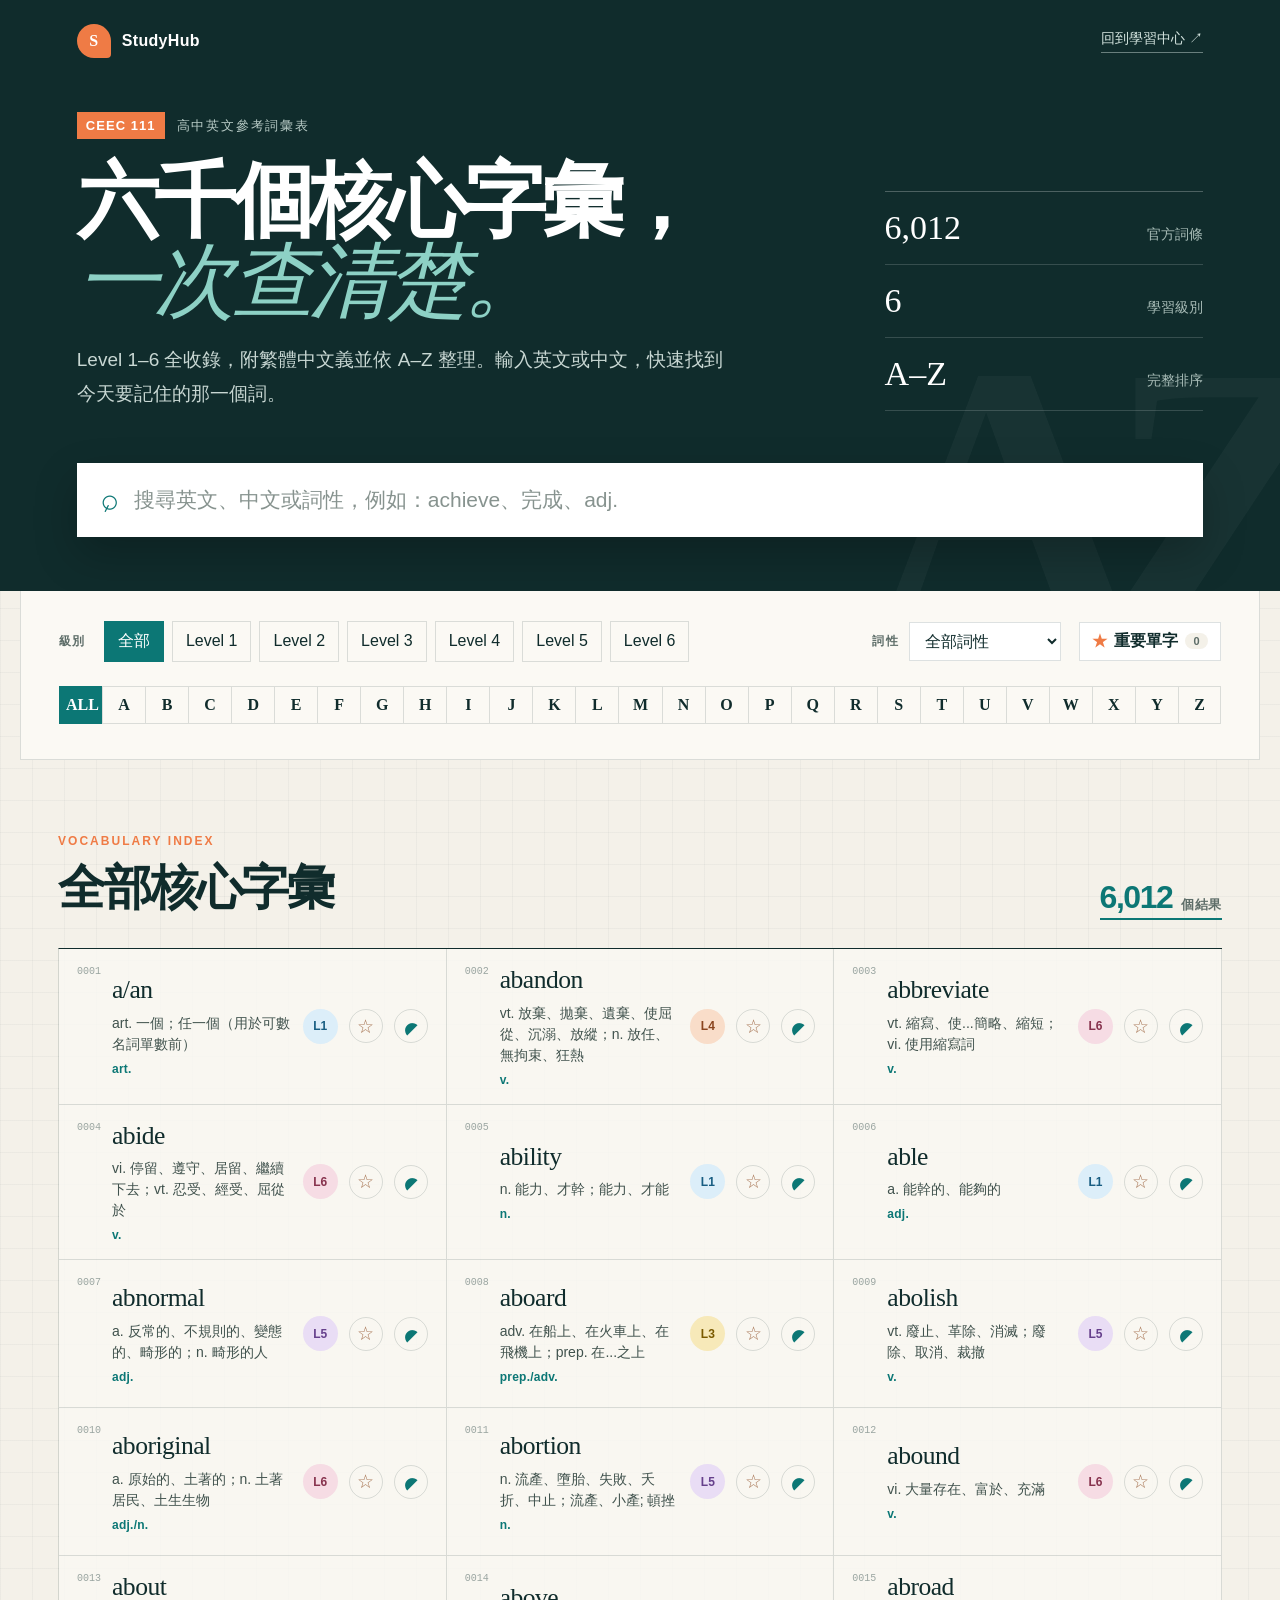
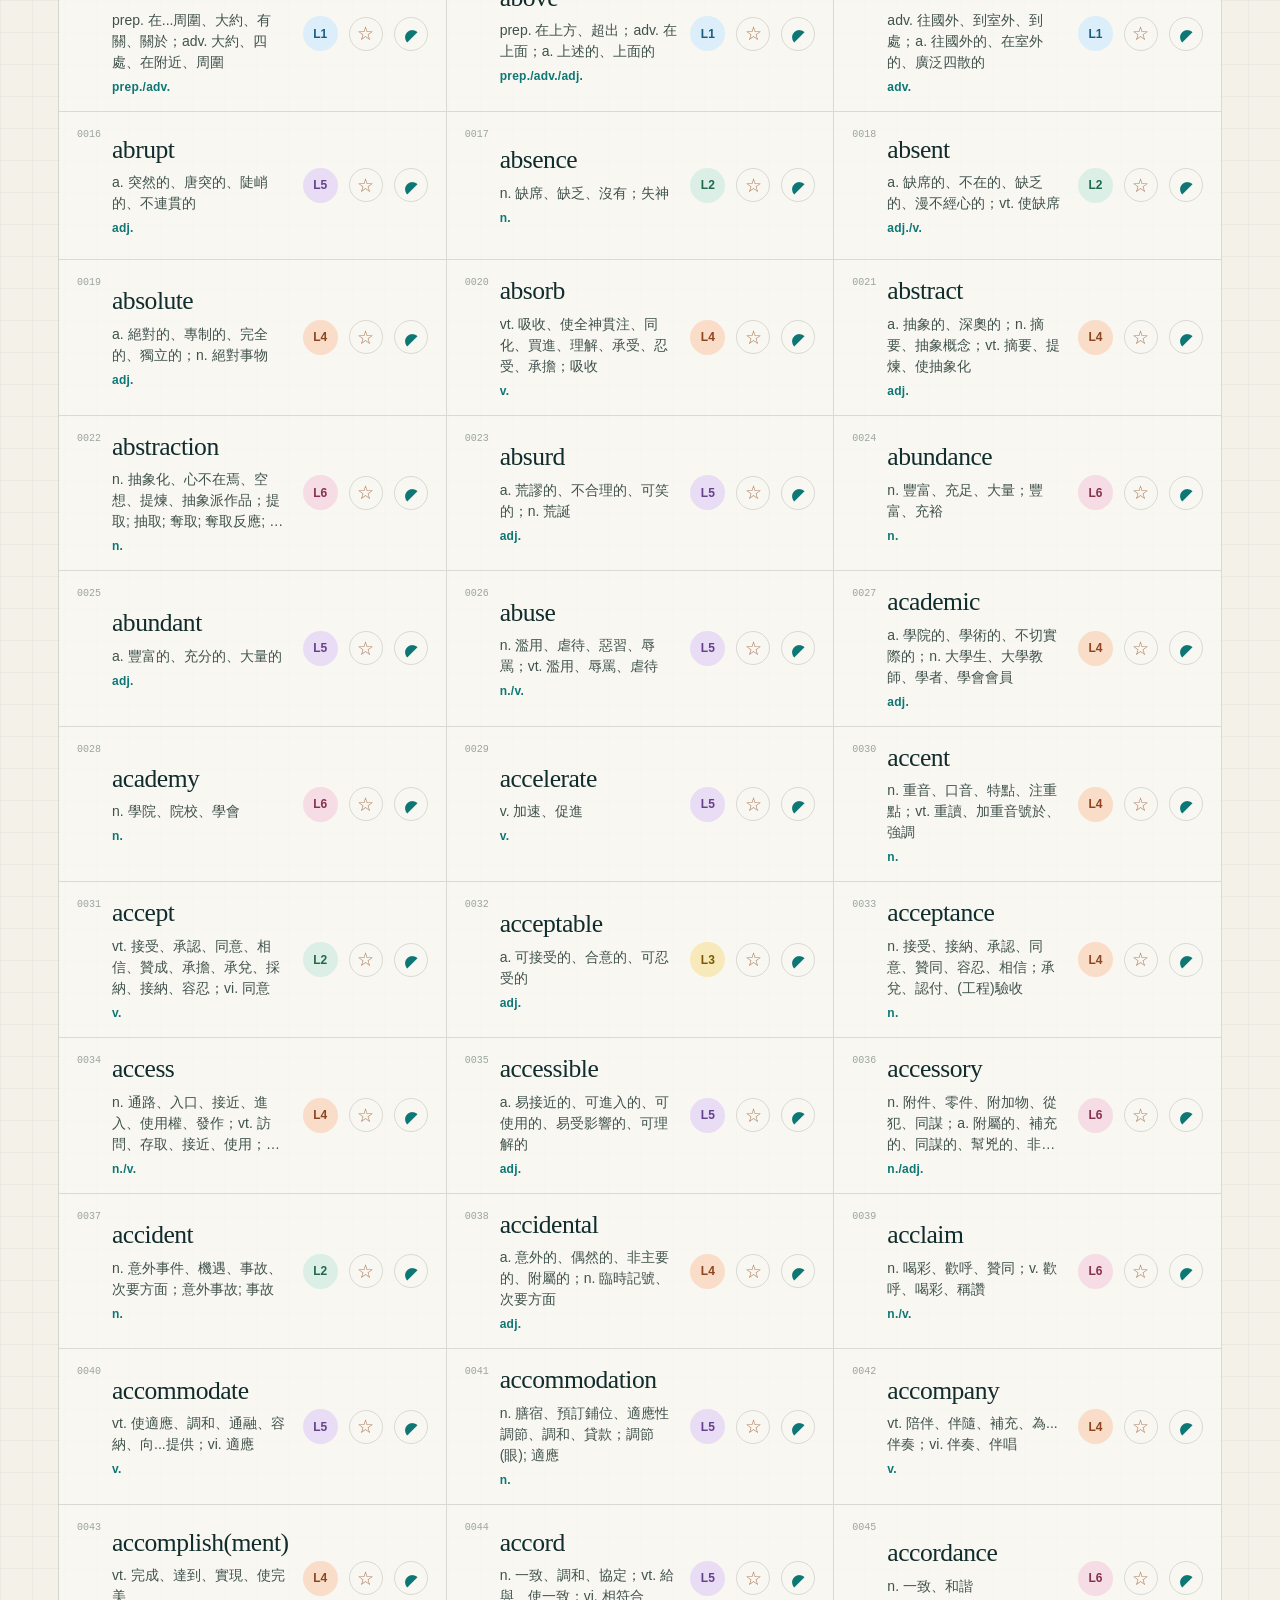
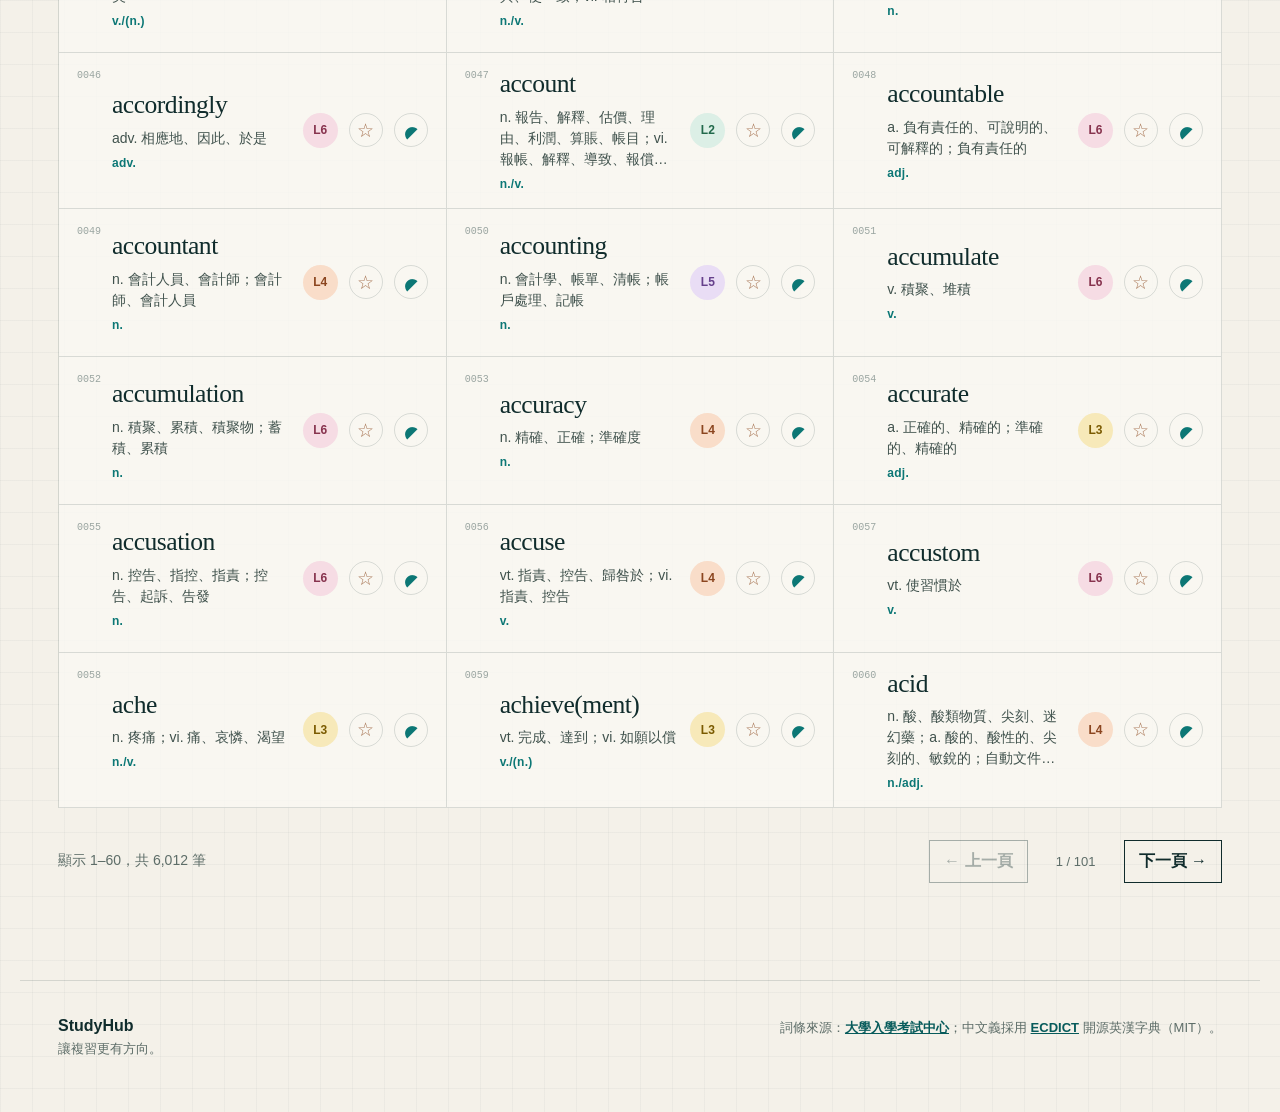
<file: public/vocabulary/index.html>
<!doctype html>
<html lang="zh-Hant">
<head>
  <meta charset="utf-8">
  <meta name="viewport" content="width=device-width, initial-scale=1">
  <title>高中核心字彙 A–Z｜StudyHub</title>
  <meta name="description" content="大考中心高中英文參考詞彙 Level 1–6，共 6,012 個詞條，可依字母、級別與詞性搜尋篩選。">
  <meta property="og:title" content="高中核心字彙 A–Z｜StudyHub">
  <meta property="og:description" content="6,012 個官方詞條，Level 1–6 一次查清楚。">
  <meta property="og:type" content="website">
  <meta property="og:image" content="https://jimmy980821-ops.github.io/studyhub-ai-learning-platform/vocabulary-og.png">
  <meta name="twitter:card" content="summary_large_image">
  <link rel="icon" href="../favicon.svg" type="image/svg+xml">
  <link rel="stylesheet" href="style.css">
  <script src="app.js" defer></script>
</head>
<body>
  <main class="vocab-page">
    <header class="vocab-hero">
      <nav class="vocab-nav" aria-label="主要導覽">
        <a class="vocab-brand" href="../">
          <span class="brand-mark" aria-hidden="true">S</span>
          <span>StudyHub</span>
        </a>
        <a class="back-link" href="../">回到學習中心 <span aria-hidden="true">↗</span></a>
      </nav>

      <div class="hero-grid">
        <section>
          <div class="eyebrow"><span>CEEC 111</span> 高中英文參考詞彙表</div>
          <h1>六千個核心字彙，<br><em>一次查清楚。</em></h1>
          <p class="hero-copy">Level 1–6 全收錄，附繁體中文義並依 A–Z 整理。輸入英文或中文，快速找到今天要記住的那一個詞。</p>
        </section>
        <aside class="hero-stats" aria-label="字彙統計">
          <div><strong>6,012</strong><span>官方詞條</span></div>
          <div><strong>6</strong><span>學習級別</span></div>
          <div><strong>A–Z</strong><span>完整排序</span></div>
        </aside>
      </div>

      <label class="search-box">
        <span class="search-icon" aria-hidden="true">⌕</span>
        <span class="sr-only">搜尋單字或詞性</span>
        <input id="vocabSearch" type="search" placeholder="搜尋英文、中文或詞性，例如：achieve、完成、adj." autocomplete="off">
        <button id="searchClear" type="button" hidden>清除</button>
      </label>
    </header>

    <section class="filter-panel" aria-label="字彙篩選器">
      <div class="filter-row">
        <span class="filter-label">級別</span>
        <div class="chip-list" id="levelFilters">
          <button class="active" type="button" data-level="all">全部</button>
          <button type="button" data-level="1">Level 1</button>
          <button type="button" data-level="2">Level 2</button>
          <button type="button" data-level="3">Level 3</button>
          <button type="button" data-level="4">Level 4</button>
          <button type="button" data-level="5">Level 5</button>
          <button type="button" data-level="6">Level 6</button>
        </div>
        <label class="pos-select">
          <span>詞性</span>
          <select id="posFilter">
            <option value="all">全部詞性</option>
            <option value="n.">名詞 n.</option>
            <option value="v.">動詞 v.</option>
            <option value="adj.">形容詞 adj.</option>
            <option value="adv.">副詞 adv.</option>
            <option value="prep.">介系詞 prep.</option>
            <option value="conj.">連接詞 conj.</option>
            <option value="pron.">代名詞 pron.</option>
          </select>
        </label>
        <button class="favorites-filter" id="favoritesFilter" type="button" aria-pressed="false">
          <span aria-hidden="true">★</span> 重要單字 <strong id="favoritesCount">0</strong>
        </button>
      </div>
      <div class="alphabet" id="alphabetFilters" aria-label="依字首篩選"></div>
    </section>

    <section class="results-section" id="resultsSection">
      <div class="results-heading">
        <div>
          <p class="section-kicker">VOCABULARY INDEX</p>
          <h2 id="resultsTitle">全部核心字彙</h2>
        </div>
        <div class="result-count" aria-live="polite"><strong id="resultCount">0</strong><span>個結果</span></div>
      </div>

      <div class="state-card loading" id="loadingState"><span></span>正在載入 6,012 個詞條…</div>
      <div class="state-card" id="errorState" hidden><strong>字彙資料暫時無法載入</strong><p>請重新整理頁面再試一次。</p></div>
      <div class="state-card empty-state" id="emptyState" hidden>
        <span aria-hidden="true">Aa</span><strong id="emptyTitle">找不到符合條件的字彙</strong><p id="emptyDescription">試試其他拼法，或清除目前的篩選條件。</p>
        <button id="resetFilters" type="button">清除全部篩選</button>
      </div>

      <div class="word-grid" id="wordGrid" hidden></div>
      <div class="pagination" id="pagination" hidden>
        <p id="pageSummary"></p>
        <div>
          <button id="previousPage" type="button">← 上一頁</button>
          <span id="pageIndicator"></span>
          <button id="nextPage" type="button">下一頁 →</button>
        </div>
      </div>
    </section>

    <footer class="vocab-footer">
      <div><strong>StudyHub</strong><span>讓複習更有方向。</span></div>
      <p>詞條來源：<a href="https://www.ceec.edu.tw/files/file_pool/1/0K213612821879129835/%E9%AB%98%E4%B8%AD%E8%8B%B1%E6%96%87%E5%8F%83%E8%80%83%E8%A9%9E%E5%BD%99%E8%A1%A8%28111%E5%AD%B8%E5%B9%B4%E5%BA%A6%E8%B5%B7%E9%81%A9%E7%94%A8%29.pdf" target="_blank" rel="noreferrer">大學入學考試中心</a>；中文義採用 <a href="https://github.com/skywind3000/ECDICT" target="_blank" rel="noreferrer">ECDICT</a> 開源英漢字典（MIT）。</p>
    </footer>
  </main>
</body>
</html>
</file>
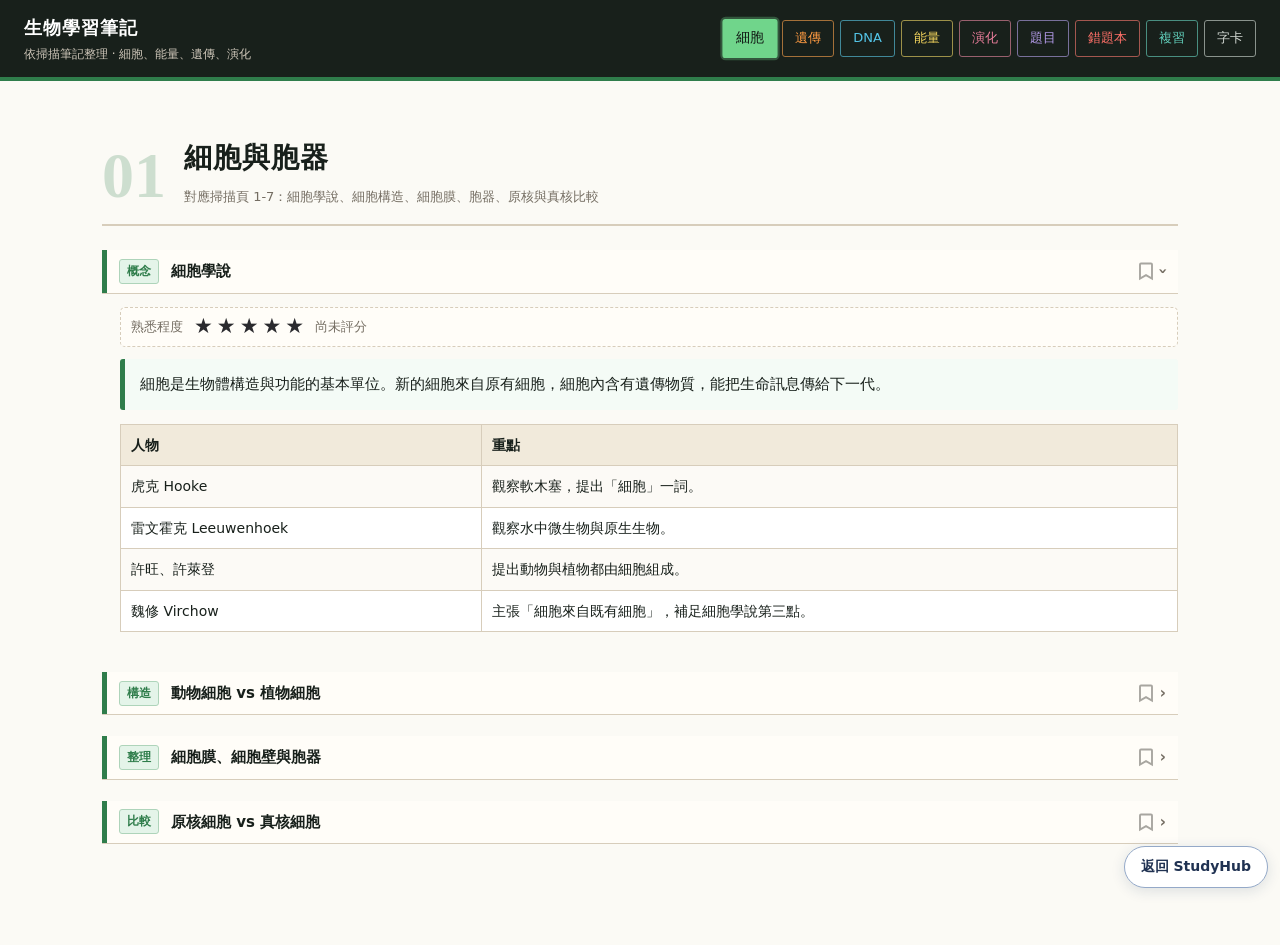
<file: public/studyhub/bio-notes/index.html>
<!DOCTYPE html>
<html lang="zh-Hant">
<head>
<meta charset="UTF-8">
<meta name="viewport" content="width=device-width, initial-scale=1.0">
<title>生物學習筆記</title>
<link rel="icon" type="image/png" sizes="192x192" href="./icon-192.png">
<link rel="shortcut icon" type="image/png" href="./icon-192.png">
<link rel="apple-touch-icon" sizes="180x180" href="./icon-180.png">
<link rel="manifest" href="./site.webmanifest">
<meta name="theme-color" content="#18201b">
<style>
:root {
  --ink:#18201b;
  --paper:#fbfaf5;
  --cream:#f1eadb;
  --line:#d7cdbb;
  --green:#2f7d4b;
  --blue:#2d6694;
  --red:#bc4b36;
  --gold:#9a6b20;
  --muted:#746d62;
  --highlight:#fff2b8;
}
* { box-sizing:border-box; }
body {
  margin:0;
  background:var(--paper);
  color:var(--ink);
  font-family:"Noto Sans TC","Microsoft JhengHei",system-ui,sans-serif;
  line-height:1.75;
  font-size:15px;
}
.topbar {
  position:sticky;
  top:0;
  z-index:20;
  background:var(--ink);
  color:white;
  padding:12px 24px;
  border-bottom:4px solid var(--green);
  display:flex;
  align-items:center;
  gap:18px;
  flex-wrap:wrap;
}
.brand { font-weight:800; letter-spacing:1px; font-size:18px; }
.sub { color:#cfc7ba; font-size:12px; }
.tabs { margin-left:auto; display:flex; gap:6px; flex-wrap:wrap; }
button {
  font:inherit;
}
.tab {
  border:1px solid #566158;
  background:transparent;
  color:#ddd;
  padding:6px 12px;
  border-radius:3px;
  cursor:pointer;
  font-size:13px;
}
.tab.active,.tab:hover { background:var(--green); border-color:var(--green); color:white; }
.pill {
  position:relative;
  display:inline-flex;
}
.pill input { position:absolute; opacity:0; }
.pill span {
  border:1px solid color-mix(in srgb, var(--tab-color, #aeb8b1) 58%, #26342d);
  background:transparent;
  color:var(--tab-color, #ddd);
  padding:6px 12px;
  border-radius:3px;
  cursor:pointer;
  font-size:13px;
  transition:transform .5s cubic-bezier(.34,1.56,.64,1),
    background .25s ease,color .25s ease,border-color .25s ease;
}
.pill span:hover {
  background:color-mix(in srgb, var(--tab-color, #ddd) 16%, transparent);
  border-color:var(--tab-color, #ddd);
  transform:translateY(-1px);
}
.pill input:focus-visible + span {
  outline:2px solid white;
  outline-offset:2px;
}
.pill input:checked + span {
  background:var(--tab-color, #ff8a00);
  color:var(--tab-ink, #101713);
  border-color:var(--tab-color, #ff8a00);
  transform:scale(1.06);
  box-shadow:0 0 0 2px color-mix(in srgb, var(--tab-color, #ff8a00) 30%, transparent);
}
.pill-cell { --tab-color:#70d58b; }
.pill-gene { --tab-color:#ff9b42; }
.pill-dna { --tab-color:#54c5e8; }
.pill-energy { --tab-color:#f3d45d; }
.pill-evo { --tab-color:#ed7f9d; }
.pill-exams { --tab-color:#b49bea; }
.pill-wrong { --tab-color:#ff7068; }
.pill-review { --tab-color:#62d1bd; }
.pill-cards { --tab-color:#d2d8d3; }
.container { max-width:1120px; margin:auto; padding:28px 22px 80px; }
.chapter { display:none; }
.chapter.active { display:block; }
.ch-head {
  border-bottom:2px solid var(--line);
  padding:24px 0 16px;
  margin-bottom:24px;
  display:flex;
  align-items:flex-end;
  gap:18px;
}
.ch-num {
  font-family:Georgia,serif;
  font-size:64px;
  line-height:1;
  color:var(--green);
  opacity:.22;
  font-weight:800;
}
h1,h2,h3 { margin:0; }
.ch-head h1 { font-size:28px; letter-spacing:1px; }
.ch-note { color:var(--muted); font-size:13px; margin-top:4px; }
.section { margin-bottom:22px; }
.section-title {
  border-left:5px solid var(--green);
  padding:8px 12px;
  background:#fffdf8;
  cursor:pointer;
  display:flex;
  justify-content:space-between;
  align-items:center;
  font-weight:800;
  box-shadow:0 1px 0 var(--line);
}
.section-title > span:first-child {
  display:flex;
  align-items:center;
  gap:6px;
  flex-wrap:wrap;
}
.section-tools {
  display:flex;
  align-items:center;
  gap:10px;
  margin-left:auto;
  padding-left:10px;
}
.mark {
  width:28px;
  height:24px;
  display:inline-flex;
  align-items:center;
  justify-content:center;
  cursor:pointer;
}
.mark input { position:absolute; opacity:0; }
.mark svg {
  width:24px;
  height:24px;
  fill:transparent;
  stroke:#a8a6a0;
  stroke-width:1.9;
  transition:fill .3s,stroke .3s;
}
.mark input:checked + svg {
  fill:#ff8a00;
  stroke:#ff8a00;
  animation:drop .55s cubic-bezier(.34,1.56,.64,1);
}
@keyframes drop {
  0% { transform:translateY(-9px) scale(.9); }
  55% { transform:translateY(3px) scale(1.14); }
  100% { transform:translateY(0) scale(1); }
}
.section-title:hover { background:var(--cream); }
.section-title .arrow { transition:.2s; color:var(--muted); }
.section-title.open .arrow { transform:rotate(90deg); }
.section-body { display:none; padding:14px 0 4px 18px; }
.section-body.open { display:block; }
.tag {
  display:inline-block;
  font-size:12px;
  padding:1px 7px;
  border-radius:3px;
  margin-right:6px;
  font-weight:800;
}
.tag-cell { background:#e4f4e9; color:var(--green); border:1px solid #aed4ba; }
.tag-energy { background:#e8f1fa; color:var(--blue); border:1px solid #bad3e8; }
.tag-gene { background:#fff0dd; color:var(--gold); border:1px solid #e0c28a; }
.tag-evo { background:#ffe8e4; color:var(--red); border:1px solid #e3b1a9; }
.callout {
  border-left:5px solid var(--green);
  background:#f4fbf6;
  padding:12px 15px;
  margin:0 0 14px;
  border-radius:3px;
}
.callout.blue { border-color:var(--blue); background:#f1f7fd; }
.callout.red { border-color:var(--red); background:#fff4f2; }
.callout.gold { border-color:var(--gold); background:#fff9ec; }
.keyword {
  background:var(--highlight);
  border:1px solid #e7d37a;
  padding:0 6px;
  border-radius:3px;
  font-weight:800;
  color:#735200;
}
.note-table {
  width:100%;
  border-collapse:collapse;
  background:white;
  margin:0 0 14px;
  font-size:14px;
}
.note-table th,.note-table td {
  border:1px solid var(--line);
  padding:8px 10px;
  vertical-align:top;
}
.note-table th {
  background:var(--cream);
  text-align:left;
  white-space:nowrap;
}
.note-table tr:nth-child(even) td { background:#fcfaf6; }
.grid {
  display:grid;
  grid-template-columns:repeat(2,minmax(0,1fr));
  gap:12px;
  margin-bottom:14px;
}
.card {
  border:1px solid var(--line);
  background:white;
  border-radius:4px;
  overflow:hidden;
}
.card h3 {
  background:var(--cream);
  padding:8px 12px;
  font-size:15px;
}
.card div { padding:10px 12px; font-size:14px; }
.timeline {
  border-left:3px solid var(--line);
  margin:0 0 14px 9px;
  padding-left:18px;
}
.tl {
  position:relative;
  margin:0 0 10px;
}
.tl::before {
  content:"";
  position:absolute;
  left:-26px;
  top:9px;
  width:10px;
  height:10px;
  border-radius:50%;
  background:var(--green);
  box-shadow:0 0 0 3px white,0 0 0 4px var(--green);
}
.formula {
  font-family:"Consolas","JetBrains Mono",monospace;
  background:#202820;
  color:#eaf7ea;
  padding:8px 10px;
  border-radius:4px;
  display:inline-block;
  margin:4px 0;
}
ul.clean { list-style:none; padding:0; margin:0 0 14px; }
ul.clean li {
  border-bottom:1px dashed var(--line);
  padding:5px 0 5px 18px;
  position:relative;
}
ul.clean li::before {
  content:"›";
  position:absolute;
  left:4px;
  color:var(--green);
  font-weight:900;
}
.fc-grid {
  display:grid;
  grid-template-columns:repeat(auto-fill,minmax(220px,1fr));
  gap:12px;
}
.fc {
  height:160px;
  perspective:900px;
  cursor:pointer;
}
.fc-inner {
  height:100%;
  position:relative;
  transition:transform .45s;
  transform-style:preserve-3d;
}
.fc.flipped .fc-inner { transform:rotateY(180deg); }
.front,.back {
  position:absolute;
  inset:0;
  backface-visibility:hidden;
  border-radius:5px;
  display:flex;
  align-items:center;
  justify-content:center;
  padding:14px;
  text-align:center;
}
.front { background:var(--ink); color:white; font-weight:900; }
.back { background:var(--highlight); border:2px solid #e7d37a; transform:rotateY(180deg); font-size:13px; }
.mini { color:var(--muted); font-size:12px; margin-bottom:12px; }
.review-list {
  display:grid;
  gap:10px;
  margin-top:12px;
}
.review-item {
  border:1px solid var(--line);
  background:white;
  border-left:5px solid #ff8a00;
  border-radius:5px;
  padding:10px 12px;
  display:flex;
  justify-content:space-between;
  align-items:center;
  gap:12px;
}
.review-item strong { display:block; }
.review-meta {
  color:var(--muted);
  font-size:12px;
}
.review-jump {
  border:1px solid #ff8a00;
  background:#ff8a00;
  color:#0e0e10;
  border-radius:4px;
  padding:6px 10px;
  font-weight:800;
  cursor:pointer;
  white-space:nowrap;
}
.empty-review {
  border:1px dashed var(--line);
  background:#fffdf8;
  border-radius:5px;
  padding:16px;
  color:var(--muted);
}
.self-check {
  display:flex;
  align-items:center;
  gap:10px;
  flex-wrap:wrap;
  border:1px dashed var(--line);
  background:#fffdf8;
  padding:8px 10px;
  margin:0 0 12px;
  border-radius:5px;
  font-size:13px;
  color:var(--muted);
}
.stars { display:inline-flex; gap:2px; }
.star {
  border:0;
  background:transparent;
  color:#2a2a2e;
  cursor:pointer;
  padding:0 1px;
  font-size:21px;
  line-height:1;
  transition:transform .25s cubic-bezier(.34,1.56,.64,1),color .15s ease;
}
.star.on { color:#ff8a00; }
.star.pop { transform:scale(1.3); }
.gene-tool {
  border:1px solid var(--line);
  background:white;
  border-radius:6px;
  padding:14px;
  margin:14px 0;
}
.tool-row {
  display:flex;
  gap:10px;
  align-items:flex-end;
  flex-wrap:wrap;
  margin-bottom:12px;
}
.tool-field {
  display:flex;
  flex-direction:column;
  gap:4px;
  font-size:13px;
  color:var(--muted);
}
.tool-field input {
  min-width:150px;
  border:1px solid var(--line);
  border-radius:4px;
  padding:8px 10px;
  font:inherit;
  background:#fffdf8;
}
.tool-button {
  border:1px solid #ff8a00;
  background:#ff8a00;
  color:#0e0e10;
  padding:8px 14px;
  border-radius:4px;
  cursor:pointer;
  font-weight:800;
}
.punnett-wrap { overflow-x:auto; }
.punnett {
  border-collapse:collapse;
  margin:10px auto;
  background:white;
}
.punnett th,.punnett td {
  border:4px solid var(--line);
  min-width:92px;
  height:72px;
  text-align:center;
  font-size:22px;
  font-weight:900;
  padding:8px;
}
.punnett th {
  background:#fffdf8;
  color:var(--ink);
}
.tool-result {
  display:grid;
  grid-template-columns:repeat(2,minmax(0,1fr));
  gap:10px;
  margin-top:10px;
}
.result-card {
  border:1px solid var(--line);
  background:#fcfaf6;
  border-radius:5px;
  padding:10px;
  font-size:14px;
}
.result-card strong { display:block; margin-bottom:4px; }
.tool-error {
  color:var(--red);
  font-weight:800;
  margin-top:8px;
}
.exam-panel {
  border:1px solid var(--line);
  background:white;
  border-radius:6px;
  padding:14px;
  margin-bottom:14px;
}
.exam-controls {
  display:flex;
  gap:10px;
  align-items:center;
  flex-wrap:wrap;
  margin-bottom:12px;
}
.exam-controls select {
  border:1px solid var(--line);
  background:#fffdf8;
  border-radius:4px;
  padding:8px 10px;
  font:inherit;
}
.exam-score {
  margin-left:auto;
  color:var(--muted);
  font-size:13px;
}
.question-list {
  display:grid;
  gap:12px;
}
.question-card {
  border:1px solid var(--line);
  background:#fffdf8;
  border-radius:6px;
  padding:12px;
}
.question-head {
  display:flex;
  justify-content:space-between;
  gap:10px;
  margin-bottom:8px;
  font-weight:900;
}
.question-unit {
  color:var(--muted);
  font-size:12px;
  white-space:nowrap;
}
.choice-grid {
  display:grid;
  gap:8px;
  margin-top:10px;
}
.choice {
  border:1px solid var(--line);
  background:white;
  border-radius:4px;
  padding:8px 10px;
  text-align:left;
  cursor:pointer;
  font:inherit;
}
.choice:hover { border-color:#ff8a00; }
.choice.correct {
  background:#e4f4e9;
  border-color:var(--green);
  font-weight:800;
}
.choice.wrong {
  background:#fff4f2;
  border-color:var(--red);
  font-weight:800;
}
.explain {
  margin-top:10px;
  border-left:4px solid var(--green);
  background:#f4fbf6;
  padding:8px 10px;
  border-radius:3px;
  font-size:14px;
  display:none;
}
.explain.show { display:block; }
.wrong-book-summary {
  display:flex;
  align-items:center;
  justify-content:space-between;
  gap:12px;
  margin-bottom:14px;
}
.wrong-count {
  font-weight:900;
  color:var(--red);
}
.empty-state {
  border:1px dashed var(--line);
  background:#fffdf8;
  color:var(--muted);
  padding:28px 18px;
  text-align:center;
  border-radius:6px;
}
.diagram {
  position:relative;
  width:100%;
  background:#fffdf8;
  border:1px solid var(--line);
  border-radius:6px;
  margin:0 0 14px;
  padding:12px;
  overflow:hidden;
}
.diagram-title {
  font-weight:900;
  margin-bottom:8px;
  color:var(--ink);
}
.diagram svg {
  width:100%;
  height:auto;
  display:block;
}
.diagram svg text {
  paint-order:stroke;
  stroke:#fffdf8;
  stroke-width:3px;
  stroke-linejoin:round;
}
.diagram svg .no-halo {
  paint-order:normal;
  stroke:none;
}
.diagram-zoom {
  display:none;
  position:absolute;
  top:8px;
  right:8px;
  z-index:2;
  width:34px;
  height:34px;
  padding:0;
  border:1px solid var(--line);
  border-radius:4px;
  background:#fffdf8;
  color:var(--ink);
  font-size:21px;
  line-height:1;
  cursor:pointer;
}
.diagram-lightbox {
  position:fixed;
  inset:0;
  z-index:1000;
  display:none;
  grid-template-rows:auto 1fr;
  background:rgba(14,23,18,.97);
}
.diagram-lightbox.open { display:grid; }
.diagram-lightbox-bar {
  display:flex;
  align-items:center;
  justify-content:space-between;
  gap:12px;
  min-height:54px;
  padding:8px 14px;
  color:white;
  border-bottom:1px solid #46554c;
}
.diagram-lightbox-title {
  font-weight:800;
  overflow:hidden;
  text-overflow:ellipsis;
  white-space:nowrap;
}
.diagram-lightbox-close {
  flex:0 0 auto;
  width:38px;
  height:38px;
  padding:0;
  border:1px solid #87938b;
  border-radius:4px;
  background:transparent;
  color:white;
  font-size:25px;
  cursor:pointer;
}
.diagram-lightbox-canvas {
  overflow:auto;
  padding:18px;
  overscroll-behavior:contain;
}
.diagram-lightbox-canvas svg {
  width:900px;
  max-width:none;
  height:auto;
  display:block;
  background:#fffdf8;
}
@media (max-width:640px) {
  .diagram { padding:8px; overflow:visible; }
  .diagram svg { min-width:0; width:100%; }
  .diagram-title { min-height:34px; padding-right:42px; }
  .diagram-zoom { display:grid; place-items:center; }
  .wrong-book-summary { align-items:flex-start; flex-direction:column; }
}
.svg-label { font-size:13px; font-weight:700; fill:var(--ink); }
.svg-small { font-size:11px; fill:var(--muted); }
.svg-line { stroke:var(--ink); stroke-width:1.8; fill:none; }
.svg-arrow { stroke:var(--red); stroke-width:2; fill:none; marker-end:url(#arrow-red); }
.process {
  display:grid;
  grid-template-columns:repeat(5,1fr);
  gap:8px;
  margin:0 0 14px;
}
.step {
  background:white;
  border:1px solid var(--line);
  border-top:4px solid var(--green);
  padding:10px;
  border-radius:4px;
  min-height:88px;
}
.step strong { display:block; margin-bottom:4px; }
.table-wrap { overflow-x:auto; margin-bottom:14px; }
@media (max-width:720px) {
  .tabs { margin-left:0; }
  .grid { grid-template-columns:1fr; }
  .tool-result { grid-template-columns:1fr; }
  .exam-score { margin-left:0; }
  .process { grid-template-columns:1fr; }
  .ch-num { font-size:44px; }
  .note-table { font-size:13px; }
}
</style>
</head>
<body>
<div class="topbar">
  <div>
    <div class="brand">生物學習筆記</div>
    <div class="sub">依掃描筆記整理 · 細胞、能量、遺傳、演化</div>
  </div>
  <div class="tabs">
    <label class="pill pill-cell"><input class="tab-choice" type="radio" name="chapter" checked onchange="showChapter('cell')"><span>細胞</span></label>
    <label class="pill pill-gene"><input class="tab-choice" type="radio" name="chapter" onchange="showChapter('gene')"><span>遺傳</span></label>
    <label class="pill pill-dna"><input class="tab-choice" type="radio" name="chapter" onchange="showChapter('dna')"><span>DNA</span></label>
    <label class="pill pill-energy"><input class="tab-choice" type="radio" name="chapter" onchange="showChapter('energy')"><span>能量</span></label>
    <label class="pill pill-evo"><input class="tab-choice" type="radio" name="chapter" onchange="showChapter('evo')"><span>演化</span></label>
    <label class="pill pill-exams"><input class="tab-choice" type="radio" name="chapter" onchange="showChapter('exams')"><span>題目</span></label>
    <label class="pill pill-wrong"><input class="tab-choice" type="radio" name="chapter" onchange="showChapter('wrong')"><span>錯題本</span></label>
    <label class="pill pill-review"><input class="tab-choice" type="radio" name="chapter" onchange="showChapter('review')"><span>複習</span></label>
    <label class="pill pill-cards"><input class="tab-choice" type="radio" name="chapter" onchange="showChapter('cards')"><span>字卡</span></label>
  </div>
</div>

<main class="container">
<section id="cell" class="chapter active">
  <div class="ch-head">
    <div class="ch-num">01</div>
    <div>
      <h1>細胞與胞器</h1>
      <div class="ch-note">對應掃描頁 1-7：細胞學說、細胞構造、細胞膜、胞器、原核與真核比較</div>
    </div>
  </div>

  <div class="section">
    <div class="section-title open" onclick="toggle(this)"><span><span class="tag tag-cell">概念</span>細胞學說</span><span class="arrow">›</span></div>
    <div class="section-body open">
      <div class="callout">細胞是生物體構造與功能的基本單位。新的細胞來自原有細胞，細胞內含有遺傳物質，能把生命訊息傳給下一代。</div>
      <table class="note-table">
        <tr><th>人物</th><th>重點</th></tr>
        <tr><td>虎克 Hooke</td><td>觀察軟木塞，提出「細胞」一詞。</td></tr>
        <tr><td>雷文霍克 Leeuwenhoek</td><td>觀察水中微生物與原生生物。</td></tr>
        <tr><td>許旺、許萊登</td><td>提出動物與植物都由細胞組成。</td></tr>
        <tr><td>魏修 Virchow</td><td>主張「細胞來自既有細胞」，補足細胞學說第三點。</td></tr>
      </table>
    </div>
  </div>

  <div class="section">
    <div class="section-title" onclick="toggle(this)"><span><span class="tag tag-cell">構造</span>動物細胞 vs 植物細胞</span><span class="arrow">›</span></div>
    <div class="section-body">
      <div class="diagram">
        <div class="diagram-title">動物細胞與植物細胞示意圖</div>
        <svg viewBox="0 0 980 430" role="img" aria-label="動物細胞與植物細胞的構造比較">
          <defs>
            <marker id="arrow-red" markerWidth="8" markerHeight="8" refX="7" refY="4" orient="auto"><path d="M0,0 L8,4 L0,8 Z" fill="#bc4b36"/></marker>
          </defs>
          <text x="210" y="28" class="svg-label" text-anchor="middle">動物細胞</text>
          <text x="705" y="28" class="svg-label" text-anchor="middle">植物細胞</text>
          <path d="M82,198 C65,105 145,55 245,67 C330,77 388,140 360,235 C335,320 250,360 160,330 C105,312 90,260 82,198Z" fill="#f7d8cf" stroke="#bc4b36" stroke-width="3"/>
          <ellipse cx="220" cy="198" rx="72" ry="54" fill="#dbe9fb" stroke="#2d6694" stroke-width="3"/>
          <circle cx="220" cy="198" r="18" fill="#2d6694" opacity=".85"/>
          <ellipse cx="145" cy="265" rx="36" ry="16" fill="#f3c072" stroke="#9a6b20" stroke-width="2"/>
          <path d="M126,265 C140,254 154,276 168,265" class="svg-line"/>
          <ellipse cx="302" cy="245" rx="34" ry="15" fill="#f3c072" stroke="#9a6b20" stroke-width="2"/>
          <path d="M286,245 C300,235 313,256 326,245" class="svg-line"/>
          <path d="M140,145 C170,128 198,130 220,146 M136,162 C170,148 201,151 232,170" stroke="#7a5c2a" stroke-width="3" fill="none"/>
          <path d="M270,132 C295,140 315,160 325,184 M266,150 C288,158 303,174 315,195" stroke="#7a5c2a" stroke-width="3" fill="none"/>
          <circle cx="270" cy="305" r="14" fill="#9b59b6" opacity=".8"/>
          <circle cx="112" cy="210" r="5" fill="#18201b"/>
          <circle cx="320" cy="115" r="5" fill="#18201b"/>
          <line x1="220" y1="145" x2="220" y2="74" class="svg-arrow"/><text x="220" y="62" class="svg-small" text-anchor="middle">細胞核、核仁</text>
          <line x1="145" y1="265" x2="60" y2="335" class="svg-arrow"/><text x="56" y="355" class="svg-small">粒線體</text>
          <line x1="150" y1="145" x2="50" y2="118" class="svg-arrow"/><text x="18" y="112" class="svg-small">內質網</text>
          <line x1="82" y1="198" x2="36" y2="206" class="svg-arrow"/><text x="8" y="228" class="svg-small">細胞膜</text>
          <line x1="270" y1="305" x2="330" y2="366" class="svg-arrow"/><text x="338" y="382" class="svg-small">溶體</text>

          <rect x="515" y="70" width="360" height="280" rx="24" fill="#d7ebc6" stroke="#2f7d4b" stroke-width="12"/>
          <rect x="535" y="90" width="320" height="240" rx="18" fill="#f2f9ed" stroke="#5ba36e" stroke-width="3"/>
          <ellipse cx="690" cy="204" rx="90" ry="66" fill="#d7e8fb" stroke="#2d6694" stroke-width="3"/>
          <circle cx="690" cy="204" r="20" fill="#2d6694" opacity=".8"/>
          <ellipse cx="610" cy="284" rx="55" ry="24" fill="#9bd67f" stroke="#2f7d4b" stroke-width="3"/>
          <path d="M580,284 C600,264 622,304 644,284" stroke="#2f7d4b" stroke-width="2" fill="none"/>
          <ellipse cx="800" cy="140" rx="45" ry="20" fill="#9bd67f" stroke="#2f7d4b" stroke-width="3"/>
          <path d="M778,140 C795,124 812,154 828,140" stroke="#2f7d4b" stroke-width="2" fill="none"/>
          <ellipse cx="796" cy="278" rx="40" ry="18" fill="#f3c072" stroke="#9a6b20" stroke-width="2"/>
          <path d="M778,278 C794,266 812,292 828,278" class="svg-line"/>
          <path d="M570,135 C615,110 665,112 708,138 M570,154 C620,132 664,135 724,166" stroke="#7a5c2a" stroke-width="3" fill="none"/>
          <path d="M745,220 C780,224 815,236 835,260" stroke="#7a5c2a" stroke-width="3" fill="none"/>
          <line x1="515" y1="76" x2="470" y2="54" class="svg-arrow"/><text x="424" y="48" class="svg-small">細胞壁</text>
          <line x1="535" y1="106" x2="465" y2="112" class="svg-arrow"/><text x="407" y="118" class="svg-small">細胞膜</text>
          <line x1="690" y1="138" x2="690" y2="52" class="svg-arrow"/><text x="690" y="42" class="svg-small" text-anchor="middle">細胞核、核仁</text>
          <line x1="610" y1="284" x2="550" y2="380" class="svg-arrow"/><text x="495" y="398" class="svg-small">葉綠體</text>
          <line x1="796" y1="278" x2="880" y2="375" class="svg-arrow"/><text x="888" y="392" class="svg-small">粒線體</text>
          <line x1="785" y1="150" x2="925" y2="125" class="svg-arrow"/><text x="930" y="130" class="svg-small">大型液胞</text>
          <text x="210" y="404" class="svg-small" text-anchor="middle">無細胞壁、無葉綠體，常有中心粒與較小液胞</text>
          <text x="705" y="404" class="svg-small" text-anchor="middle">有細胞壁、葉綠體、大型液胞，形狀較固定</text>
        </svg>
      </div>
      <table class="note-table">
        <tr><th>構造</th><th>動物細胞</th><th>植物細胞</th></tr>
        <tr><td>細胞膜</td><td>有</td><td>有</td></tr>
        <tr><td>細胞壁</td><td>無</td><td>有，植物主要成分為纖維素；真菌為幾丁質、細菌為肽聚醣。</td></tr>
        <tr><td>葉綠體</td><td>無</td><td>有，行光合作用。</td></tr>
        <tr><td>液胞</td><td>小且較不明顯</td><td>大型液胞，儲存水分、養分與廢物。</td></tr>
        <tr><td>中心粒</td><td>常見</td><td>多數高等植物沒有。</td></tr>
        <tr><td>形狀</td><td>較不固定</td><td>因細胞壁較固定。</td></tr>
      </table>
      <table class="note-table">
        <tr><th>構造</th><th>組成</th><th>位置</th><th>重點功能</th></tr>
        <tr><td>細胞膜</td><td>磷脂雙層、蛋白質、醣類、固醇類。</td><td>包圍細胞外側；植物細胞位於細胞壁內側。</td><td>區隔細胞內外水溶液，控制物質進出，並透過膜蛋白與醣類進行運輸、受器作用與細胞辨識。</td></tr>
        <tr><td>細胞壁</td><td>植物為纖維素；真菌為幾丁質；細菌為肽聚醣。</td><td>細胞膜外側。</td><td>保護細胞、維持細胞形狀並提供支持。</td></tr>
        <tr><td>細胞核</td><td>核膜、核質、染色體、核仁；染色體由 DNA 與蛋白質組成。</td><td>真核細胞內。</td><td>儲存遺傳物質、控制細胞活動；核仁製造核糖體組成成分。</td></tr>
        <tr><td>細胞質</td><td>胞質液、膜狀胞器與非膜構造；胞質液含水、離子、酵素與膠狀物質。</td><td>細胞膜以內、細胞核以外。</td><td>許多化學反應進行處，也是胞器分布與物質運輸的環境。</td></tr>
        <tr><td>中心體 / 中心粒</td><td>動物細胞常見，中心粒由微管蛋白構成。</td><td>細胞核附近。</td><td>細胞分裂時幫助形成紡錘絲。</td></tr>
        <tr><td>核糖體</td><td>RNA 與蛋白質組成。</td><td>可游離於細胞質，也可附著在粗糙內質網、核膜外側；粒線體與葉綠體內也有。</td><td>合成蛋白質。</td></tr>
      </table>
    </div>
  </div>

  <div class="section">
    <div class="section-title" onclick="toggle(this)"><span><span class="tag tag-cell">整理</span>細胞膜、細胞壁與胞器</span><span class="arrow">›</span></div>
    <div class="section-body">
      <div class="diagram">
        <div class="diagram-title">細胞膜：磷脂雙層與選擇性通透</div>
        <svg viewBox="0 0 900 220" role="img" aria-label="磷脂雙層示意圖">
          <defs>
            <marker id="arrow-red" markerWidth="8" markerHeight="8" refX="7" refY="4" orient="auto"><path d="M0,0 L8,4 L0,8 Z" fill="#bc4b36"/></marker>
          </defs>
          <rect x="0" y="0" width="900" height="220" fill="#fffdf8"/>
          <text x="450" y="24" class="svg-label" text-anchor="middle">親水端朝外，疏水端相對；膜蛋白協助運輸、辨識與受器作用</text>
          <g transform="translate(80,62)">
            <script type="application/ecmascript"><![CDATA[]]></script>
            <circle cx="0" cy="0" r="12" fill="#2d6694"/><line x1="-5" y1="12" x2="-12" y2="48" stroke="#2d6694" stroke-width="3"/><line x1="5" y1="12" x2="12" y2="48" stroke="#2d6694" stroke-width="3"/>
            <circle cx="55" cy="0" r="12" fill="#2d6694"/><line x1="50" y1="12" x2="43" y2="48" stroke="#2d6694" stroke-width="3"/><line x1="60" y1="12" x2="67" y2="48" stroke="#2d6694" stroke-width="3"/>
            <circle cx="110" cy="0" r="12" fill="#2d6694"/><line x1="105" y1="12" x2="98" y2="48" stroke="#2d6694" stroke-width="3"/><line x1="115" y1="12" x2="122" y2="48" stroke="#2d6694" stroke-width="3"/>
            <circle cx="165" cy="0" r="12" fill="#2d6694"/><line x1="160" y1="12" x2="153" y2="48" stroke="#2d6694" stroke-width="3"/><line x1="170" y1="12" x2="177" y2="48" stroke="#2d6694" stroke-width="3"/>
            <circle cx="220" cy="0" r="12" fill="#2d6694"/><line x1="215" y1="12" x2="208" y2="48" stroke="#2d6694" stroke-width="3"/><line x1="225" y1="12" x2="232" y2="48" stroke="#2d6694" stroke-width="3"/>
            <circle cx="275" cy="0" r="12" fill="#2d6694"/><line x1="270" y1="12" x2="263" y2="48" stroke="#2d6694" stroke-width="3"/><line x1="280" y1="12" x2="287" y2="48" stroke="#2d6694" stroke-width="3"/>
            <circle cx="330" cy="0" r="12" fill="#2d6694"/><line x1="325" y1="12" x2="318" y2="48" stroke="#2d6694" stroke-width="3"/><line x1="335" y1="12" x2="342" y2="48" stroke="#2d6694" stroke-width="3"/>
            <circle cx="385" cy="0" r="12" fill="#2d6694"/><line x1="380" y1="12" x2="373" y2="48" stroke="#2d6694" stroke-width="3"/><line x1="390" y1="12" x2="397" y2="48" stroke="#2d6694" stroke-width="3"/>
            <circle cx="0" cy="96" r="12" fill="#2d6694"/><line x1="-12" y1="48" x2="-5" y2="84" stroke="#2d6694" stroke-width="3"/><line x1="12" y1="48" x2="5" y2="84" stroke="#2d6694" stroke-width="3"/>
            <circle cx="55" cy="96" r="12" fill="#2d6694"/><line x1="43" y1="48" x2="50" y2="84" stroke="#2d6694" stroke-width="3"/><line x1="67" y1="48" x2="60" y2="84" stroke="#2d6694" stroke-width="3"/>
            <circle cx="110" cy="96" r="12" fill="#2d6694"/><line x1="98" y1="48" x2="105" y2="84" stroke="#2d6694" stroke-width="3"/><line x1="122" y1="48" x2="115" y2="84" stroke="#2d6694" stroke-width="3"/>
            <circle cx="165" cy="96" r="12" fill="#2d6694"/><line x1="153" y1="48" x2="160" y2="84" stroke="#2d6694" stroke-width="3"/><line x1="177" y1="48" x2="170" y2="84" stroke="#2d6694" stroke-width="3"/>
            <circle cx="220" cy="96" r="12" fill="#2d6694"/><line x1="208" y1="48" x2="215" y2="84" stroke="#2d6694" stroke-width="3"/><line x1="232" y1="48" x2="225" y2="84" stroke="#2d6694" stroke-width="3"/>
            <circle cx="275" cy="96" r="12" fill="#2d6694"/><line x1="263" y1="48" x2="270" y2="84" stroke="#2d6694" stroke-width="3"/><line x1="287" y1="48" x2="280" y2="84" stroke="#2d6694" stroke-width="3"/>
            <circle cx="330" cy="96" r="12" fill="#2d6694"/><line x1="318" y1="48" x2="325" y2="84" stroke="#2d6694" stroke-width="3"/><line x1="342" y1="48" x2="335" y2="84" stroke="#2d6694" stroke-width="3"/>
            <circle cx="385" cy="96" r="12" fill="#2d6694"/><line x1="373" y1="48" x2="380" y2="84" stroke="#2d6694" stroke-width="3"/><line x1="397" y1="48" x2="390" y2="84" stroke="#2d6694" stroke-width="3"/>
          </g>
          <path d="M580,55 C545,80 545,140 580,165 C615,140 615,80 580,55Z" fill="#9bd67f" stroke="#2f7d4b" stroke-width="3"/>
          <path d="M695,75 L808,75" class="svg-arrow"/><text x="752" y="66" class="svg-small" text-anchor="middle">小分子可通過</text>
          <path d="M695,132 L808,132" stroke="#bc4b36" stroke-width="2" stroke-dasharray="7 5"/><text x="752" y="154" class="svg-small" text-anchor="middle">大型/帶電物質需蛋白質協助</text>
          <text x="80" y="195" class="svg-small">磷脂</text><text x="565" y="195" class="svg-small">膜蛋白</text><text x="708" y="195" class="svg-small">物質進出</text>
        </svg>
      </div>
      <div class="grid">
        <div class="card"><h3>細胞膜</h3><div>主要由<span class="keyword">磷脂雙層</span>、膜蛋白、醣類與固醇類組成。磷脂的親水端朝水溶液，疏水端相對，使膜具選擇性通透。</div></div>
        <div class="card"><h3>細胞壁</h3><div>植物細胞壁主要為纖維素；真菌為幾丁質；細菌為肽聚醣。功能是支持、保護並維持細胞形狀。</div></div>
        <div class="card"><h3>細胞核</h3><div>核膜為雙層膜並有核孔；核質含膠狀物質與酵素，是化學反應進行處；染色體由 DNA 與蛋白質組成。</div></div>
        <div class="card"><h3>細胞質</h3><div>由胞質液、膜狀胞器與非膜構造組成。胞質液富含水、離子、酵素和膠狀物質，是細胞代謝反應的重要場所。</div></div>
      </div>
      <div class="table-wrap">
        <table class="note-table">
          <tr><th>胞器</th><th>位址</th><th>型態</th><th>功能</th></tr>
          <tr>
            <td>粗糙內質網 RER</td>
            <td>細胞質中，核外側，並可與核膜相連。</td>
            <td>單層膜囊狀管道，表面附有核糖體，所以外觀較粗糙。</td>
            <td>合成、修飾並運輸蛋白質，特別是分泌蛋白與膜蛋白，也可作為物質運輸管道。</td>
          </tr>
          <tr>
            <td>平滑內質網 SER</td>
            <td>粗糙內質網外側或延伸處。</td>
            <td>單層膜管狀構造，表面不附核糖體，所以較平滑。</td>
            <td>合成脂質、固醇類，進行解毒並儲存鈣離子；肝細胞的 SER 特別發達。</td>
          </tr>
          <tr>
            <td>高基氏體</td>
            <td>細胞質中，通常位於內質網與細胞膜之間。</td>
            <td>單層膜，由多層扁平囊堆疊而成，旁邊常有小囊泡。</td>
            <td>接收內質網來的物質，進行修飾、分類、包裝，再形成囊泡分泌。</td>
          </tr>
          <tr>
            <td>溶體</td>
            <td>高基氏體外側形成，動物細胞的細胞質中較常見。</td>
            <td>單層膜小囊，內含多種消化酵素。</td>
            <td>胞內消化、胞器更新與分解外來物；也可協助汰換細胞。</td>
          </tr>
          <tr>
            <td>液胞</td>
            <td>細胞質中；植物細胞常有大型中央液胞。</td>
            <td>單層膜囊狀構造，植物細胞的液胞通常很大。</td>
            <td>儲存水分、養分、色素與廢物，並維持植物細胞膨壓。</td>
          </tr>
          <tr>
            <td>粒線體</td>
            <td>動植物細胞的細胞質中；耗能多的細胞通常較多。</td>
            <td>雙層膜，內膜向內摺疊形成皺褶；含自己的環狀 DNA 與核糖體。</td>
            <td>進行有氧呼吸，分解葡萄糖並產生大量 ATP。</td>
          </tr>
          <tr>
            <td>葉綠體</td>
            <td>植物綠色部位細胞的細胞質中，如葉肉細胞。</td>
            <td>雙層膜，內含類囊體、基質、葉綠素、自己的 DNA 與核糖體。</td>
            <td>進行光合作用，將光能轉成葡萄糖中的化學能。</td>
          </tr>
          <tr>
            <td>中心體 / 中心粒</td>
            <td>動物細胞核附近。</td>
            <td>非膜構造，中心粒由微管蛋白組成。</td>
            <td>細胞分裂時協助紡錘絲形成。</td>
          </tr>
          <tr>
            <td>細胞骨架</td>
            <td>細胞質中。</td>
            <td>由微管、微絲與中間絲等蛋白質纖維構成。</td>
            <td>維持細胞形狀、固定胞器位置，也和細胞運動與胞內運輸有關。</td>
          </tr>
        </table>
      </div>
    </div>
  </div>

  <div class="section">
    <div class="section-title" onclick="toggle(this)"><span><span class="tag tag-cell">比較</span>原核細胞 vs 真核細胞</span><span class="arrow">›</span></div>
    <div class="section-body">
      <table class="note-table">
        <tr><th>項目</th><th>原核細胞</th><th>真核細胞</th></tr>
        <tr><td>細胞核</td><td>沒有真正細胞核，DNA 位於核區。</td><td>有核膜包圍的細胞核。</td></tr>
        <tr><td>膜狀胞器</td><td>無</td><td>有，如粒線體、內質網、高基氏體。</td></tr>
        <tr><td>DNA</td><td>多為環狀 DNA。</td><td>線狀 DNA，與蛋白質形成染色體。</td></tr>
        <tr><td>大小</td><td>較小</td><td>較大</td></tr>
        <tr><td>例子</td><td>細菌、藍綠菌</td><td>動物、植物、真菌、原生生物</td></tr>
      </table>
    </div>
  </div>
</section>

<section id="energy" class="chapter">
  <div class="ch-head">
    <div class="ch-num">04</div>
    <div>
      <h1>細胞與能量</h1>
      <div class="ch-note">對應掃描頁 8-10：ATP、光合作用、呼吸作用、能量轉換</div>
    </div>
  </div>

  <div class="section">
    <div class="section-title open" onclick="toggle(this)"><span><span class="tag tag-energy">能量</span>ATP 與能量循環</span><span class="arrow">›</span></div>
    <div class="section-body open">
      <div class="callout blue">ATP 是細胞可直接使用的能量貨幣。ATP 分解成 ADP + Pi 時釋放能量；ADP 加上 Pi 則需要能量重新合成 ATP。</div>
      <table class="note-table">
        <tr><th>ATP 組成</th><th>說明</th></tr>
        <tr><td>腺嘌呤</td><td>含氮鹼基，和核糖共同形成腺苷。</td></tr>
        <tr><td>核糖</td><td>五碳糖，連接腺嘌呤與磷酸基。</td></tr>
        <tr><td>三個磷酸基</td><td>ATP 名稱中的「三磷酸」來源。末端磷酸鍵水解時釋放能量，形成 ADP + Pi。</td></tr>
      </table>
      <div class="diagram">
        <div class="diagram-title">ATP - ADP 循環</div>
        <svg viewBox="0 0 900 330" role="img" aria-label="ATP 與 ADP 的能量循環圖">
          <defs>
            <marker id="arrow-red" markerWidth="8" markerHeight="8" refX="7" refY="4" orient="auto"><path d="M0,0 L8,4 L0,8 Z" fill="#bc4b36"/></marker>
          </defs>
          <circle cx="210" cy="165" r="78" fill="#e8f1fa" stroke="#2d6694" stroke-width="4"/>
          <text x="210" y="158" class="svg-label no-halo" text-anchor="middle">ATP</text>
          <text x="210" y="184" class="svg-small no-halo" text-anchor="middle">高能分子</text>
          <circle cx="690" cy="165" r="78" fill="#fff0dd" stroke="#9a6b20" stroke-width="4"/>
          <text x="690" y="158" class="svg-label no-halo" text-anchor="middle">ADP + Pi</text>
          <text x="690" y="184" class="svg-small no-halo" text-anchor="middle">相對低能</text>
          <path d="M276,122 C390,62 510,62 624,122" class="svg-arrow"/>
          <text x="450" y="42" class="svg-label" text-anchor="middle">水解，釋放能量</text>
          <text x="450" y="66" class="svg-small" text-anchor="middle">供肌肉收縮、主動運輸與合成反應</text>
          <path d="M624,208 C510,268 390,268 276,208" class="svg-arrow"/>
          <text x="450" y="286" class="svg-label" text-anchor="middle">吸收能量，重新合成 ATP</text>
          <text x="450" y="311" class="svg-small" text-anchor="middle">能量來自呼吸作用；植物也可來自光合作用</text>
        </svg>
      </div>
      <table class="note-table">
        <tr><th>反應</th><th>意義</th></tr>
        <tr><td><span class="formula">ATP + H2O → ADP + Pi + 能量</span></td><td>放能反應，供應肌肉收縮、主動運輸、合成作用等。</td></tr>
        <tr><td><span class="formula">ADP + Pi + 能量 → ATP</span></td><td>儲能反應，能量多來自呼吸作用或光合作用。</td></tr>
      </table>
      <div class="grid">
        <div class="card"><h3>分解代謝</h3><div>大分子分解成小分子，通常釋放能量，例如呼吸作用分解葡萄糖產生 ATP。</div></div>
        <div class="card"><h3>合成代謝</h3><div>小分子合成大分子，通常需要能量，例如光合作用把 CO2、H2O 合成葡萄糖。</div></div>
      </div>
    </div>
  </div>

  <div class="section">
    <div class="section-title" onclick="toggle(this)"><span><span class="tag tag-energy">作用</span>光合作用</span><span class="arrow">›</span></div>
    <div class="section-body">
      <div class="callout gold">光合作用把光能轉成化學能，儲存在葡萄糖中；主要在葉綠體進行。</div>
      <div class="diagram">
        <div class="diagram-title">光合作用流程圖：光反應 → 固碳反應</div>
        <svg viewBox="0 0 980 320" role="img" aria-label="光合作用光反應與固碳反應流程">
          <defs>
            <marker id="arrow-red" markerWidth="8" markerHeight="8" refX="7" refY="4" orient="auto"><path d="M0,0 L8,4 L0,8 Z" fill="#bc4b36"/></marker>
          </defs>
          <rect x="160" y="42" width="660" height="238" rx="26" fill="#eef8e7" stroke="#2f7d4b" stroke-width="5"/>
          <text x="490" y="28" class="svg-label" text-anchor="middle">葉綠體</text>
          <rect x="230" y="88" width="210" height="120" rx="10" fill="#e8f1fa" stroke="#2d6694" stroke-width="3"/>
          <text x="335" y="126" class="svg-label no-halo" text-anchor="middle">光反應</text>
          <text x="335" y="154" class="svg-small no-halo" text-anchor="middle">類囊體膜</text>
          <text x="335" y="182" class="svg-small no-halo" text-anchor="middle">H2O → O2</text>
          <rect x="560" y="88" width="210" height="120" rx="10" fill="#fff0dd" stroke="#9a6b20" stroke-width="3"/>
          <text x="665" y="126" class="svg-label no-halo" text-anchor="middle">固碳反應</text>
          <text x="665" y="154" class="svg-small no-halo" text-anchor="middle">葉綠體基質</text>
          <text x="665" y="182" class="svg-small no-halo" text-anchor="middle">CO2 → 糖類</text>
          <path d="M440,132 L560,132" class="svg-arrow"/>
          <text x="500" y="112" class="svg-small" text-anchor="middle">ATP、NADPH</text>
          <path d="M560,178 L440,178" class="svg-arrow"/>
          <text x="500" y="202" class="svg-small" text-anchor="middle">ADP、NADP+</text>
          <path d="M55,102 L230,126" class="svg-arrow"/><text x="58" y="86" class="svg-small">光能</text>
          <path d="M55,184 L230,172" class="svg-arrow"/><text x="58" y="208" class="svg-small">H2O</text>
          <path d="M335,208 L335,260" class="svg-arrow"/><text x="352" y="252" class="svg-small">O2 釋出</text>
          <path d="M925,112 L770,136" class="svg-arrow"/><text x="900" y="96" class="svg-small">CO2</text>
          <path d="M665,208 L665,260" class="svg-arrow"/><text x="682" y="252" class="svg-small">C6H12O6</text>
        </svg>
      </div>
      <table class="note-table">
        <tr><th>總反應</th><td><span class="formula">6CO2 + 6H2O + 光能 → C6H12O6 + 6O2</span></td></tr>
        <tr><th>意義</th><td>把光能存入有機物，屬於合成作用；產物葡萄糖可供呼吸作用分解放能。</td></tr>
        <tr><th>場所</th><td>葉綠體。光反應在類囊體膜，固碳反應在基質。</td></tr>
        <tr><th>光反應</th><td>水分解產生 O2，電子與 H+ 使 NADP+ 還原成 NADPH，並把 ADP + Pi 合成 ATP。</td></tr>
        <tr><th>暗反應 / 固碳反應</th><td>固定 CO2，在基質中利用 ATP 與 NADPH 還原合成葡萄糖等醣類。</td></tr>
        <tr><th>影響因子</th><td>光強度、二氧化碳濃度、溫度、水分、葉綠素含量。</td></tr>
      </table>
    </div>
  </div>

  <div class="section">
    <div class="section-title" onclick="toggle(this)"><span><span class="tag tag-energy">作用</span>呼吸作用與發酵</span><span class="arrow">›</span></div>
    <div class="section-body">
      <div class="diagram">
        <div class="diagram-title">呼吸作用流程圖：葡萄糖逐步釋放能量</div>
        <svg viewBox="0 0 980 330" role="img" aria-label="細胞呼吸作用與發酵流程">
          <defs>
            <marker id="arrow-red" markerWidth="8" markerHeight="8" refX="7" refY="4" orient="auto"><path d="M0,0 L8,4 L0,8 Z" fill="#bc4b36"/></marker>
          </defs>
          <rect x="40" y="108" width="155" height="82" rx="8" fill="#fff0dd" stroke="#9a6b20" stroke-width="3"/>
          <text x="117" y="141" class="svg-label no-halo" text-anchor="middle">葡萄糖</text>
          <text x="117" y="168" class="svg-small no-halo" text-anchor="middle">C6H12O6</text>
          <rect x="275" y="108" width="190" height="82" rx="8" fill="#e8f1fa" stroke="#2d6694" stroke-width="3"/>
          <text x="370" y="141" class="svg-label no-halo" text-anchor="middle">糖解作用</text>
          <text x="370" y="168" class="svg-small no-halo" text-anchor="middle">細胞質，少量 ATP</text>
          <path d="M195,149 L275,149" class="svg-arrow"/>
          <rect x="585" y="48" width="325" height="112" rx="42" fill="#f7d8cf" stroke="#bc4b36" stroke-width="4"/>
          <text x="747" y="34" class="svg-label" text-anchor="middle">粒線體</text>
          <text x="747" y="91" class="svg-label no-halo" text-anchor="middle">有氧呼吸</text>
          <text x="747" y="121" class="svg-small no-halo" text-anchor="middle">大量 ATP、CO2、H2O</text>
          <rect x="585" y="220" width="325" height="82" rx="8" fill="#f4fbf6" stroke="#2f7d4b" stroke-width="3"/>
          <text x="747" y="252" class="svg-label no-halo" text-anchor="middle">無氧：發酵</text>
          <text x="747" y="280" class="svg-small no-halo" text-anchor="middle">酒精或乳酸發酵，ATP 少</text>
          <path d="M465,136 C515,118 540,104 585,104" class="svg-arrow"/>
          <text x="522" y="91" class="svg-small" text-anchor="middle">有 O2</text>
          <path d="M465,166 C515,190 540,240 585,260" class="svg-arrow"/>
          <text x="520" y="220" class="svg-small" text-anchor="middle">無 O2</text>
          <text x="490" y="322" class="svg-small" text-anchor="middle">氧充足時進入粒線體產生較多 ATP；缺氧時進行發酵。</text>
        </svg>
      </div>
      <table class="note-table">
        <tr><th>有氧呼吸總反應</th><td><span class="formula">C6H12O6 + 6O2 → 6CO2 + 6H2O + ATP</span></td></tr>
        <tr><th>糖解作用</th><td>在細胞質中進行，葡萄糖分解成 2 個丙酮酸，淨產生 2 ATP。</td></tr>
        <tr><th>有氧呼吸</th><td>丙酮酸進入粒線體，在氧氣參與下產生 CO2、H2O 與大量 ATP，常記約 30-32 ATP。</td></tr>
        <tr><th>酒精發酵</th><td>酵母菌、部分植物根細胞缺氧時可進行，產生酒精與 CO2，ATP 少。</td></tr>
        <tr><th>乳酸發酵</th><td>乳酸菌、骨骼肌缺氧時可進行，產生乳酸，ATP 少。</td></tr>
        <tr><th>影響因子</th><td>溫度、氧氣濃度與酵素活性；溫度太高會使酵素失去活性。</td></tr>
      </table>
      <div class="grid">
        <div class="card"><h3>光合作用</h3><div>儲存能量：CO2 和 H2O 變成葡萄糖與 O2。</div></div>
        <div class="card"><h3>呼吸作用</h3><div>釋放能量：葡萄糖和 O2 變成 CO2、H2O 與 ATP。</div></div>
        <div class="card"><h3>能量流動</h3><div>能量流動是單向的：光能進入生態系，經生產者轉成化學能，最後多以熱能散失。</div></div>
        <div class="card"><h3>物質循環</h3><div>元素可反覆循環，例如 CO2 在光合作用與呼吸作用之間轉換。</div></div>
      </div>
    </div>
  </div>
</section>

<section id="gene" class="chapter">
  <div class="ch-head">
    <div class="ch-num">02</div>
    <div>
      <h1>細胞分裂與遺傳</h1>
      <div class="ch-note">對應掃描頁 11-26：染色體、細胞週期、有絲分裂、減數分裂、孟德爾遺傳</div>
    </div>
  </div>

  <div class="section">
    <div class="section-title open" onclick="toggle(this)"><span><span class="tag tag-gene">分裂</span>染色體與細胞週期</span><span class="arrow">›</span></div>
    <div class="section-body open">
      <div class="callout gold">DNA 複製前是一條染色質；複製後形成兩條姊妹染色分體，由著絲點連接。分裂時染色質濃縮成染色體，方便平均分配。</div>
      <div class="diagram">
        <div class="diagram-title">染色體構造：DNA、染色質、染色體</div>
        <svg viewBox="0 0 960 320" role="img" aria-label="染色質與染色體構造圖">
          <defs>
            <marker id="arrow-red" markerWidth="8" markerHeight="8" refX="7" refY="4" orient="auto"><path d="M0,0 L8,4 L0,8 Z" fill="#bc4b36"/></marker>
          </defs>
          <path d="M55,90 C95,40 145,140 185,90 S275,140 315,90" stroke="#2d6694" stroke-width="5" fill="none"/>
          <path d="M55,130 C95,80 145,180 185,130 S275,180 315,130" stroke="#bc4b36" stroke-width="5" fill="none"/>
          <line x1="92" y1="84" x2="92" y2="136" stroke="#9a6b20" stroke-width="2"/>
          <line x1="140" y1="118" x2="140" y2="152" stroke="#9a6b20" stroke-width="2"/>
          <line x1="190" y1="86" x2="190" y2="134" stroke="#9a6b20" stroke-width="2"/>
          <line x1="250" y1="120" x2="250" y2="154" stroke="#9a6b20" stroke-width="2"/>
          <text x="185" y="215" class="svg-label" text-anchor="middle">DNA 雙股螺旋</text>
          <path d="M340,110 L430,110" class="svg-arrow"/>
          <path d="M480,60 C430,95 520,105 470,140 C430,170 535,190 480,225" stroke="#7a5c2a" stroke-width="6" fill="none"/>
          <circle cx="458" cy="84" r="14" fill="#f3c072" stroke="#9a6b20" stroke-width="2"/>
          <circle cx="500" cy="122" r="14" fill="#f3c072" stroke="#9a6b20" stroke-width="2"/>
          <circle cx="462" cy="162" r="14" fill="#f3c072" stroke="#9a6b20" stroke-width="2"/>
          <text x="482" y="270" class="svg-label" text-anchor="middle">DNA 纏繞蛋白質 → 染色質</text>
          <path d="M560,110 L650,110" class="svg-arrow"/>
          <path d="M720,52 C765,88 785,142 746,168 C718,188 690,222 670,265" stroke="#2d6694" stroke-width="18" stroke-linecap="round" fill="none"/>
          <path d="M818,52 C773,88 753,142 792,168 C820,188 848,222 868,265" stroke="#bc4b36" stroke-width="18" stroke-linecap="round" fill="none"/>
          <circle cx="769" cy="166" r="22" fill="#9a6b20"/>
          <text x="770" y="290" class="svg-label" text-anchor="middle">複製後染色體</text>
          <line x1="769" y1="166" x2="890" y2="150" class="svg-arrow"/><text x="898" y="154" class="svg-small">著絲點</text>
          <line x1="720" y1="52" x2="664" y2="34" class="svg-arrow"/><text x="574" y="34" class="svg-small">姊妹染色分體</text>
        </svg>
      </div>
      <table class="note-table">
        <tr><th>名詞</th><th>重點</th></tr>
        <tr><td>染色質</td><td>平時呈細絲狀，主要由 DNA 與蛋白質組成。</td></tr>
        <tr><td>染色體</td><td>細胞分裂時染色質濃縮纏繞形成，較容易被平均分配。</td></tr>
        <tr><td>基因</td><td>DNA 上控制性狀的片段，可視為蛋白質或功能產物的訊息。</td></tr>
        <tr><td>等位基因</td><td>位於同源染色體相同位置、控制同一性狀的不同形式，例如 A 與 a。</td></tr>
        <tr><td>同源染色體</td><td>大小、形狀與基因位置相似，一條來自父方，一條來自母方。</td></tr>
        <tr><td>姊妹染色分體</td><td>DNA 複製後形成的兩條相同染色分體，由著絲點連接。</td></tr>
      </table>
      <table class="note-table">
        <tr><th>時期</th><th>重點</th></tr>
        <tr><td>間期 G1</td><td>細胞生長，合成蛋白質與胞器，準備 DNA 複製。</td></tr>
        <tr><td>間期 S</td><td>DNA 複製，染色體由一條染色分體變成兩條姊妹染色分體。</td></tr>
        <tr><td>間期 G2</td><td>檢查 DNA、合成分裂所需物質，準備進入分裂期。</td></tr>
        <tr><td>前期</td><td>染色體凝縮，核膜、核仁逐漸消失，紡錘絲形成。</td></tr>
        <tr><td>中期</td><td>染色體排列在赤道板，紡錘絲連接著絲點。</td></tr>
        <tr><td>後期</td><td>姊妹染色分體分離，移向兩極。</td></tr>
        <tr><td>末期</td><td>染色體鬆開，核膜重建，接著細胞質分裂。</td></tr>
      </table>
    </div>
  </div>

  <div class="section">
    <div class="section-title" onclick="toggle(this)"><span><span class="tag tag-gene">比較</span>有絲分裂 vs 減數分裂</span><span class="arrow">›</span></div>
    <div class="section-body">
      <div class="diagram">
        <div class="diagram-title">有絲分裂與減數分裂過程圖</div>
        <svg viewBox="0 0 980 360" role="img" aria-label="有絲分裂與減數分裂比較流程圖">
          <defs>
            <marker id="arrow-red" markerWidth="8" markerHeight="8" refX="7" refY="4" orient="auto"><path d="M0,0 L8,4 L0,8 Z" fill="#bc4b36"/></marker>
          </defs>
          <text x="135" y="28" class="svg-label" text-anchor="middle">有絲分裂</text>
          <text x="625" y="28" class="svg-label" text-anchor="middle">減數分裂</text>
          <circle cx="135" cy="95" r="45" fill="#e8f1fa" stroke="#2d6694" stroke-width="3"/>
          <text x="135" y="99" class="svg-small" text-anchor="middle">母細胞 2n</text>
          <path d="M135,140 L135,190 M135,190 L75,232 M135,190 L195,232" stroke="#bc4b36" stroke-width="2.5" fill="none"/>
          <circle cx="135" cy="190" r="4" fill="#bc4b36"/>
          <text x="155" y="174" class="svg-small">一次分裂</text>
          <circle cx="75" cy="270" r="38" fill="#e8f1fa" stroke="#2d6694" stroke-width="3"/>
          <circle cx="195" cy="270" r="38" fill="#e8f1fa" stroke="#2d6694" stroke-width="3"/>
          <text x="75" y="274" class="svg-small" text-anchor="middle">2n</text><text x="195" y="274" class="svg-small" text-anchor="middle">2n</text>
          <text x="135" y="332" class="svg-small" text-anchor="middle">兩個子細胞，染色體數與母細胞相同</text>

          <circle cx="635" cy="78" r="42" fill="#fff0dd" stroke="#9a6b20" stroke-width="3"/>
          <text x="635" y="83" class="svg-small no-halo" text-anchor="middle">母細胞 2n</text>
          <path d="M635,120 L635,148" class="svg-arrow"/>
          <text x="665" y="140" class="svg-small">減 I：同源染色體分離</text>
          <path d="M635,148 L555,180 M635,148 L715,180" stroke="#bc4b36" stroke-width="2" fill="none"/>
          <circle cx="555" cy="205" r="34" fill="#fff0dd" stroke="#9a6b20" stroke-width="3"/>
          <circle cx="715" cy="205" r="34" fill="#fff0dd" stroke="#9a6b20" stroke-width="3"/>
          <text x="555" y="210" class="svg-small no-halo" text-anchor="middle">n</text>
          <text x="715" y="210" class="svg-small no-halo" text-anchor="middle">n</text>
          <text x="815" y="205" class="svg-small">減 II：姊妹染色分體分離</text>
          <path d="M540,237 L500,276 M570,237 L590,276 M700,237 L680,276 M730,237 L770,276" stroke="#bc4b36" stroke-width="2" fill="none"/>
          <circle cx="500" cy="304" r="27" fill="#fff0dd" stroke="#9a6b20" stroke-width="3"/>
          <circle cx="590" cy="304" r="27" fill="#fff0dd" stroke="#9a6b20" stroke-width="3"/>
          <circle cx="680" cy="304" r="27" fill="#fff0dd" stroke="#9a6b20" stroke-width="3"/>
          <circle cx="770" cy="304" r="27" fill="#fff0dd" stroke="#9a6b20" stroke-width="3"/>
          <text x="635" y="352" class="svg-small" text-anchor="middle">四個配子：染色體數減半，基因組合不同</text>
        </svg>
      </div>
      <table class="note-table">
        <tr><th>項目</th><th>有絲分裂</th><th>減數分裂</th></tr>
        <tr><td>重要性</td><td>生長、修補、無性生殖。</td><td>形成配子，維持世代染色體數穩定。</td></tr>
        <tr><td>複製次數</td><td>DNA 複製 1 次。</td><td>DNA 複製 1 次。</td></tr>
        <tr><td>分裂次數</td><td>1 次。</td><td>2 次。</td></tr>
        <tr><td>子細胞數目</td><td>2 個。</td><td>4 個。</td></tr>
        <tr><td>染色體數</td><td>與母細胞相同。</td><td>母細胞的一半。</td></tr>
        <tr><td>基因組合</td><td>子細胞彼此相同。</td><td>子細胞彼此不同，增加遺傳變異。</td></tr>
        <tr><td>特殊事件</td><td>無同源染色體配對。</td><td>同源染色體配對、互換、分離。</td></tr>
        <tr><td>發生細胞</td><td>體細胞。</td><td>生殖母細胞，產生精子或卵。</td></tr>
        <tr><td>人類例子</td><td>體細胞 46 條染色體，分裂後仍為 46 條。</td><td>配子 23 條染色體，受精後恢復 46 條。</td></tr>
      </table>
      <div class="callout gold">減數分裂 I 分離的是同源染色體；減數分裂 II 分離的是姊妹染色分體。這是判斷題最常考的差異。</div>
    </div>
  </div>

  <div class="section">
    <div class="section-title" onclick="toggle(this)"><span><span class="tag tag-gene">定律</span>孟德爾遺傳</span><span class="arrow">›</span></div>
    <div class="section-body">
      <div class="grid">
        <div class="card"><h3>分離律</h3><div>成對的等位基因在形成配子時分離，每個配子只得到其中一個。</div></div>
        <div class="card"><h3>獨立分配律</h3><div>不同性狀的等位基因在形成配子時可自由組合，前提是基因位於不同染色體或距離夠遠。</div></div>
      </div>
      <table class="note-table">
        <tr><th>名詞</th><th>說明</th></tr>
        <tr><td>顯性</td><td>在雜合狀態會表現出來的性狀，如 A。</td></tr>
        <tr><td>隱性</td><td>需同型合子才表現，如 aa。</td></tr>
        <tr><td>基因型</td><td>個體的基因組成，例如 AA、Aa、aa。</td></tr>
        <tr><td>表現型</td><td>實際呈現的性狀，例如高莖、矮莖。</td></tr>
        <tr><td>同型合子</td><td>成對等位基因相同，例如 AA 或 aa。</td></tr>
        <tr><td>異型合子</td><td>成對等位基因不同，例如 Aa。</td></tr>
        <tr><td>親代 / 子代</td><td>P 代表親代，F1 為第一子代，F2 為第二子代。</td></tr>
        <tr><td>測交</td><td>未知顯性個體 × 隱性同型合子，用來判斷未知個體基因型。</td></tr>
      </table>
      <div class="callout">常見比例：單性雜交 Aa × Aa，基因型 1:2:1，表現型 3:1。測交 Aa × aa，表現型常見 1:1。雙性雜交 AaBb × AaBb，表現型常見 9:3:3:1。</div>
      <div class="gene-tool">
        <h3>基因型互動推算</h3>
        <div class="mini">輸入親代基因型，可使用單性雜交或雙性雜交，例如 Aa × Aa、AaBb × AaBb、AA × aa。</div>
        <div class="tool-row">
          <label class="tool-field">親代 1
            <input id="parentA" value="Aa" autocomplete="off" spellcheck="false">
          </label>
          <label class="tool-field">親代 2
            <input id="parentB" value="Aa" autocomplete="off" spellcheck="false">
          </label>
          <button class="tool-button" type="button" onclick="runPunnett()">產生結果</button>
        </div>
        <div id="punnettError" class="tool-error"></div>
        <div id="punnettOutput"></div>
      </div>
      <div class="diagram">
        <div class="diagram-title">單性雜交：Aa × Aa</div>
        <svg viewBox="0 0 620 300" role="img" aria-label="孟德爾單性雜交方格">
          <rect x="170" y="70" width="300" height="180" fill="white" stroke="#d7cdbb" stroke-width="3"/>
          <line x1="170" y1="130" x2="470" y2="130" stroke="#d7cdbb" stroke-width="3"/>
          <line x1="170" y1="190" x2="470" y2="190" stroke="#d7cdbb" stroke-width="3"/>
          <line x1="270" y1="70" x2="270" y2="250" stroke="#d7cdbb" stroke-width="3"/>
          <line x1="370" y1="70" x2="370" y2="250" stroke="#d7cdbb" stroke-width="3"/>
          <text x="320" y="38" class="svg-label" text-anchor="middle">親代配子</text>
          <text x="320" y="105" class="svg-label" text-anchor="middle">A</text><text x="420" y="105" class="svg-label" text-anchor="middle">a</text>
          <text x="220" y="165" class="svg-label" text-anchor="middle">A</text><text x="220" y="225" class="svg-label" text-anchor="middle">a</text>
          <text x="320" y="165" class="svg-label" text-anchor="middle">AA</text><text x="420" y="165" class="svg-label" text-anchor="middle">Aa</text>
          <text x="320" y="225" class="svg-label" text-anchor="middle">Aa</text><text x="420" y="225" class="svg-label" text-anchor="middle">aa</text>
          <text x="320" y="282" class="svg-small" text-anchor="middle">基因型 1 AA : 2 Aa : 1 aa；若 A 顯性，表現型 3 : 1</text>
        </svg>
      </div>
    </div>
  </div>

  <div class="section">
    <div class="section-title" onclick="toggle(this)"><span><span class="tag tag-gene">延伸</span>非典型遺傳與血型</span><span class="arrow">›</span></div>
    <div class="section-body">
      <table class="note-table">
        <tr><th>類型</th><th>重點</th><th>例子</th></tr>
        <tr><td>不完全顯性</td><td>雜合子表現介於兩種同型合子之間。</td><td>紅花 × 白花 → 粉紅花。</td></tr>
        <tr><td>共顯性</td><td>雜合子同時表現兩種等位基因的效果。</td><td>AB 型同時有 A、B 抗原。</td></tr>
        <tr><td>多基因遺傳</td><td>一個性狀由多對基因控制，表現常呈連續分布。</td><td>身高、膚色。</td></tr>
        <tr><td>複等位基因</td><td>族群中同一基因位置有超過兩種等位基因。</td><td>ABO 血型。</td></tr>
        <tr><td>性聯遺傳</td><td>基因位於性染色體上，常見 X 聯遺傳。</td><td>紅綠色盲、血友病。</td></tr>
      </table>
      <table class="note-table">
        <tr><th>血型</th><th>可能基因型</th><th>紅血球表面抗原</th><th>血清抗體</th></tr>
        <tr><td>A 型</td><td>IAIA 或 IAi</td><td>A 抗原</td><td>抗 B</td></tr>
        <tr><td>B 型</td><td>IBIB 或 IBi</td><td>B 抗原</td><td>抗 A</td></tr>
        <tr><td>AB 型</td><td>IAIB</td><td>A、B 抗原</td><td>無抗 A、抗 B 抗體</td></tr>
        <tr><td>O 型</td><td>ii</td><td>無 A、B 抗原</td><td>抗 A、抗 B</td></tr>
      </table>
      <table class="note-table">
        <tr><th>血型補充</th><th>重點</th></tr>
        <tr><td>IA 與 IB</td><td>彼此為共顯性，所以 IAIB 表現 AB 型。</td></tr>
        <tr><td>i</td><td>對 IA、IB 皆為隱性，所以 ii 才表現 O 型。</td></tr>
        <tr><td>Rh 血型</td><td>有 Rh 抗原為 Rh+，沒有為 Rh-；輸血時也需注意相容性。</td></tr>
      </table>
      <div class="callout gold">性聯遺傳筆記重點：基因位於 X 或 Y 染色體上。男性為 XY，只有一條 X，所以 X 聯隱性性狀較容易在男性表現；女性 XX 通常需兩個隱性等位基因才表現。</div>
      <table class="note-table">
        <tr><th>項目</th><th>重點整理</th></tr>
        <tr><td>性染色體</td><td>女性 XX、男性 XY；卵細胞只帶 X，精子可帶 X 或 Y，因此父方精子決定子女性別。</td></tr>
        <tr><td>X 聯隱性</td><td>如紅綠色盲、血友病；男性只要 X 上帶隱性基因就會表現。</td></tr>
        <tr><td>帶因者</td><td>女性雜合通常不表現，但可把隱性基因傳給子代。</td></tr>
      </table>
    </div>
  </div>
</section>

<section id="dna" class="chapter">
  <div class="ch-head">
    <div class="ch-num">03</div>
    <div>
      <h1>DNA、蛋白質與基因科技</h1>
      <div class="ch-note">對應掃描頁 27-31：核酸、DNA 複製、轉錄、翻譯、基因工程</div>
    </div>
  </div>

  <div class="section">
    <div class="section-title open" onclick="toggle(this)"><span><span class="tag tag-gene">分子</span>核酸與 DNA</span><span class="arrow">›</span></div>
    <div class="section-body open">
      <div class="diagram">
        <div class="diagram-title">DNA 與 RNA 結構比較</div>
        <svg viewBox="0 0 960 320" role="img" aria-label="DNA 與 RNA 結構比較圖">
          <defs>
            <marker id="arrow-red" markerWidth="8" markerHeight="8" refX="7" refY="4" orient="auto"><path d="M0,0 L8,4 L0,8 Z" fill="#bc4b36"/></marker>
          </defs>
          <text x="230" y="30" class="svg-label" text-anchor="middle">DNA：雙股，A-T、C-G</text>
          <path d="M120,65 C190,120 270,120 340,65" stroke="#2d6694" stroke-width="5" fill="none"/>
          <path d="M120,245 C190,190 270,190 340,245" stroke="#bc4b36" stroke-width="5" fill="none"/>
          <line x1="150" y1="86" x2="150" y2="224" stroke="#9a6b20" stroke-width="2"/>
          <line x1="190" y1="105" x2="190" y2="205" stroke="#9a6b20" stroke-width="2"/>
          <line x1="230" y1="112" x2="230" y2="198" stroke="#9a6b20" stroke-width="2"/>
          <line x1="270" y1="105" x2="270" y2="205" stroke="#9a6b20" stroke-width="2"/>
          <line x1="310" y1="86" x2="310" y2="224" stroke="#9a6b20" stroke-width="2"/>
          <text x="150" y="155" class="svg-small" text-anchor="middle">A=T</text>
          <text x="190" y="155" class="svg-small" text-anchor="middle">C≡G</text>
          <text x="230" y="155" class="svg-small" text-anchor="middle">T=A</text>
          <text x="270" y="155" class="svg-small" text-anchor="middle">G≡C</text>
          <text x="310" y="155" class="svg-small" text-anchor="middle">A=T</text>
          <text x="700" y="30" class="svg-label" text-anchor="middle">RNA：單股，A-U、C-G</text>
          <path d="M555,105 C610,72 655,148 710,118 S805,90 850,170" stroke="#2f7d4b" stroke-width="7" fill="none"/>
          <circle cx="575" cy="98" r="20" fill="#e4f4e9" stroke="#2f7d4b" stroke-width="2"/><text x="575" y="103" class="svg-small no-halo" text-anchor="middle">A</text>
          <circle cx="630" cy="112" r="20" fill="#e4f4e9" stroke="#2f7d4b" stroke-width="2"/><text x="630" y="117" class="svg-small no-halo" text-anchor="middle">U</text>
          <circle cx="690" cy="126" r="20" fill="#e4f4e9" stroke="#2f7d4b" stroke-width="2"/><text x="690" y="131" class="svg-small no-halo" text-anchor="middle">C</text>
          <circle cx="750" cy="108" r="20" fill="#e4f4e9" stroke="#2f7d4b" stroke-width="2"/><text x="750" y="113" class="svg-small no-halo" text-anchor="middle">G</text>
          <circle cx="815" cy="132" r="20" fill="#e4f4e9" stroke="#2f7d4b" stroke-width="2"/><text x="815" y="137" class="svg-small no-halo" text-anchor="middle">A</text>
          <text x="230" y="290" class="svg-small" text-anchor="middle">DNA：去氧核糖、雙股、儲存遺傳訊息</text>
          <text x="700" y="290" class="svg-small" text-anchor="middle">RNA：核糖、單股、參與蛋白質合成</text>
        </svg>
      </div>
      <table class="note-table">
        <tr><th>核酸基本單位</th><td colspan="2">核酸由許多核苷酸連接而成；每個核苷酸包含一個磷酸基、一個五碳糖與一個含氮鹼基。</td></tr>
        <tr><th>項目</th><th>DNA</th><th>RNA</th></tr>
        <tr><td>五碳糖</td><td>去氧核糖</td><td>核糖</td></tr>
        <tr><td>鹼基</td><td>A、T、C、G</td><td>A、U、C、G</td></tr>
        <tr><td>構造</td><td>雙股螺旋</td><td>多為單股</td></tr>
        <tr><td>功能</td><td>儲存遺傳訊息，可作為複製與轉錄模板。</td><td>參與蛋白質合成，可分為 mRNA、tRNA、rRNA 等。</td></tr>
        <tr><td>所在位置</td><td>主要在細胞核；粒線體與葉綠體也有自己的 DNA。</td><td>可在細胞核、細胞質與核糖體中發現。</td></tr>
      </table>
      <div class="callout">DNA 鹼基配對：A 配 T，C 配 G。複製時兩股分開，各自作為模板合成互補新股。</div>
      <div class="diagram">
        <div class="diagram-title">DNA 複製：半保留複製</div>
        <svg viewBox="0 0 900 280" role="img" aria-label="DNA 半保留複製圖">
          <defs>
            <marker id="arrow-red" markerWidth="8" markerHeight="8" refX="7" refY="4" orient="auto"><path d="M0,0 L8,4 L0,8 Z" fill="#bc4b36"/></marker>
          </defs>
          <text x="130" y="35" class="svg-label" text-anchor="middle">原 DNA</text>
          <path d="M70,70 C110,110 150,110 190,70 M70,190 C110,150 150,150 190,190" stroke="#2d6694" stroke-width="5" fill="none"/>
          <path d="M240,130 L350,130" class="svg-arrow"/><text x="294" y="112" class="svg-small" text-anchor="middle">解旋、互補配對</text>
          <text x="520" y="35" class="svg-label" text-anchor="middle">子代 DNA 1</text>
          <path d="M440,70 C480,110 520,110 560,70" stroke="#2d6694" stroke-width="5" fill="none"/>
          <path d="M440,190 C480,150 520,150 560,190" stroke="#bc4b36" stroke-width="5" fill="none"/>
          <text x="730" y="35" class="svg-label" text-anchor="middle">子代 DNA 2</text>
          <path d="M650,70 C690,110 730,110 770,70" stroke="#bc4b36" stroke-width="5" fill="none"/>
          <path d="M650,190 C690,150 730,150 770,190" stroke="#2d6694" stroke-width="5" fill="none"/>
          <text x="450" y="242" class="svg-small" text-anchor="middle">每個新 DNA 都保留一股舊股，並合成一股新股，所以稱「半保留複製」。</text>
        </svg>
      </div>
      <table class="note-table">
        <tr><th>DNA 複製重點</th><th>說明</th></tr>
        <tr><td>半保留複製</td><td>每個子代 DNA 都含一股舊股與一股新股。</td></tr>
        <tr><td>解旋</td><td>雙股 DNA 先分開，露出兩股模板。</td></tr>
        <tr><td>互補配對</td><td>A 對 T、C 對 G，新股依模板合成。</td></tr>
        <tr><td>意義</td><td>讓細胞分裂前能複製遺傳訊息，使子細胞取得完整 DNA。</td></tr>
      </table>
    </div>
  </div>

  <div class="section">
    <div class="section-title" onclick="toggle(this)"><span><span class="tag tag-gene">中心法則</span>轉錄與翻譯</span><span class="arrow">›</span></div>
    <div class="section-body">
      <div class="diagram">
        <div class="diagram-title">中心法則：DNA → RNA → 蛋白質</div>
        <svg viewBox="0 0 980 340" role="img" aria-label="轉錄與翻譯過程圖">
          <defs>
            <marker id="arrow-red" markerWidth="8" markerHeight="8" refX="7" refY="4" orient="auto"><path d="M0,0 L8,4 L0,8 Z" fill="#bc4b36"/></marker>
          </defs>
          <rect x="55" y="58" width="210" height="92" rx="10" fill="#e8f1fa" stroke="#2d6694" stroke-width="3"/>
          <text x="160" y="92" class="svg-label" text-anchor="middle">DNA</text>
          <text x="160" y="120" class="svg-small" text-anchor="middle">基因：蛋白質設計圖</text>
          <path d="M265,104 L390,104" class="svg-arrow"/><text x="328" y="88" class="svg-small" text-anchor="middle">轉錄</text>
          <rect x="390" y="58" width="210" height="92" rx="10" fill="#e4f4e9" stroke="#2f7d4b" stroke-width="3"/>
          <text x="495" y="92" class="svg-label" text-anchor="middle">mRNA</text>
          <text x="495" y="120" class="svg-small" text-anchor="middle">密碼子：AUG、GCU...</text>
          <path d="M600,104 L735,104" class="svg-arrow"/><text x="668" y="88" class="svg-small" text-anchor="middle">翻譯</text>
          <rect x="735" y="58" width="190" height="92" rx="10" fill="#fff0dd" stroke="#9a6b20" stroke-width="3"/>
          <text x="830" y="92" class="svg-label" text-anchor="middle">蛋白質</text>
          <text x="830" y="120" class="svg-small" text-anchor="middle">胺基酸序列摺疊</text>
          <path d="M410,252 H730" stroke="#2f7d4b" stroke-width="6" fill="none"/>
          <ellipse cx="565" cy="222" rx="112" ry="50" fill="#f7d8cf" stroke="#bc4b36" stroke-width="3"/>
          <rect x="515" y="208" width="100" height="28" rx="5" fill="#fff7f5"/>
          <text x="565" y="228" class="svg-label no-halo" text-anchor="middle">核糖體</text>
          <text x="570" y="312" class="svg-small" text-anchor="middle">tRNA 以反密碼子配對 mRNA 密碼子，把胺基酸接成多胜肽。</text>
          <path d="M480,172 L530,172 L580,172 L630,172" stroke="#9a6b20" stroke-width="4" fill="none"/>
          <circle cx="480" cy="172" r="14" fill="#9a6b20"/><circle cx="530" cy="172" r="14" fill="#9a6b20"/><circle cx="580" cy="172" r="14" fill="#9a6b20"/>
          <circle cx="630" cy="172" r="14" fill="#9a6b20"/>
        </svg>
      </div>
      <div class="timeline">
        <div class="tl"><strong>DNA</strong>：儲存蛋白質設計圖。</div>
        <div class="tl"><strong>轉錄</strong>：DNA 的部分訊息被複製成 mRNA。</div>
        <div class="tl"><strong>mRNA</strong>：把訊息帶到核糖體。</div>
        <div class="tl"><strong>翻譯</strong>：核糖體讀取 mRNA 密碼子，tRNA 帶來胺基酸。</div>
        <div class="tl"><strong>蛋白質</strong>：胺基酸依序連接，形成具有功能的蛋白質。</div>
      </div>
      <table class="note-table">
        <tr><th>名詞</th><th>重點</th></tr>
        <tr><td>密碼子</td><td>mRNA 上每三個鹼基為一組，決定一個胺基酸。</td></tr>
        <tr><td>反密碼子</td><td>tRNA 上與密碼子互補配對的三個鹼基。</td></tr>
        <tr><td>核糖體</td><td>翻譯作用場所，讓 mRNA 與 tRNA 配對並形成多胜肽。</td></tr>
        <tr><td>mRNA</td><td>信使 RNA，將 DNA 訊息帶到核糖體。</td></tr>
        <tr><td>tRNA</td><td>轉運 RNA，攜帶特定胺基酸，反密碼子與 mRNA 密碼子配對。</td></tr>
        <tr><td>rRNA</td><td>核糖體 RNA，與蛋白質共同組成核糖體。</td></tr>
        <tr><td>起始密碼</td><td>AUG 通常作為起始密碼，對應甲硫胺酸。</td></tr>
        <tr><td>終止密碼</td><td>UAA、UAG、UGA 不對應胺基酸，使翻譯停止。</td></tr>
      </table>
    </div>
  </div>

  <div class="section">
    <div class="section-title" onclick="toggle(this)"><span><span class="tag tag-gene">科技</span>基因工程與應用</span><span class="arrow">›</span></div>
    <div class="section-body">
      <div class="diagram">
        <div class="diagram-title">基因工程操作流程：限制酶、質體、重組 DNA</div>
        <svg viewBox="0 0 980 300" role="img" aria-label="基因工程流程圖">
          <defs>
            <marker id="arrow-red" markerWidth="8" markerHeight="8" refX="7" refY="4" orient="auto"><path d="M0,0 L8,4 L0,8 Z" fill="#bc4b36"/></marker>
          </defs>
          <rect x="38" y="78" width="150" height="92" rx="8" fill="#e8f1fa" stroke="#2d6694" stroke-width="3"/>
          <text x="113" y="112" class="svg-label" text-anchor="middle">目標 DNA</text>
          <text x="113" y="140" class="svg-small" text-anchor="middle">抗病/胰島素基因</text>
          <path d="M188,124 L270,124" class="svg-arrow"/><text x="230" y="104" class="svg-small" text-anchor="middle">限制酶切割</text>
          <circle cx="348" cy="124" r="54" fill="#fff0dd" stroke="#9a6b20" stroke-width="4"/>
          <path d="M320,112 C350,82 380,110 365,140 C345,174 310,150 320,112" stroke="#9a6b20" stroke-width="3" fill="none"/>
          <text x="348" y="205" class="svg-small" text-anchor="middle">質體載體</text>
          <path d="M402,124 L492,124" class="svg-arrow"/><text x="448" y="104" class="svg-small" text-anchor="middle">接合酶</text>
          <circle cx="568" cy="124" r="56" fill="#e4f4e9" stroke="#2f7d4b" stroke-width="4"/>
          <path d="M538,112 C568,82 598,110 583,140 C563,174 528,150 538,112" stroke="#2f7d4b" stroke-width="3" fill="none"/>
          <rect x="556" y="70" width="36" height="18" fill="#bc4b36"/>
          <text x="568" y="205" class="svg-small" text-anchor="middle">重組 DNA</text>
          <path d="M624,124 L710,124" class="svg-arrow"/><text x="668" y="104" class="svg-small" text-anchor="middle">送入細菌</text>
          <rect x="720" y="82" width="160" height="84" rx="42" fill="#f7d8cf" stroke="#bc4b36" stroke-width="3"/>
          <circle cx="770" cy="124" r="9" fill="#bc4b36"/><circle cx="815" cy="124" r="9" fill="#bc4b36"/>
          <text x="800" y="205" class="svg-small" text-anchor="middle">篩選、培養、表現蛋白質</text>
          <text x="490" y="270" class="svg-small" text-anchor="middle">應用：胰島素、疫苗、抗蟲作物；疑慮：食安、基因污染、生態與倫理。</text>
        </svg>
      </div>
      <table class="note-table">
        <tr><th>步驟</th><th>說明</th></tr>
        <tr><td>取得目標基因</td><td>用限制酶切割 DNA，取得需要的基因片段。</td></tr>
        <tr><td>接入載體</td><td>常用質體作為載體，將目標基因接入。</td></tr>
        <tr><td>轉入宿主</td><td>把重組 DNA 送入細菌或其他細胞。</td></tr>
        <tr><td>篩選與培養</td><td>找出成功轉殖的細胞，讓其大量繁殖或表現蛋白質。</td></tr>
      </table>
      <table class="note-table">
        <tr><th>工具 / 名詞</th><th>功能</th></tr>
        <tr><td>限制酶</td><td>像分子剪刀，可在特定序列切割 DNA。</td></tr>
        <tr><td>DNA 接合酶</td><td>像分子膠水，可把 DNA 片段接合成重組 DNA。</td></tr>
        <tr><td>質體</td><td>細菌中的小型環狀 DNA，常作為基因載體。</td></tr>
        <tr><td>重組 DNA</td><td>把不同來源的 DNA 片段接在一起形成的新 DNA。</td></tr>
        <tr><td>轉殖生物</td><td>含有外來基因並能表現該基因的生物。</td></tr>
      </table>
      <div class="grid">
        <div class="card"><h3>醫學</h3><div>生產胰島素、疫苗、診斷疾病、基因檢測。</div></div>
        <div class="card"><h3>農業</h3><div>抗蟲、抗病、耐旱、耐鹽、延長保存。</div></div>
        <div class="card"><h3>環境</h3><div>分解污染物、改良微生物處理廢棄物。</div></div>
        <div class="card"><h3>爭議</h3><div>食品安全、基因污染、生態影響、倫理與標示問題。</div></div>
      </div>
    </div>
  </div>
</section>

<section id="evo" class="chapter">
  <div class="ch-head">
    <div class="ch-num">05</div>
    <div>
      <h1>演化與生物分類</h1>
      <div class="ch-note">對應掃描頁 32-39：演化理論、分類系統、演化證據、親緣關係樹</div>
    </div>
  </div>

  <div class="section">
    <div class="section-title open" onclick="toggle(this)"><span><span class="tag tag-evo">理論</span>演化思想</span><span class="arrow">›</span></div>
    <div class="section-body open">
      <div class="diagram">
        <div class="diagram-title">拉馬克 vs 達爾文：長頸鹿例子</div>
        <svg viewBox="0 0 980 310" role="img" aria-label="拉馬克與達爾文演化解釋比較圖">
          <defs>
            <marker id="arrow-red" markerWidth="8" markerHeight="8" refX="7" refY="4" orient="auto"><path d="M0,0 L8,4 L0,8 Z" fill="#bc4b36"/></marker>
          </defs>
          <text x="245" y="30" class="svg-label" text-anchor="middle">拉馬克：用進廢退、獲得性遺傳</text>
          <text x="735" y="30" class="svg-label" text-anchor="middle">達爾文：先有變異，再由環境選擇</text>
          <rect x="58" y="58" width="380" height="210" rx="8" fill="#fff4f2" stroke="#bc4b36" stroke-width="3"/>
          <path d="M130,220 L130,140 L150,140 L150,220" stroke="#9a6b20" stroke-width="10" fill="none" stroke-linecap="round"/>
          <circle cx="145" cy="124" r="18" fill="#f3c072" stroke="#9a6b20" stroke-width="3"/>
          <path d="M255,220 L255,95 L275,95 L275,220" stroke="#9a6b20" stroke-width="10" fill="none" stroke-linecap="round"/>
          <circle cx="270" cy="78" r="18" fill="#f3c072" stroke="#9a6b20" stroke-width="3"/>
          <path d="M170,152 L232,112" class="svg-arrow"/>
          <text x="188" y="92" class="svg-small" text-anchor="middle">常伸長脖子</text>
          <text x="248" y="252" class="svg-small" text-anchor="middle">後天獲得的長脖子被遺傳</text>
          <rect x="545" y="58" width="380" height="210" rx="8" fill="#f4fbf6" stroke="#2f7d4b" stroke-width="3"/>
          <path d="M605,220 L605,150 L625,150 L625,220" stroke="#9a6b20" stroke-width="10" fill="none" stroke-linecap="round"/>
          <circle cx="620" cy="134" r="18" fill="#f3c072" stroke="#9a6b20" stroke-width="3"/>
          <path d="M705,220 L705,95 L725,95 L725,220" stroke="#9a6b20" stroke-width="10" fill="none" stroke-linecap="round"/>
          <circle cx="720" cy="78" r="18" fill="#f3c072" stroke="#9a6b20" stroke-width="3"/>
          <path d="M810,220 L810,122 L830,122 L830,220" stroke="#9a6b20" stroke-width="10" fill="none" stroke-linecap="round"/>
          <circle cx="825" cy="106" r="18" fill="#f3c072" stroke="#9a6b20" stroke-width="3"/>
          <text x="735" y="282" class="svg-small" text-anchor="middle">長頸個體較容易取得食物，留下較多後代</text>
        </svg>
      </div>
      <table class="note-table">
        <tr><th>人物 / 理論</th><th>重點</th><th>問題或意義</th></tr>
        <tr><td>拉馬克</td><td>用進廢退、獲得性遺傳。</td><td>認為常使用的構造逐漸發達，不常使用則退化；但獲得性狀通常不能遺傳。</td></tr>
        <tr><td>達爾文</td><td>天擇說：個體有差異，環境選擇適合者留下後代。</td><td>演化不是個體改變，而是族群中有利性狀比例改變。</td></tr>
        <tr><td>現代演化理論</td><td>結合天擇、遺傳學、突變、基因重組、族群概念。</td><td>以族群基因頻率改變解釋演化。</td></tr>
        <tr><td>魏斯曼實驗</td><td>連續剪掉老鼠尾巴，後代仍有尾巴。</td><td>說明體細胞後天變化不會直接遺傳，遺傳主要與生殖細胞基因有關。</td></tr>
      </table>
      <div class="callout red">自然選擇的重點：先有變異，再由環境篩選。不是生物「想要變」才變。</div>
      <table class="note-table">
        <tr><th>觀念</th><th>整理</th></tr>
        <tr><td>用進廢退</td><td>拉馬克提出，生物特徵不是永久不變，越常使用會越發達，不常使用逐漸退化。</td></tr>
        <tr><td>獲得性遺傳</td><td>拉馬克認為生物一生因環境或行為產生的性狀可傳給下一代。</td></tr>
        <tr><td>天擇</td><td>達爾文認為族群原本就有個體差異，環境讓適合者生存、繁殖較多。</td></tr>
        <tr><td>生存競爭</td><td>生物繁殖快但資源有限，因此會產生競爭，自然選擇在競爭中發生。</td></tr>
      </table>
    </div>
  </div>

  <div class="section">
    <div class="section-title" onclick="toggle(this)"><span><span class="tag tag-evo">證據</span>演化證據</span><span class="arrow">›</span></div>
    <div class="section-body">
      <div class="diagram">
        <div class="diagram-title">演化證據：化石地層、同源器官、分子序列</div>
        <svg viewBox="0 0 980 300" role="img" aria-label="演化證據圖">
          <rect x="40" y="45" width="250" height="210" fill="#fffdf8" stroke="#d7cdbb" stroke-width="3"/>
          <rect x="40" y="45" width="250" height="52" fill="#f1eadb"/><rect x="40" y="97" width="250" height="52" fill="#fff0dd"/><rect x="40" y="149" width="250" height="52" fill="#e8f1fa"/><rect x="40" y="201" width="250" height="54" fill="#e4f4e9"/>
          <text x="165" y="28" class="svg-label" text-anchor="middle">化石地層</text>
          <text x="300" y="76" class="svg-small">新</text><text x="300" y="238" class="svg-small">老</text>
          <circle cx="105" cy="224" r="12" fill="#2f7d4b"/><text x="130" y="230" class="svg-small">較簡單</text>
          <path d="M92,120 C130,96 165,138 205,112" stroke="#bc4b36" stroke-width="4" fill="none"/><text x="130" y="145" class="svg-small">過渡型</text>
          <text x="490" y="28" class="svg-label" text-anchor="middle">同源器官</text>
          <path d="M390,220 L455,90 L520,220" stroke="#2d6694" stroke-width="12" fill="none" stroke-linecap="round"/>
          <path d="M445,120 L405,175 M455,120 L460,188 M470,120 L510,176" stroke="#2d6694" stroke-width="5" fill="none"/>
          <path d="M575,220 L640,90 L705,220" stroke="#bc4b36" stroke-width="12" fill="none" stroke-linecap="round"/>
          <path d="M630,120 L590,175 M640,120 L645,188 M655,120 L695,176" stroke="#bc4b36" stroke-width="5" fill="none"/>
          <text x="490" y="260" class="svg-small" text-anchor="middle">來源相同，功能可能不同</text>
          <text x="820" y="28" class="svg-label" text-anchor="middle">分子證據</text>
          <text x="770" y="84" class="svg-small">物種 A：ATG CCA GTT</text>
          <text x="770" y="116" class="svg-small">物種 B：ATG CCA GTC</text>
          <text x="770" y="148" class="svg-small">物種 C：TTA ACG GAC</text>
          <text x="820" y="210" class="svg-small" text-anchor="middle">DNA / 蛋白質越相似，親緣通常越近</text>
        </svg>
      </div>
      <table class="note-table">
        <tr><th>證據</th><th>說明</th></tr>
        <tr><td>化石證據</td><td>保存在地層中的生物遺體或生活痕跡。越古老地層的化石通常越簡單。</td></tr>
        <tr><td>比較解剖</td><td>同源器官顯示共同祖先，如人手、蝙蝠翼、鯨前肢。</td></tr>
        <tr><td>痕跡構造</td><td>祖先具有功能、經長時間演化後在現今物種失去或弱化功能的構造，如人類尾椎。</td></tr>
        <tr><td>同功構造</td><td>功能相似但來源不同，常因相似環境而演化出相似功能，不一定代表親緣近。</td></tr>
        <tr><td>胚胎發生</td><td>不同脊椎動物早期胚胎相似，顯示親緣關係。</td></tr>
        <tr><td>生物地理</td><td>地理隔離會造成不同地區物種分化。</td></tr>
        <tr><td>分子證據</td><td>DNA 或蛋白質序列越相似，親緣關係通常越近。</td></tr>
      </table>
      <div class="callout red">同源構造看「來源」相同；同功構造看「功能」相同。判斷親緣關係時，同源構造與分子序列通常比外表像不像更可靠。</div>
    </div>
  </div>

  <div class="section">
    <div class="section-title" onclick="toggle(this)"><span><span class="tag tag-evo">分類</span>生物分類與親緣關係</span><span class="arrow">›</span></div>
    <div class="section-body">
      <div class="diagram">
        <div class="diagram-title">親緣關係樹：越晚分支，關係越近</div>
        <svg viewBox="0 0 900 310" role="img" aria-label="親緣關係樹示意圖">
          <defs>
            <marker id="arrow-red" markerWidth="8" markerHeight="8" refX="7" refY="4" orient="auto"><path d="M0,0 L8,4 L0,8 Z" fill="#bc4b36"/></marker>
          </defs>
          <path d="M110,260 L110,210 L250,210 L250,150 L390,150 L390,88 L520,88" class="svg-line"/>
          <path d="M250,210 L250,260" class="svg-line"/>
          <path d="M390,150 L390,260" class="svg-line"/>
          <path d="M520,88 L520,260" class="svg-line"/>
          <path d="M520,88 L650,88 L650,260" class="svg-line"/>
          <text x="110" y="284" class="svg-label" text-anchor="middle">魚類</text>
          <text x="250" y="284" class="svg-label" text-anchor="middle">兩棲類</text>
          <text x="390" y="284" class="svg-label" text-anchor="middle">爬蟲類</text>
          <text x="520" y="284" class="svg-label" text-anchor="middle">鳥類</text>
          <text x="650" y="284" class="svg-label" text-anchor="middle">哺乳類</text>
          <circle cx="520" cy="88" r="8" fill="#bc4b36"/><text x="560" y="76" class="svg-small">共同祖先</text>
          <path d="M650,88 L760,42" class="svg-arrow"/><text x="770" y="44" class="svg-small">鳥類與哺乳類在此圖中較晚分支</text>
          <text x="380" y="30" class="svg-small" text-anchor="middle">分支點代表共同祖先，不是「高低等」排行</text>
        </svg>
      </div>
      <table class="note-table">
        <tr><th>分類階層</th><td>界 → 門 → 綱 → 目 → 科 → 屬 → 種</td></tr>
        <tr><th>種</th><td>能自然交配並產生具有生殖能力後代的一群生物。</td></tr>
        <tr><th>雙名法</th><td>屬名 + 種小名，用拉丁文表示。</td></tr>
        <tr><th>五界</th><td>原核生物界、原生生物界、真菌界、植物界、動物界。</td></tr>
        <tr><th>三域</th><td>細菌域、古菌域、真核生物域。</td></tr>
      </table>
      <table class="note-table">
        <tr><th>五界</th><th>細胞型態</th><th>營養方式與例子</th></tr>
        <tr><td>原核生物界</td><td>原核細胞，無核膜。</td><td>細菌、藍綠菌；有些自營，有些異營。</td></tr>
        <tr><td>原生生物界</td><td>真核，多為單細胞或簡單多細胞。</td><td>草履蟲、眼蟲、藻類等。</td></tr>
        <tr><td>真菌界</td><td>真核，有細胞壁，主要成分為幾丁質。</td><td>異營，靠吸收養分；如黴菌、酵母菌、菇類。</td></tr>
        <tr><td>植物界</td><td>真核，多細胞，有纖維素細胞壁與葉綠體。</td><td>多為自營，行光合作用。</td></tr>
        <tr><td>動物界</td><td>真核，多細胞，無細胞壁。</td><td>異營，通常可運動並攝食。</td></tr>
      </table>
      <div class="callout">親緣關係樹中，分支點代表共同祖先；越晚分開，親緣關係越近。</div>
      <table class="note-table">
        <tr><th>親緣樹判讀</th><th>說明</th></tr>
        <tr><td>分支點</td><td>代表共同祖先。</td></tr>
        <tr><td>越晚分支</td><td>通常親緣關係越近。</td></tr>
        <tr><td>最早分支</td><td>代表較早和其他類群分開，不代表比較低等。</td></tr>
        <tr><td>判讀重點</td><td>看共同祖先遠近，不只看圖上左右距離。</td></tr>
      </table>
    </div>
  </div>

  <div class="section">
    <div class="section-title" onclick="toggle(this)"><span><span class="tag tag-evo">整理</span>生物多樣性與演化比較</span><span class="arrow">›</span></div>
    <div class="section-body">
      <table class="note-table">
        <tr><th>比較</th><th>拉馬克</th><th>達爾文</th></tr>
        <tr><td>變異來源</td><td>環境使個體產生需求。</td><td>族群原本就有差異。</td></tr>
        <tr><td>演化方式</td><td>用進廢退、獲得性狀遺傳。</td><td>自然選擇使適合環境者留下較多後代。</td></tr>
        <tr><td>例子</td><td>長頸鹿因常伸長脖子而變長。</td><td>原本脖子較長者較容易取得食物，留下較多後代。</td></tr>
      </table>
    </div>
  </div>
</section>

<section id="exams" class="chapter">
  <div class="ch-head">
    <div class="ch-num">Q</div>
    <div>
      <h1>歷屆題型練習</h1>
      <div class="ch-note">依歷屆常見考法改寫：細胞、能量、遺傳、DNA、演化分類</div>
    </div>
  </div>
  <div class="callout gold">題目以歷屆考點與題型改寫整理，重點放在觀念判斷、圖表判讀與比例推算。作答後會立即顯示答案與解析。</div>
  <div class="exam-panel">
    <div class="exam-controls">
      <label>篩選單元
        <select id="examFilter" onchange="renderQuestions()">
          <option value="all">全部</option>
          <option value="細胞">細胞</option>
          <option value="能量">能量</option>
          <option value="遺傳">遺傳</option>
          <option value="DNA">DNA</option>
          <option value="演化">演化</option>
        </select>
      </label>
      <button class="tool-button" type="button" onclick="resetQuestions()">重新作答</button>
      <div id="examScore" class="exam-score">尚未作答</div>
    </div>
    <div id="questionList" class="question-list"></div>
  </div>
</section>

<section id="wrong" class="chapter">
  <div class="ch-head">
    <div class="ch-num">W</div>
    <div>
      <h1>錯題本</h1>
      <div class="ch-note">答錯自動收錄；在這裡重新答對後，自動移出</div>
    </div>
  </div>
  <div class="exam-panel">
    <div class="wrong-book-summary">
      <div>
        <div class="wrong-count" id="wrongCount">目前 0 題</div>
        <div class="exam-score">紀錄會保存在這台裝置的瀏覽器中。</div>
      </div>
      <button class="tool-button" type="button" onclick="clearWrongBook()">清空錯題本</button>
    </div>
    <div id="wrongQuestionList" class="question-list"></div>
  </div>
</section>

<section id="review" class="chapter">
  <div class="ch-head">
    <div class="ch-num">RV</div>
    <div>
      <h1>需複習專區</h1>
      <div class="ch-note">集中顯示你標記為需複習的段落</div>
    </div>
  </div>
  <div class="callout gold">在各段落標題右上角點選書籤標記後，這裡會自動收集。再次取消標記，項目也會從這裡移除。</div>
  <div id="reviewList" class="review-list"></div>
</section>

<section id="cards" class="chapter">
  <div class="ch-head">
    <div class="ch-num">FC</div>
    <div>
      <h1>重點字卡</h1>
      <div class="ch-note">點一下翻面，適合考前快速背誦</div>
    </div>
  </div>
  <div class="mini">點擊字卡查看解釋。</div>
  <div class="fc-grid">
    <div class="fc" onclick="flip(this)"><div class="fc-inner"><div class="front">細胞學說</div><div class="back">生物由細胞組成；細胞是構造與功能基本單位；新細胞來自既有細胞。</div></div></div>
    <div class="fc" onclick="flip(this)"><div class="fc-inner"><div class="front">磷脂雙層</div><div class="back">細胞膜主要構造，親水端朝外，疏水端朝內，使膜具選擇性通透。</div></div></div>
    <div class="fc" onclick="flip(this)"><div class="fc-inner"><div class="front">細胞壁</div><div class="back">植物為纖維素，真菌為幾丁質，細菌為肽聚醣；功能是保護、支持並維持形狀。</div></div></div>
    <div class="fc" onclick="flip(this)"><div class="fc-inner"><div class="front">細胞質</div><div class="back">由胞質液、膜狀胞器和非膜構造組成；胞質液含水、離子、酵素與膠狀物質。</div></div></div>
    <div class="fc" onclick="flip(this)"><div class="fc-inner"><div class="front">粒線體</div><div class="back">有氧呼吸主要場所，將葡萄糖能量轉為 ATP。</div></div></div>
    <div class="fc" onclick="flip(this)"><div class="fc-inner"><div class="front">葉綠體</div><div class="back">光合作用場所，含葉綠素，可把光能轉成糖類中的化學能。</div></div></div>
    <div class="fc" onclick="flip(this)"><div class="fc-inner"><div class="front">ATP</div><div class="back">由腺嘌呤、核糖與三個磷酸基組成；水解成 ADP + Pi 時釋放能量。</div></div></div>
    <div class="fc" onclick="flip(this)"><div class="fc-inner"><div class="front">光合作用</div><div class="back">6CO2 + 6H2O + 光能 → C6H12O6 + 6O2。</div></div></div>
    <div class="fc" onclick="flip(this)"><div class="fc-inner"><div class="front">呼吸作用</div><div class="back">C6H12O6 + 6O2 → 6CO2 + 6H2O + ATP。</div></div></div>
    <div class="fc" onclick="flip(this)"><div class="fc-inner"><div class="front">有絲分裂</div><div class="back">產生兩個與母細胞相同的子細胞，用於生長、修補與無性生殖。</div></div></div>
    <div class="fc" onclick="flip(this)"><div class="fc-inner"><div class="front">減數分裂</div><div class="back">產生四個染色體數減半且彼此不同的配子。</div></div></div>
    <div class="fc" onclick="flip(this)"><div class="fc-inner"><div class="front">同源染色體</div><div class="back">一條來自父方、一條來自母方，大小形狀與基因位置相似。</div></div></div>
    <div class="fc" onclick="flip(this)"><div class="fc-inner"><div class="front">分離律</div><div class="back">成對等位基因在形成配子時分離，每個配子只得到一個。</div></div></div>
    <div class="fc" onclick="flip(this)"><div class="fc-inner"><div class="front">獨立分配律</div><div class="back">控制不同性狀的基因在形成配子時可自由組合。</div></div></div>
    <div class="fc" onclick="flip(this)"><div class="fc-inner"><div class="front">ABO 血型</div><div class="back">複等位基因例子：IA、IB、i；IA 與 IB 共顯性，i 為隱性。</div></div></div>
    <div class="fc" onclick="flip(this)"><div class="fc-inner"><div class="front">DNA 複製</div><div class="back">以舊股為模板合成新股，A-T、C-G 互補配對。</div></div></div>
    <div class="fc" onclick="flip(this)"><div class="fc-inner"><div class="front">核苷酸</div><div class="back">核酸基本單位，由磷酸基、五碳糖與含氮鹼基組成。</div></div></div>
    <div class="fc" onclick="flip(this)"><div class="fc-inner"><div class="front">中心法則</div><div class="back">DNA 經轉錄形成 RNA，RNA 經翻譯形成蛋白質。</div></div></div>
    <div class="fc" onclick="flip(this)"><div class="fc-inner"><div class="front">自然選擇</div><div class="back">環境使適應較佳的個體留下較多後代，使族群性狀比例改變。</div></div></div>
    <div class="fc" onclick="flip(this)"><div class="fc-inner"><div class="front">獲得性遺傳</div><div class="back">拉馬克主張後天獲得的性狀可遺傳；魏斯曼剪鼠尾實驗反駁此觀念。</div></div></div>
    <div class="fc" onclick="flip(this)"><div class="fc-inner"><div class="front">同源器官</div><div class="back">來源相同但功能可不同，是共同祖先的重要證據。</div></div></div>
    <div class="fc" onclick="flip(this)"><div class="fc-inner"><div class="front">親緣樹</div><div class="back">分支點代表共同祖先；越晚分支通常親緣越近，不能只看左右距離。</div></div></div>
  </div>
</section>
</main>

<script>
function showChapter(id) {
  document.querySelectorAll(".chapter").forEach(ch => ch.classList.remove("active"));
  document.getElementById(id).classList.add("active");
  const order = ["cell","gene","dna","energy","evo","exams","wrong","review","cards"];
  const choices = document.querySelectorAll(".tab-choice");
  const idx = order.indexOf(id);
  if (choices[idx]) choices[idx].checked = true;
  if (id === "exams") renderQuestions();
  if (id === "wrong") renderWrongBook();
  if (id === "review") updateReviewSection();
  window.scrollTo({ top:0, behavior:"smooth" });
}
function toggle(el) {
  el.classList.toggle("open");
  el.nextElementSibling.classList.toggle("open");
}
function flip(el) {
  el.classList.toggle("flipped");
}
function storageKey(kind, index) {
  return "bio-notes-" + kind + "-" + index;
}
function initReviewMarks() {
  document.querySelectorAll(".section-title").forEach((title, index) => {
    if (title.querySelector(".mark")) return;
    title.dataset.reviewIndex = String(index);
    const arrow = title.querySelector(".arrow");
    const tools = document.createElement("span");
    tools.className = "section-tools";
    tools.innerHTML = '<label class="mark" title="加入需複習"><input type="checkbox"><svg viewBox="0 0 24 24" aria-hidden="true"><path d="M7 4.5h10a1 1 0 0 1 1 1v14l-6-3.4-6 3.4v-14a1 1 0 0 1 1-1z"/></svg></label>';
    title.insertBefore(tools, arrow);
    const input = tools.querySelector("input");
    const key = storageKey("review", index);
    input.checked = localStorage.getItem(key) === "1";
    tools.addEventListener("click", e => e.stopPropagation());
    input.addEventListener("change", () => {
      localStorage.setItem(key, input.checked ? "1" : "0");
      updateReviewSection();
    });
  });
  updateReviewSection();
}
function sectionLabel(title) {
  return title.querySelector("span:first-child")?.textContent.replace(/\s+/g, " ").trim() || "未命名段落";
}
function chapterLabel(section) {
  const chapter = section.closest(".chapter");
  return chapter?.querySelector("h1")?.textContent.trim() || "";
}
function updateReviewSection() {
  const list = document.getElementById("reviewList");
  if (!list) return;
  const items = [];
  document.querySelectorAll(".section-title").forEach((title, index) => {
    if (localStorage.getItem(storageKey("review", index)) === "1") {
      const section = title.closest(".section");
      items.push({
        index,
        title: sectionLabel(title),
        chapter: chapterLabel(section),
        chapterId: section.closest(".chapter")?.id || "",
      });
    }
  });
  if (!items.length) {
    list.innerHTML = '<div class="empty-review">目前沒有標記需複習的段落。到各章節標題右上角點選書籤，就會出現在這裡。</div>';
    return;
  }
  list.innerHTML = items.map(item => `<div class="review-item">
    <div><strong>${item.title}</strong><div class="review-meta">${item.chapter}</div></div>
    <button class="review-jump" type="button" onclick="jumpToReview(${item.index}, '${item.chapterId}')">前往</button>
  </div>`).join("");
}
function jumpToReview(index, chapterId) {
  showChapter(chapterId);
  const title = document.querySelector(`.section-title[data-review-index="${index}"]`);
  if (!title) return;
  if (!title.classList.contains("open")) toggle(title);
  title.scrollIntoView({ behavior:"smooth", block:"start" });
}
function initRatings() {
  document.querySelectorAll(".section").forEach((section, index) => {
    const body = section.querySelector(".section-body");
    if (!body || body.querySelector(".self-check")) return;
    const box = document.createElement("div");
    box.className = "self-check";
    box.innerHTML = '<span>熟悉程度</span><span class="stars" aria-label="熟悉程度評分"></span><span class="rating-text">尚未評分</span>';
    body.insertBefore(box, body.firstChild);
    const stars = box.querySelector(".stars");
    const text = box.querySelector(".rating-text");
    const key = storageKey("rating", index);
    let selected = Number(localStorage.getItem(key) || 0);
    for (let i = 1; i <= 5; i++) {
      const btn = document.createElement("button");
      btn.type = "button";
      btn.className = "star";
      btn.textContent = "★";
      btn.dataset.value = String(i);
      btn.addEventListener("mouseenter", () => paintStars(stars, i));
      btn.addEventListener("click", () => {
        selected = i;
        localStorage.setItem(key, String(i));
        paintStars(stars, selected);
        btn.classList.remove("pop");
        void btn.offsetWidth;
        btn.classList.add("pop");
        updateRatingText(text, selected);
      });
      stars.appendChild(btn);
    }
    stars.addEventListener("mouseleave", () => paintStars(stars, selected));
    paintStars(stars, selected);
    updateRatingText(text, selected);
  });
}
function paintStars(stars, value) {
  stars.querySelectorAll(".star").forEach(star => {
    star.classList.toggle("on", Number(star.dataset.value) <= value);
  });
}
function updateRatingText(el, value) {
  const labels = ["尚未評分","完全不熟","有點印象","普通","熟但需複習","很熟"];
  el.textContent = labels[value] || labels[0];
}
const examQuestions = [
  {
    unit:"細胞",
    prompt:"某構造具有磷脂雙層、蛋白質與醣類，可控制物質進出並進行細胞辨識。此構造最可能是？",
    choices:["細胞壁","細胞膜","核糖體","細胞骨架"],
    answer:1,
    explain:"細胞膜主要由磷脂雙層與膜蛋白組成，醣類可參與辨識；細胞壁主要提供支持與保護。"
  },
  {
    unit:"細胞",
    prompt:"下列何者最能說明粒線體與葉綠體可能由內共生演化而來？",
    choices:["兩者都有單層膜","兩者都只存在動物細胞","兩者含自己的 DNA 與核糖體","兩者都不能自行分裂"],
    answer:2,
    explain:"粒線體與葉綠體有雙層膜、自己的環狀 DNA、核糖體，且可自行分裂，是內共生假說的重要證據。"
  },
  {
    unit:"能量",
    prompt:"ATP 水解成 ADP + Pi 時，最直接的結果為何？",
    choices:["儲存光能","釋放可供細胞使用的能量","合成 DNA","產生氧氣"],
    answer:1,
    explain:"ATP 是細胞的能量貨幣，末端磷酸鍵水解會釋放能量，供主動運輸、肌肉收縮、合成反應等使用。"
  },
  {
    unit:"能量",
    prompt:"光合作用的光反應主要發生在葉綠體的哪個位置？",
    choices:["基質","類囊體膜","細胞質","粒線體內膜"],
    answer:1,
    explain:"光反應在類囊體膜進行，水分解產生 O2，並形成 ATP、NADPH；固碳反應在基質進行。"
  },
  {
    unit:"遺傳",
    prompt:"Aa × Aa 的單性雜交中，若 A 為完全顯性，子代表現型比例為何？",
    choices:["1 : 1","1 : 2 : 1","3 : 1","9 : 3 : 3 : 1"],
    answer:2,
    explain:"Aa × Aa 的基因型比例為 1 AA : 2 Aa : 1 aa。AA 與 Aa 都表現顯性，因此表現型為 3 : 1。"
  },
  {
    unit:"遺傳",
    prompt:"減數分裂 I 和減數分裂 II 的主要差異，下列何者正確？",
    choices:["減 I 分離姊妹染色分體，減 II 分離同源染色體","減 I 分離同源染色體，減 II 分離姊妹染色分體","兩者都只分離細胞質","兩者都不改變染色體分配"],
    answer:1,
    explain:"減數分裂 I 分離同源染色體，使染色體數減半；減數分裂 II 分離姊妹染色分體。"
  },
  {
    unit:"DNA",
    prompt:"DNA 與 RNA 的比較，下列何者正確？",
    choices:["DNA 含 U，RNA 含 T","DNA 多為雙股，RNA 多為單股","DNA 的五碳糖是核糖","RNA 不參與蛋白質合成"],
    answer:1,
    explain:"DNA 多為雙股並含 A、T、C、G；RNA 多為單股並含 A、U、C、G，且參與蛋白質合成。"
  },
  {
    unit:"DNA",
    prompt:"中心法則中，DNA 的訊息先形成 mRNA，此過程稱為？",
    choices:["複製","轉錄","翻譯","發酵"],
    answer:1,
    explain:"DNA 轉成 RNA 的過程是轉錄；mRNA 在核糖體被讀取並形成蛋白質的過程是翻譯。"
  },
  {
    unit:"演化",
    prompt:"達爾文天擇說的核心概念，下列何者最符合？",
    choices:["個體想變就會產生新性狀","後天常使用的構造一定會遺傳","族群原有變異，環境篩選適合者留下較多後代","所有生物都朝固定方向進化"],
    answer:2,
    explain:"自然選擇強調族群先有遺傳變異，再由環境篩選，使有利性狀比例增加。"
  },
  {
    unit:"演化",
    prompt:"判讀親緣關係樹時，下列何者最重要？",
    choices:["看生物名稱在圖上左右距離","看共同祖先的遠近","看哪個生物畫得比較高","看哪個物種比較大"],
    answer:1,
    explain:"親緣樹分支點代表共同祖先。越晚分支，通常共同祖先越近，親緣關係也越近。"
  }
];
const WRONG_BOOK_KEY = "bio-notes-wrong-book-v1";
let examAnswers = {};
let wrongQuestionIds = loadWrongBook();

function loadWrongBook() {
  try {
    const saved = JSON.parse(localStorage.getItem(WRONG_BOOK_KEY) || "[]");
    return new Set(saved.filter(index => Number.isInteger(index) && examQuestions[index]));
  } catch {
    return new Set();
  }
}
function saveWrongBook() {
  localStorage.setItem(WRONG_BOOK_KEY, JSON.stringify([...wrongQuestionIds]));
}
function questionCard(q, pos, source) {
  const chosen = examAnswers[q.index];
  return `<div class="question-card">
    <div class="question-head"><span>${pos + 1}. ${q.prompt}</span><span class="question-unit">${q.unit}</span></div>
    <div class="choice-grid">
      ${q.choices.map((choice, i) => {
        const state = chosen === undefined ? "" : i === q.answer ? " correct" : i === chosen ? " wrong" : "";
        return `<button class="choice${state}" type="button" onclick="answerQuestion(${q.index}, ${i}, '${source}')">${String.fromCharCode(65 + i)}. ${choice}</button>`;
      }).join("")}
    </div>
    <div class="explain ${chosen === undefined ? "" : "show"}">${chosen === q.answer ? "答對，已從錯題本移除。" : chosen === undefined ? "" : "答錯，已加入錯題本。"}${q.explain}</div>
  </div>`;
}
function renderQuestions() {
  const list = document.getElementById("questionList");
  if (!list) return;
  const filter = document.getElementById("examFilter")?.value || "all";
  const questions = examQuestions
    .map((q, index) => ({...q, index}))
    .filter(q => filter === "all" || q.unit === filter);
  list.innerHTML = questions.map((q, pos) => questionCard(q, pos, "exam")).join("");
  updateExamScore();
}
function renderWrongBook() {
  const list = document.getElementById("wrongQuestionList");
  const count = document.getElementById("wrongCount");
  if (!list || !count) return;
  const questions = [...wrongQuestionIds]
    .sort((a, b) => a - b)
    .map(index => ({...examQuestions[index], index}));
  count.textContent = `目前 ${questions.length} 題`;
  list.innerHTML = questions.length
    ? questions.map((q, pos) => questionCard(q, pos, "wrong")).join("")
    : `<div class="empty-state">目前沒有錯題。到「題目」作答，答錯的題目會自動出現在這裡。</div>`;
}
function answerQuestion(index, choice, source = "exam") {
  examAnswers[index] = choice;
  if (choice === examQuestions[index].answer) wrongQuestionIds.delete(index);
  else wrongQuestionIds.add(index);
  saveWrongBook();
  if (source === "wrong") renderWrongBook();
  else renderQuestions();
}
function resetQuestions() {
  examAnswers = {};
  renderQuestions();
}
function clearWrongBook() {
  wrongQuestionIds.clear();
  saveWrongBook();
  renderWrongBook();
}
function updateExamScore() {
  const score = document.getElementById("examScore");
  if (!score) return;
  const total = Object.keys(examAnswers).length;
  const correct = Object.entries(examAnswers).filter(([idx, ans]) => examQuestions[Number(idx)].answer === ans).length;
  score.textContent = total ? `已作答 ${total} 題，答對 ${correct} 題` : "尚未作答";
}
function parseGenotype(raw) {
  const clean = raw.replace(/\s+/g, "").replace(/[×x]/g, "");
  if (!clean || clean.length % 2 !== 0 || /[^A-Za-z]/.test(clean)) {
    throw new Error("請輸入成對英文字母，例如 Aa、AA、AaBb。");
  }
  const pairs = [];
  for (let i = 0; i < clean.length; i += 2) {
    const a = clean[i];
    const b = clean[i + 1];
    if (a.toUpperCase() !== b.toUpperCase()) {
      throw new Error("同一性狀要成對輸入，例如 AaBb 代表 Aa 和 Bb。");
    }
    const pair = [a, b].sort((x, y) => {
      if (x.toUpperCase() !== y.toUpperCase()) return x.toUpperCase().localeCompare(y.toUpperCase());
      return x === x.toUpperCase() ? -1 : 1;
    }).join("");
    pairs.push(pair);
  }
  pairs.sort((x, y) => x[0].toUpperCase().localeCompare(y[0].toUpperCase()));
  return pairs;
}
function makeGametes(pairs) {
  let gametes = [""];
  pairs.forEach(pair => {
    const alleles = [...new Set(pair.split(""))];
    const next = [];
    gametes.forEach(prefix => alleles.forEach(a => next.push(prefix + a)));
    gametes = next;
  });
  return gametes;
}
function normalizeChild(g1, g2, loci) {
  let out = "";
  for (let i = 0; i < loci.length; i++) {
    const pair = [g1[i], g2[i]].sort((a, b) => {
      if (a.toUpperCase() !== b.toUpperCase()) return a.toUpperCase().localeCompare(b.toUpperCase());
      return a === a.toUpperCase() ? -1 : 1;
    });
    out += pair.join("");
  }
  return out;
}
function ratioText(counts) {
  const values = Object.values(counts);
  const gcd = values.reduce((a, b) => {
    while (b) [a, b] = [b, a % b];
    return a;
  });
  return Object.entries(counts).map(([k, v]) => `${v / gcd} ${k}`).join(" : ");
}
function phenotypeName(genotype, loci) {
  const parts = [];
  for (let i = 0; i < loci.length; i++) {
    const pair = genotype.slice(i * 2, i * 2 + 2);
    const dominant = pair.split("").some(a => a === a.toUpperCase());
    parts.push(loci[i] + (dominant ? "顯性" : "隱性"));
  }
  return loci.length === 1 ? parts[0].replace(loci[0], "") : parts.join("、");
}
function runPunnett() {
  const error = document.getElementById("punnettError");
  const output = document.getElementById("punnettOutput");
  if (!error || !output) return;
  error.textContent = "";
  output.innerHTML = "";
  try {
    const p1 = parseGenotype(document.getElementById("parentA").value);
    const p2 = parseGenotype(document.getElementById("parentB").value);
    const loci1 = p1.map(p => p[0].toUpperCase()).join("");
    const loci2 = p2.map(p => p[0].toUpperCase()).join("");
    if (loci1 !== loci2) throw new Error("兩個親代要輸入相同種類的性狀，例如 AaBb × Aabb。");
    const g1 = makeGametes(p1);
    const g2 = makeGametes(p2);
    const genotypeCounts = {};
    const phenotypeCounts = {};
    let table = '<div class="punnett-wrap"><table class="punnett"><tr><th>配子</th>' + g2.map(g => `<th>${g}</th>`).join("") + "</tr>";
    g1.forEach(a => {
      table += `<tr><th>${a}</th>`;
      g2.forEach(b => {
        const child = normalizeChild(a, b, loci1);
        genotypeCounts[child] = (genotypeCounts[child] || 0) + 1;
        const pheno = phenotypeName(child, loci1);
        phenotypeCounts[pheno] = (phenotypeCounts[pheno] || 0) + 1;
        table += `<td>${child}</td>`;
      });
      table += "</tr>";
    });
    table += "</table></div>";
    output.innerHTML = table + `<div class="tool-result">
      <div class="result-card"><strong>親代配子</strong>親代 1：${g1.join("、")}<br>親代 2：${g2.join("、")}</div>
      <div class="result-card"><strong>基因型比例</strong>${ratioText(genotypeCounts)}</div>
      <div class="result-card"><strong>表現型比例</strong>${ratioText(phenotypeCounts)}</div>
      <div class="result-card"><strong>總格數</strong>${g1.length * g2.length} 格</div>
    </div>`;
  } catch (err) {
    error.textContent = err.message;
  }
}
let lastDiagramButton = null;
function closeDiagramLightbox() {
  const lightbox = document.getElementById("diagramLightbox");
  if (!lightbox) return;
  lightbox.classList.remove("open");
  lightbox.setAttribute("aria-hidden", "true");
  lightbox.querySelector(".diagram-lightbox-canvas").innerHTML = "";
  document.body.style.overflow = "";
  lastDiagramButton?.focus();
}
function openDiagramLightbox(diagram, button) {
  const lightbox = document.getElementById("diagramLightbox");
  const source = diagram.querySelector("svg");
  if (!lightbox || !source) return;
  lastDiagramButton = button;
  lightbox.querySelector(".diagram-lightbox-title").textContent =
    diagram.querySelector(".diagram-title")?.textContent || "圖表";
  lightbox.querySelector(".diagram-lightbox-canvas").replaceChildren(source.cloneNode(true));
  lightbox.classList.add("open");
  lightbox.setAttribute("aria-hidden", "false");
  document.body.style.overflow = "hidden";
  lightbox.querySelector(".diagram-lightbox-close").focus();
}
function initDiagramZoom() {
  const lightbox = document.createElement("div");
  lightbox.id = "diagramLightbox";
  lightbox.className = "diagram-lightbox";
  lightbox.setAttribute("role", "dialog");
  lightbox.setAttribute("aria-modal", "true");
  lightbox.setAttribute("aria-hidden", "true");
  lightbox.innerHTML = `<div class="diagram-lightbox-bar">
    <div class="diagram-lightbox-title">圖表</div>
    <button class="diagram-lightbox-close" type="button" aria-label="關閉放大圖">×</button>
  </div><div class="diagram-lightbox-canvas"></div>`;
  lightbox.querySelector(".diagram-lightbox-close").addEventListener("click", closeDiagramLightbox);
  document.body.appendChild(lightbox);

  document.querySelectorAll(".diagram").forEach(diagram => {
    if (!diagram.querySelector("svg")) return;
    const button = document.createElement("button");
    button.className = "diagram-zoom";
    button.type = "button";
    button.textContent = "⛶";
    button.title = "放大圖表";
    button.setAttribute("aria-label", `放大${diagram.querySelector(".diagram-title")?.textContent || "圖表"}`);
    button.addEventListener("click", () => openDiagramLightbox(diagram, button));
    diagram.appendChild(button);
  });
  document.addEventListener("keydown", event => {
    if (event.key === "Escape" && lightbox.classList.contains("open")) closeDiagramLightbox();
  });
}
document.addEventListener("DOMContentLoaded", () => {
  initReviewMarks();
  initRatings();
  initDiagramZoom();
  runPunnett();
  renderQuestions();
  renderWrongBook();
});
</script>
<script src="../tool-return.js" data-note="閱讀與練習紀錄儲存在此瀏覽器。"></script></body>
</html>
</file>
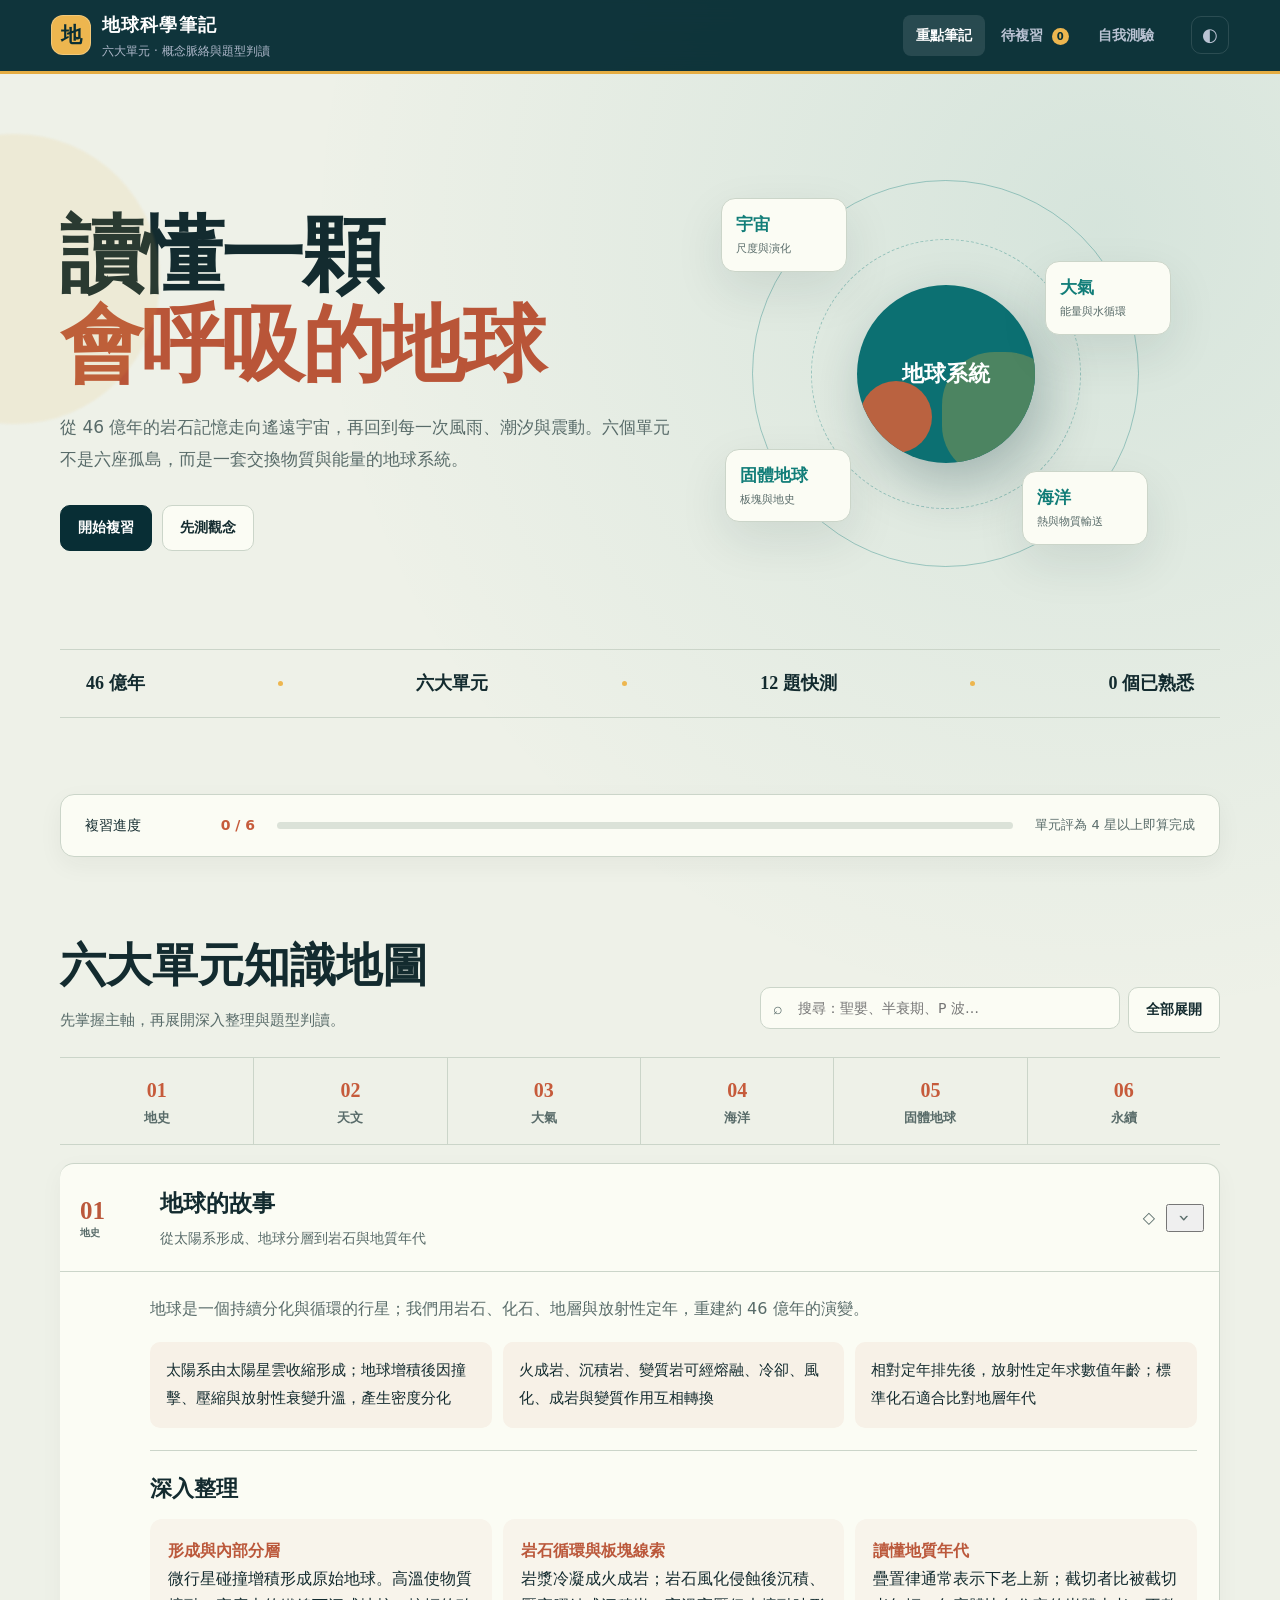
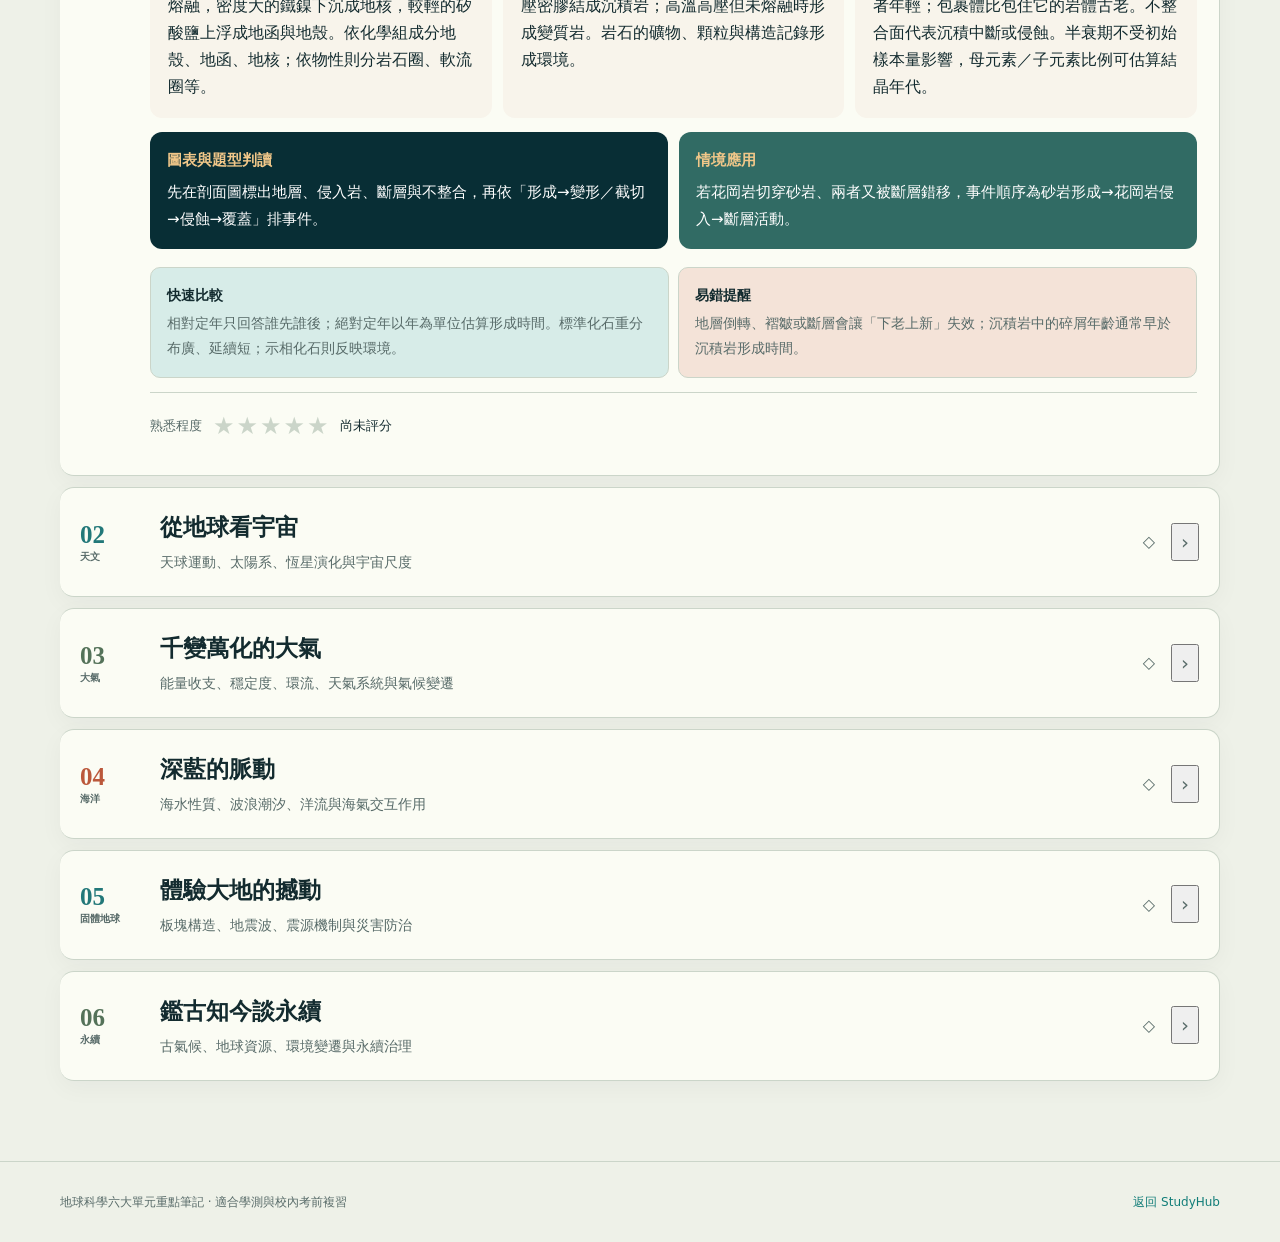
<file: public/studyhub/earth-notes/index.html>
<!doctype html>
<html lang="zh-Hant">
<head>
  <meta charset="utf-8"><meta name="viewport" content="width=device-width,initial-scale=1,viewport-fit=cover">
  <meta name="theme-color" content="#082e35"><meta name="description" content="高中地球科學六大單元考前重點筆記與自我測驗。">
  <title>地球科學筆記｜六大單元重點複習</title>
  <link rel="stylesheet" href="style.css">
</head>
<body>
  <a class="skip-link" href="#main">跳到主要內容</a>
  <header class="topbar">
    <a class="brand" href="#home"><span>地</span><div><strong>地球科學筆記</strong><small>六大單元 · 概念脈絡與題型判讀</small></div></a>
    <nav class="tabs" aria-label="筆記功能" role="tablist"><button class="tab active" data-page-target="notes" role="tab" aria-selected="true">重點筆記</button><button class="tab" data-page-target="review" role="tab" aria-selected="false">待複習 <b id="reviewCount">0</b></button><button class="tab" data-page-target="quiz" role="tab" aria-selected="false">自我測驗</button></nav>
    <button class="theme-button" id="themeButton" aria-label="切換深色模式">◐</button>
  </header>
  <main id="main">
    <section class="hero" id="home">
      <div class="hero-copy"><h1>讀懂一顆<br><em>會呼吸的地球</em></h1><p>從 46 億年的岩石記憶走向遙遠宇宙，再回到每一次風雨、潮汐與震動。六個單元不是六座孤島，而是一套交換物質與能量的地球系統。</p><div class="hero-actions"><button class="primary" data-jump="notes">開始複習</button><button class="secondary" data-page-target="quiz">先測觀念</button></div></div>
      <div class="earth-system" aria-hidden="true"><div class="planet"><span class="core"></span><span class="mantle"></span><strong>地球系統</strong></div><span class="system-label label-space">宇宙<small>尺度與演化</small></span><span class="system-label label-air">大氣<small>能量與水循環</small></span><span class="system-label label-ocean">海洋<small>熱與物質輸送</small></span><span class="system-label label-rock">固體地球<small>板塊與地史</small></span></div>
      <div class="scope-ribbon"><span>46 億年</span><i></i><span>六大單元</span><i></i><span>12 題快測</span><i></i><span id="masteredStat">0 個已熟悉</span></div>
    </section>
    <section class="progress-strip"><div><span>複習進度</span><strong id="progressText">0 / 6</strong></div><div class="progress-track"><i id="progressBar"></i></div><p>單元評為 4 星以上即算完成</p></section>

    <section class="view active" data-page="notes" id="notes" role="tabpanel">
      <div class="section-head"><div><h2>六大單元知識地圖</h2><p>先掌握主軸，再展開深入整理與題型判讀。</p></div><div class="toolbar"><label class="search"><span>⌕</span><input id="searchInput" type="search" placeholder="搜尋：聖嬰、半衰期、P 波…"></label><button class="tool-button" id="expandButton">全部展開</button></div></div>
      <div class="unit-nav" id="unitNav"></div><div class="note-list" id="noteList"></div><div class="empty" id="emptyState" hidden><h3>找不到相關內容</h3><p>換一個關鍵字，或清除搜尋後再試。</p></div>
    </section>
    <section class="view" data-page="review" role="tabpanel"><div class="section-head"><div><h2 id="reviewHeading" tabindex="-1">我的待複習清單</h2><p>書籤與評為 1–3 星的單元會集中在這裡。</p></div></div><div class="review-dashboard"><article><span>已加書籤</span><strong id="bookmarkStat">0</strong></article><article><span>待加強</span><strong id="weakStat">0</strong></article><article><span>已熟悉</span><strong id="doneStat">0</strong></article></div><div class="note-list" id="reviewList"></div><div class="empty" id="reviewEmpty"><h3>目前沒有待複習單元</h3><p>在筆記上加入書籤或評分後，系統會自動整理。</p></div></section>
    <section class="view" data-page="quiz" role="tabpanel"><div class="section-head"><div><h2>12 題觀念快測</h2><p>每題作答後立即顯示解析。</p></div><button class="tool-button" id="resetQuiz">重新開始</button></div><div class="quiz-layout"><aside class="quiz-index"><strong id="scoreValue">0</strong><span>答對題數</span><p id="quizPosition">第 1 / 12 題</p><div id="quizDots"></div></aside><article class="quiz-card"><span class="quiz-subject" id="quizSubject"></span><h3 id="quizQuestion">載入中…</h3><div class="quiz-options" id="quizOptions"></div><div class="quiz-feedback" id="quizFeedback">選擇一個答案，檢查核心觀念。</div><div class="quiz-actions"><button class="secondary" id="previousQuestion">上一題</button><button class="primary" id="nextQuestion" disabled>下一題</button></div></article></div></section>
  </main>
  <footer><p>地球科學六大單元重點筆記 · 適合學測與校內考前複習</p><a href="../">返回 StudyHub</a></footer><div class="toast" id="toast" aria-live="polite"></div>
  <script type="module" src="app.js"></script>
</body></html>
</file>
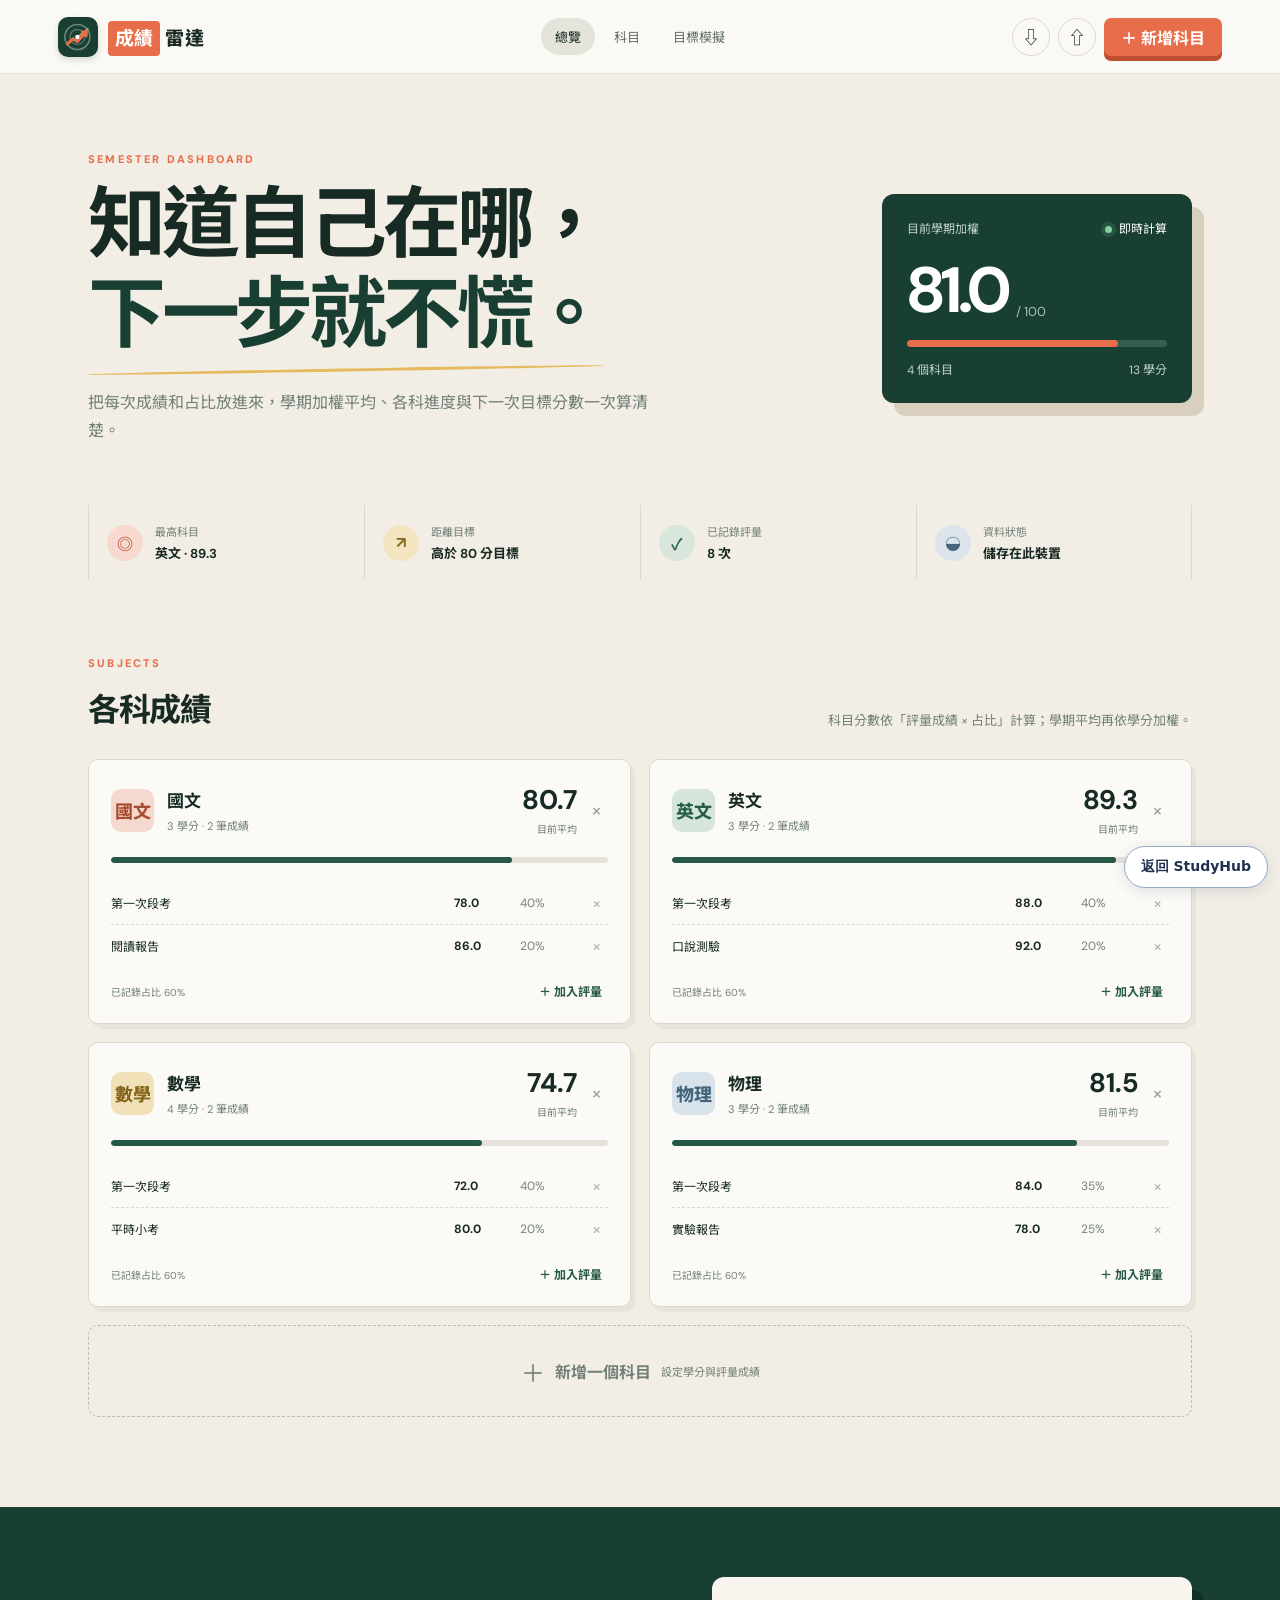
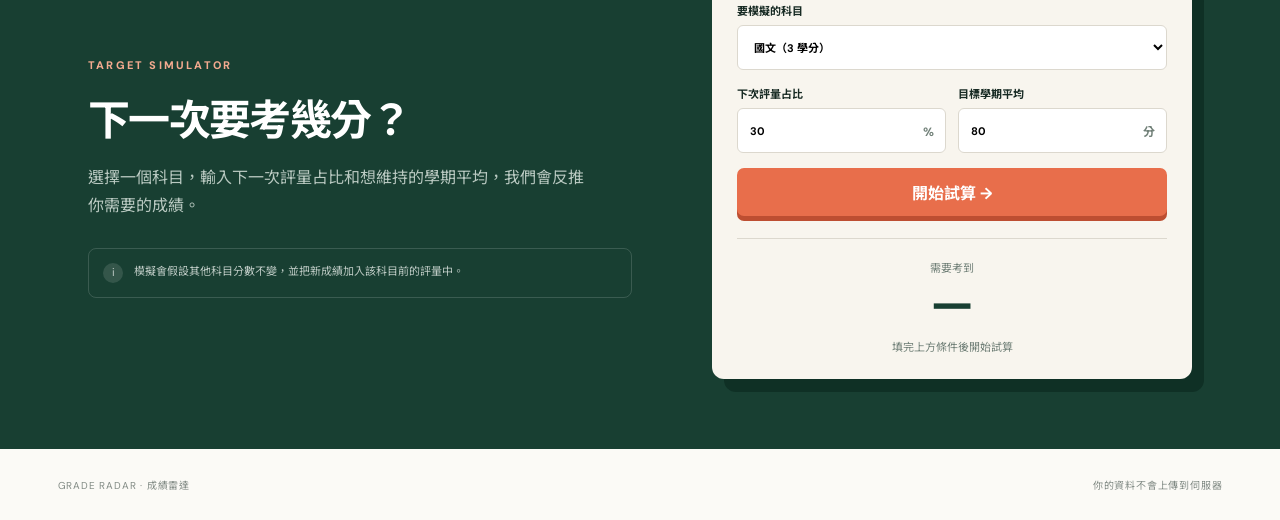
<file: public/studyhub/grade-radar/index.html>
<!doctype html>
<html lang="zh-Hant">
<head>
  <meta charset="UTF-8">
  <meta name="viewport" content="width=device-width, initial-scale=1.0">
  <meta name="theme-color" content="#142d25">
  <meta name="description" content="追蹤各科成績、計算學分加權平均，反推下一次考試的目標分數。">
  <title>成績雷達｜學期加權計算器</title>
  <link rel="icon" type="image/svg+xml" href="logo.svg?v=1">
  <link rel="shortcut icon" href="logo.svg?v=1">
  <link rel="preconnect" href="https://fonts.googleapis.com">
  <link rel="preconnect" href="https://fonts.gstatic.com" crossorigin>
  <link href="https://fonts.googleapis.com/css2?family=DM+Sans:wght@400;500;600;700&family=Noto+Sans+TC:wght@400;500;600;700;800&display=swap" rel="stylesheet">
  <link rel="stylesheet" href="styles.css">
</head>
<body>
  <header class="topbar">
    <a class="brand" href="#top" aria-label="成績雷達首頁">
      <img src="logo.svg?v=1" alt="" width="40" height="40">
      <span class="brand-wordmark"><b>成績</b>雷達</span>
    </a>
    <nav aria-label="主要功能">
      <button class="nav-button active" data-scroll="dashboard">總覽</button>
      <button class="nav-button" data-scroll="subjects">科目</button>
      <button class="nav-button" data-scroll="simulator">目標模擬</button>
    </nav>
    <div class="header-actions">
      <button class="icon-button" id="exportBtn" title="匯出備份" aria-label="匯出備份">⇩</button>
      <button class="icon-button" id="importBtn" title="匯入備份" aria-label="匯入備份">⇧</button>
      <input id="importFile" type="file" accept="application/json" hidden>
      <button class="primary small" id="openSubjectModal">＋ 新增科目</button>
    </div>
  </header>

  <main id="top">
    <section class="hero" id="dashboard">
      <div class="hero-copy">
        <span class="overline">SEMESTER DASHBOARD</span>
        <h1>知道自己在哪，<br><em>下一步就不慌。</em></h1>
        <p>把每次成績和占比放進來，學期加權平均、各科進度與下一次目標分數一次算清楚。</p>
      </div>
      <div class="average-card">
        <div class="average-top"><span>目前學期加權</span><span class="live-dot">即時計算</span></div>
        <div class="average-value"><strong id="semesterAverage">—</strong><span>/ 100</span></div>
        <div class="average-track"><i id="averageBar"></i></div>
        <div class="average-bottom"><span id="subjectCount">0 個科目</span><span id="creditCount">0 學分</span></div>
      </div>
    </section>

    <section class="stat-strip" aria-label="學期摘要">
      <div><span class="stat-icon coral">◎</span><p>最高科目<strong id="highestSubject">—</strong></p></div>
      <div><span class="stat-icon gold">↗</span><p>距離目標<strong id="targetGap">尚未設定</strong></p></div>
      <div><span class="stat-icon mint">✓</span><p>已記錄評量<strong id="assessmentCount">0 次</strong></p></div>
      <div><span class="stat-icon blue">◒</span><p>資料狀態<strong>儲存在此裝置</strong></p></div>
    </section>

    <section class="content-section" id="subjects">
      <div class="section-heading">
        <div><span class="overline">SUBJECTS</span><h2>各科成績</h2></div>
        <p>科目分數依「評量成績 × 占比」計算；學期平均再依學分加權。</p>
      </div>
      <div class="subject-grid" id="subjectGrid"></div>
      <button class="add-subject-card" id="addSubjectCard"><span>＋</span><strong>新增一個科目</strong><small>設定學分與評量成績</small></button>
    </section>

    <section class="simulator" id="simulator">
      <div class="sim-copy">
        <span class="overline light">TARGET SIMULATOR</span>
        <h2>下一次要考幾分？</h2>
        <p>選擇一個科目，輸入下一次評量占比和想維持的學期平均，我們會反推你需要的成績。</p>
        <div class="formula-note"><span>i</span> 模擬會假設其他科目分數不變，並把新成績加入該科目前的評量中。</div>
      </div>
      <form class="sim-form" id="simForm">
        <label>要模擬的科目<select id="simSubject"></select></label>
        <div class="input-row">
          <label>下次評量占比<div class="suffix-input"><input id="nextWeight" type="number" min="1" max="100" step="1" value="30" required><span>%</span></div></label>
          <label>目標學期平均<div class="suffix-input"><input id="targetAverage" type="number" min="0" max="100" step="0.1" value="80" required><span>分</span></div></label>
        </div>
        <button class="primary wide" type="submit">開始試算 <span>→</span></button>
        <div class="sim-result" id="simResult" aria-live="polite">
          <span>需要考到</span><strong>—</strong><p>填完上方條件後開始試算</p>
        </div>
      </form>
    </section>
  </main>

  <footer><span>GRADE RADAR · 成績雷達</span><span>你的資料不會上傳到伺服器</span></footer>

  <dialog id="subjectModal">
    <form method="dialog" class="modal-card" id="subjectForm">
      <button class="modal-close" type="submit" value="cancel" formmethod="dialog" formnovalidate aria-label="關閉">×</button>
      <span class="overline">NEW SUBJECT</span>
      <h2>新增科目</h2>
      <p>之後可以隨時增加評量或修改學分。</p>
      <label>科目名稱<input id="subjectName" maxlength="20" placeholder="例如：數學" required></label>
      <label>學分數<input id="subjectCredits" type="number" min="0.5" max="20" step="0.5" value="3" required></label>
      <label>識別顏色<select id="subjectColor"><option value="coral">珊瑚橘</option><option value="green">森林綠</option><option value="gold">暖金色</option><option value="blue">霧藍色</option><option value="purple">灰紫色</option></select></label>
      <button class="primary wide" type="submit">建立科目</button>
    </form>
  </dialog>

  <dialog id="assessmentModal">
    <form method="dialog" class="modal-card" id="assessmentForm">
      <button class="modal-close" type="submit" value="cancel" formmethod="dialog" formnovalidate aria-label="關閉">×</button>
      <span class="overline">NEW SCORE</span>
      <h2>記錄評量</h2>
      <p id="assessmentSubjectLabel"></p>
      <input id="assessmentSubjectId" type="hidden">
      <label>評量名稱<input id="assessmentName" maxlength="24" placeholder="例如：第一次期中考" required></label>
      <div class="input-row">
        <label>成績<input id="assessmentScore" type="number" min="0" max="100" step="0.1" placeholder="85" required></label>
        <label>占比（%）<input id="assessmentWeight" type="number" min="1" max="100" step="1" placeholder="30" required></label>
      </div>
      <button class="primary wide" type="submit">加入這筆成績</button>
    </form>
  </dialog>

  <div class="toast" id="toast" role="status"></div>
  <script src="app.js?v=3"></script>
<script src="../tool-return.js" data-note="成績保存在此瀏覽器，可匯出 JSON 備份。初次開啟為示範成績。"></script></body>
</html>
</file>
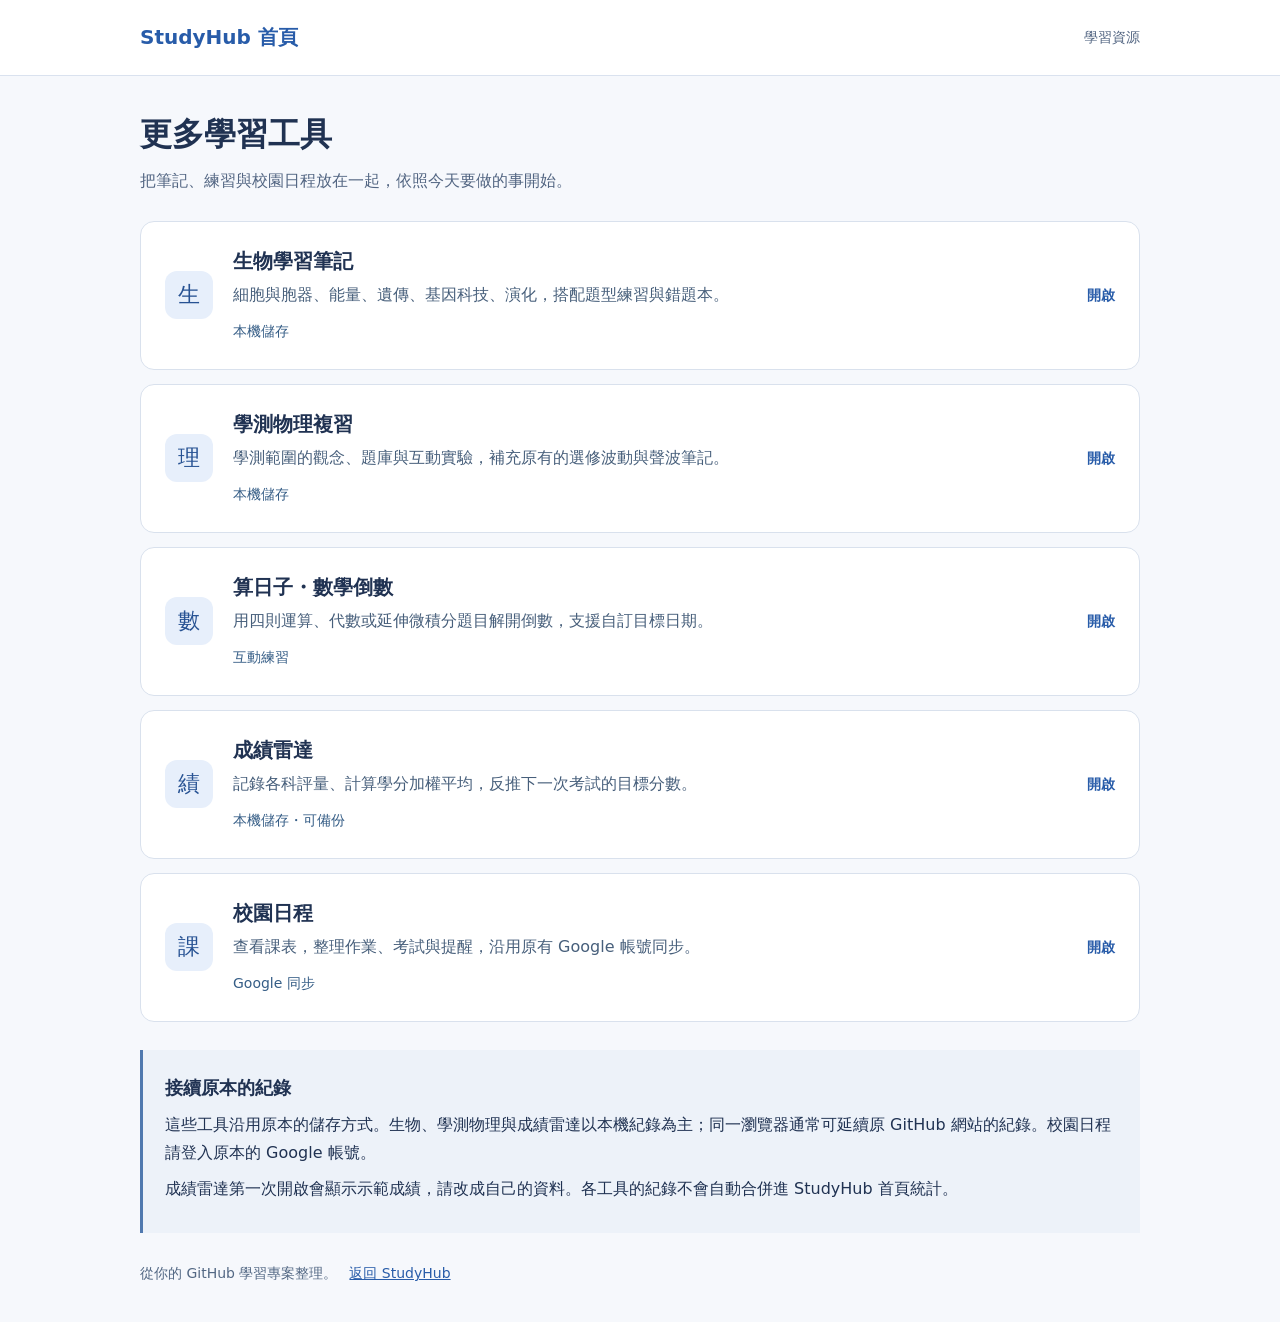
<file: public/studyhub/learning-tools/index.html>
<!doctype html><html lang="zh-Hant"><head><meta charset="utf-8"><meta name="viewport" content="width=device-width,initial-scale=1"><title>更多學習工具｜StudyHub</title><link rel="icon" href="../physics-notes/icon.svg"><link rel="stylesheet" href="style.css"></head><body><header><a href="../">StudyHub 首頁</a><span>學習資源</span></header><main><h1>更多學習工具</h1><p class="intro">把筆記、練習與校園日程放在一起，依照今天要做的事開始。</p><div class="tools"><a class="tool-card" href="../bio-notes/"><span class="tool-icon" aria-hidden="true">生</span><div><h2>生物學習筆記</h2><p>細胞與胞器、能量、遺傳、基因科技、演化，搭配題型練習與錯題本。</p><small>本機儲存</small></div><span class="tool-open">開啟</span></a><a class="tool-card" href="../physics-library/"><span class="tool-icon" aria-hidden="true">理</span><div><h2>學測物理複習</h2><p>學測範圍的觀念、題庫與互動實驗，補充原有的選修波動與聲波筆記。</p><small>本機儲存</small></div><span class="tool-open">開啟</span></a><a class="tool-card" href="../math-countdown/"><span class="tool-icon" aria-hidden="true">數</span><div><h2>算日子・數學倒數</h2><p>用四則運算、代數或延伸微積分題目解開倒數，支援自訂目標日期。</p><small>互動練習</small></div><span class="tool-open">開啟</span></a><a class="tool-card" href="../grade-radar/"><span class="tool-icon" aria-hidden="true">績</span><div><h2>成績雷達</h2><p>記錄各科評量、計算學分加權平均，反推下一次考試的目標分數。</p><small>本機儲存・可備份</small></div><span class="tool-open">開啟</span></a><a class="tool-card" href="../campus-schedule/"><span class="tool-icon" aria-hidden="true">課</span><div><h2>校園日程</h2><p>查看課表，整理作業、考試與提醒，沿用原有 Google 帳號同步。</p><small>Google 同步</small></div><span class="tool-open">開啟</span></a></div><aside><h2>接續原本的紀錄</h2><p>這些工具沿用原本的儲存方式。生物、學測物理與成績雷達以本機紀錄為主；同一瀏覽器通常可延續原 GitHub 網站的紀錄。校園日程請登入原本的 Google 帳號。</p><p>成績雷達第一次開啟會顯示示範成績，請改成自己的資料。各工具的紀錄不會自動合併進 StudyHub 首頁統計。</p></aside><footer>從你的 GitHub 學習專案整理。<a href="../">返回 StudyHub</a></footer></main></body></html>
</file>
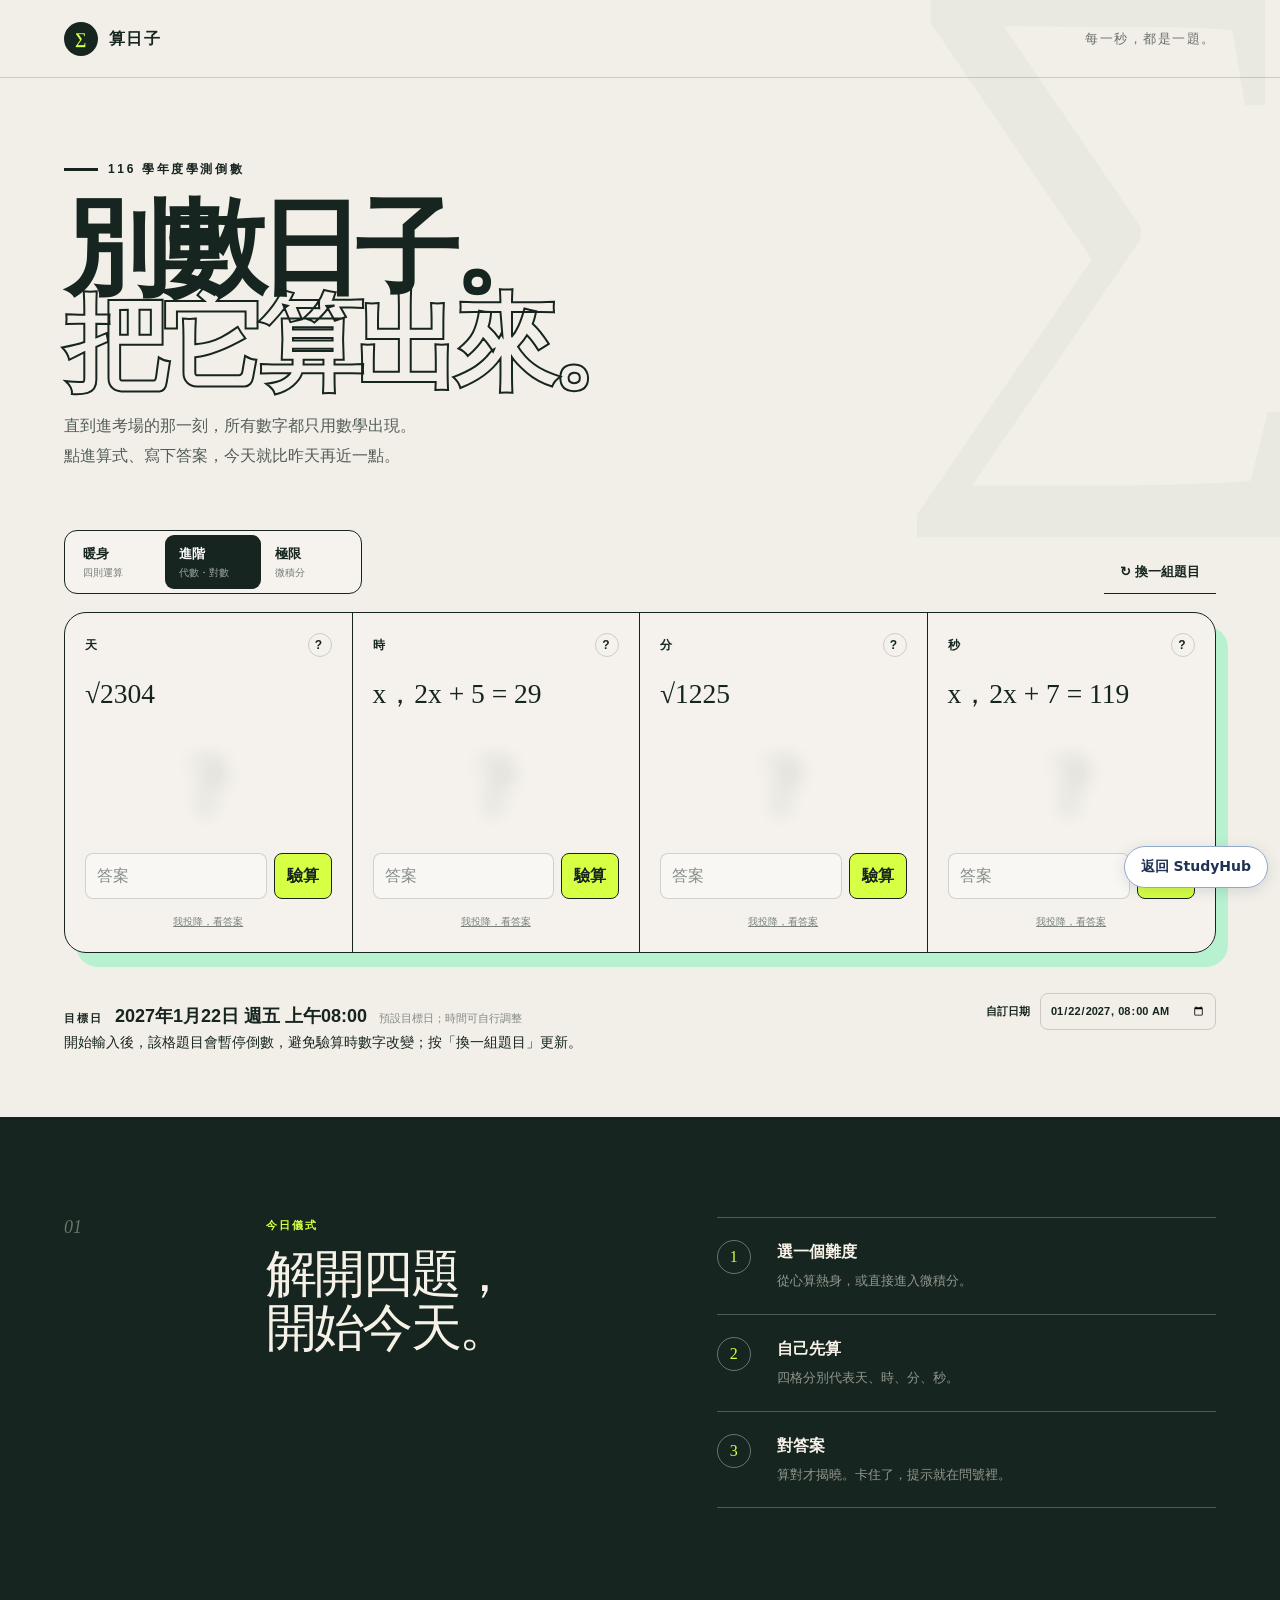
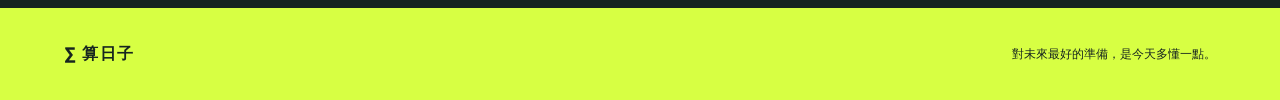
<file: public/studyhub/math-countdown/index.html>
<!DOCTYPE html><html lang="zh-Hant"><head><meta charSet="utf-8"/><meta name="viewport" content="width=device-width, initial-scale=1"/><link rel="stylesheet" href="style.css"><title>算日子｜學測數學倒數</title><meta name="description" content="用一道道數學題，算出距離學測還有多久。"/><link rel="shortcut icon" href="favicon.svg"/><link rel="icon" href="favicon.svg"/>
</head><body><main><nav class="topbar" aria-label="主要導覽"><a class="brand" href="#top" aria-label="算日子首頁"><span class="brand-mark">∑</span><span>算日子</span></a><div class="nav-note">每一秒，都是一題。</div></nav><section class="hero" id="top"><div class="eyebrow"><span></span> 116 學年度學測倒數</div><h1>別數日子。<br/><em>把它算出來。</em></h1><p class="intro">直到進考場的那一刻，所有數字都只用數學出現。<br/>點進算式、寫下答案，今天就比昨天再近一點。</p><div class="toolbar"><div class="difficulty-picker" role="group" aria-label="難度"><button type="button" class=""><strong>暖身</strong><small>四則運算</small></button><button type="button" class="active"><strong>進階</strong><small>代數・對數</small></button><button type="button" class=""><strong>極限</strong><small>微積分</small></button></div><button class="refresh-button" type="button">↻ 換一組題目</button></div><div class="countdown-grid"><article class="count-card idle" aria-label="天數學題"><div class="card-topline"><span>天</span><button class="hint-button" type="button" title="取主平方根" aria-label="天提示">?</button></div><div class="expression">√27225</div><div class="answer-number " aria-live="polite">?</div><div class="solve-row"><input inputMode="numeric" placeholder="答案" aria-label="天的答案" value=""/><button type="button">驗算</button></div><button class="reveal" type="button">我投降，看答案</button></article><article class="count-card idle" aria-label="時數學題"><div class="card-topline"><span>時</span><button class="hint-button" type="button" title="解一元一次方程" aria-label="時提示">?</button></div><div class="expression">x，2x + 5 = 29</div><div class="answer-number " aria-live="polite">?</div><div class="solve-row"><input inputMode="numeric" placeholder="答案" aria-label="時的答案" value=""/><button type="button">驗算</button></div><button class="reveal" type="button">我投降，看答案</button></article><article class="count-card idle" aria-label="分數學題"><div class="card-topline"><span>分</span><button class="hint-button" type="button" title="取主平方根" aria-label="分提示">?</button></div><div class="expression">√625</div><div class="answer-number " aria-live="polite">?</div><div class="solve-row"><input inputMode="numeric" placeholder="答案" aria-label="分的答案" value=""/><button type="button">驗算</button></div><button class="reveal" type="button">我投降，看答案</button></article><article class="count-card idle" aria-label="秒數學題"><div class="card-topline"><span>秒</span><button class="hint-button" type="button" title="解一元一次方程" aria-label="秒提示">?</button></div><div class="expression">x，2x + 7 = 73</div><div class="answer-number " aria-live="polite">?</div><div class="solve-row"><input inputMode="numeric" placeholder="答案" aria-label="秒的答案" value=""/><button type="button">驗算</button></div><button class="reveal" type="button">我投降，看答案</button></article></div><div class="target-strip"><div><span class="target-label">目標日</span><strong>2027年1月22日週五<!-- --> 上午 8:00</strong><span class="provisional">預設目標日；時間可自行調整</span></div><label><span>自訂日期</span><input type="datetime-local" min="2026-08-09T00:00" value="2027-01-22T08:00"/></label></div></section><section class="ritual"><div class="section-number">01</div><div><p class="kicker">今日儀式</p><h2>解開四題，<br/>開始今天。</h2></div><ol><li><span>1</span><div><strong>選一個難度</strong><p>從心算熱身，或直接進入微積分。</p></div></li><li><span>2</span><div><strong>自己先算</strong><p>四格分別代表天、時、分、秒。</p></div></li><li><span>3</span><div><strong>對答案</strong><p>算對才揭曉。卡住了，提示就在問號裡。</p></div></li></ol></section><footer><span>∑ 算日子</span><p>對未來最好的準備，是今天多懂一點。</p></footer></main><script src="app.js"></script><script src="../tool-return.js" data-note="數學倒數：本機自訂目標日期"></script></body></html>
</file>
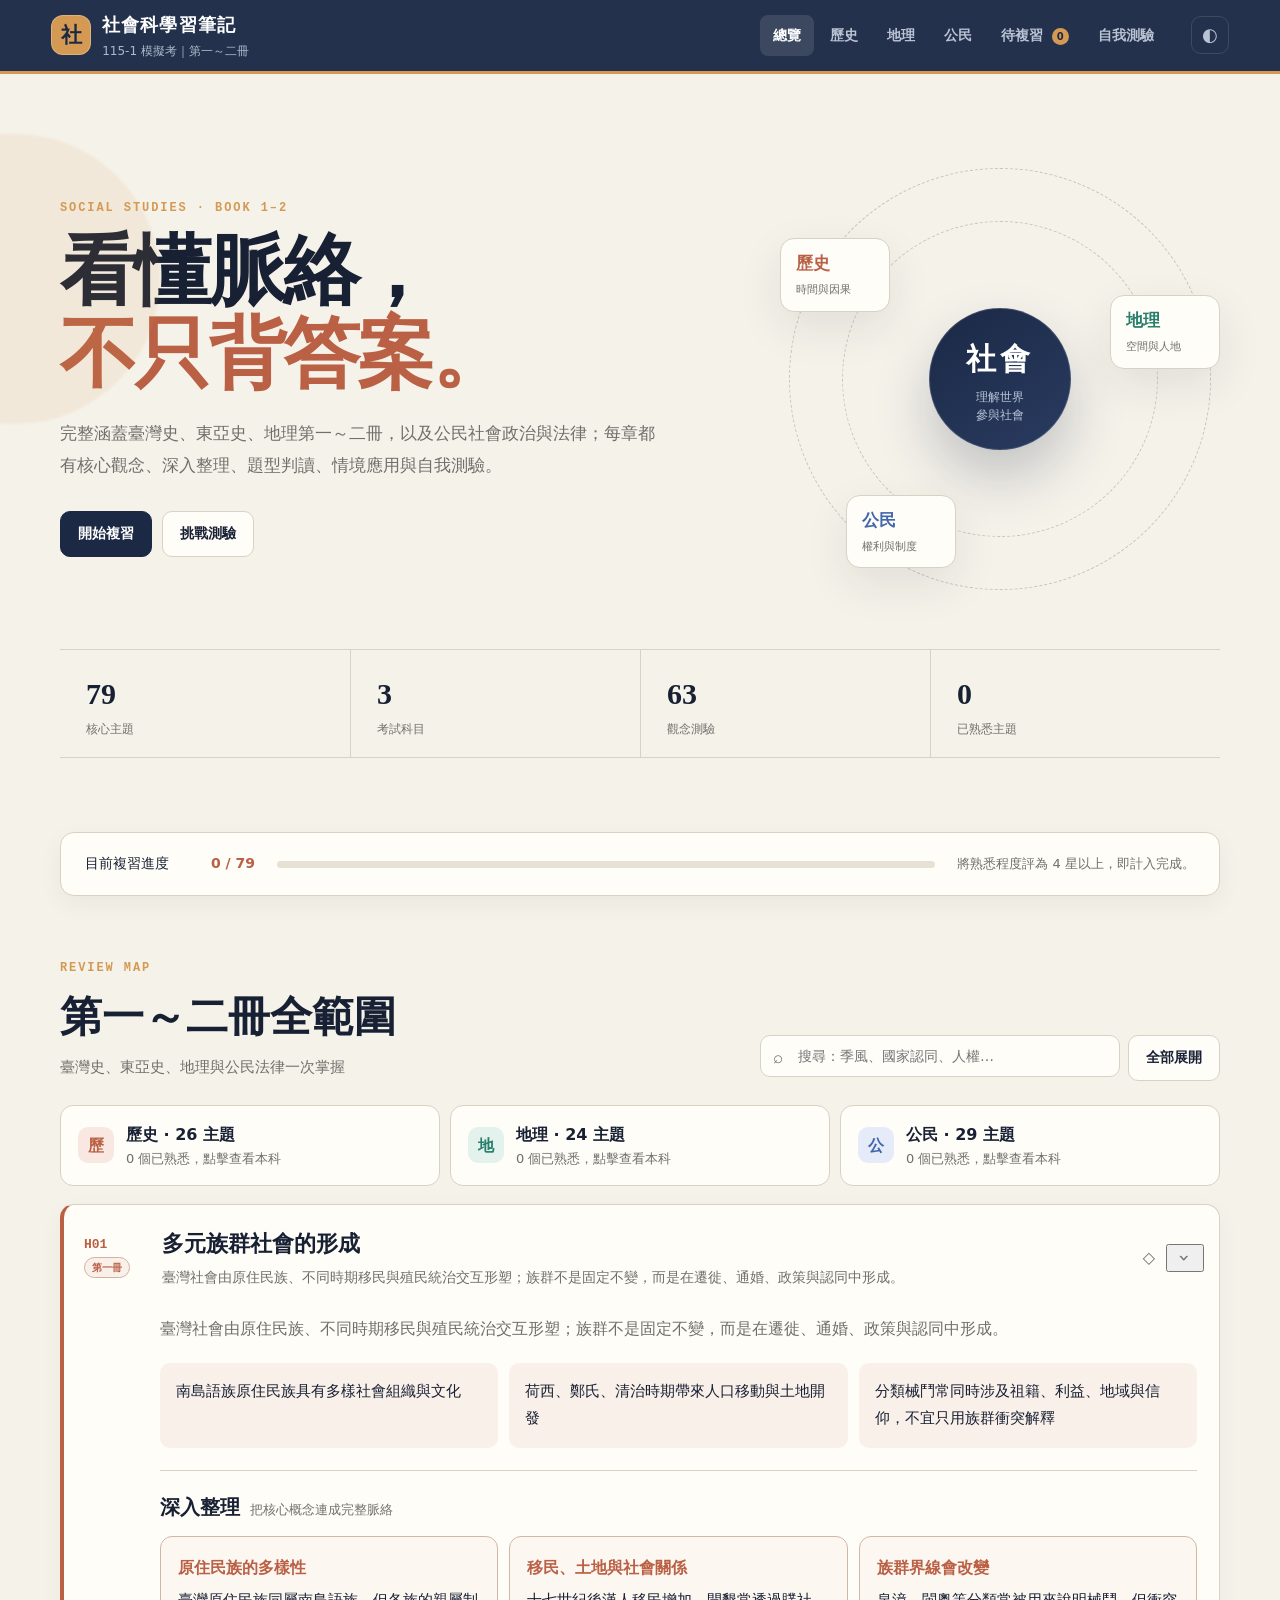
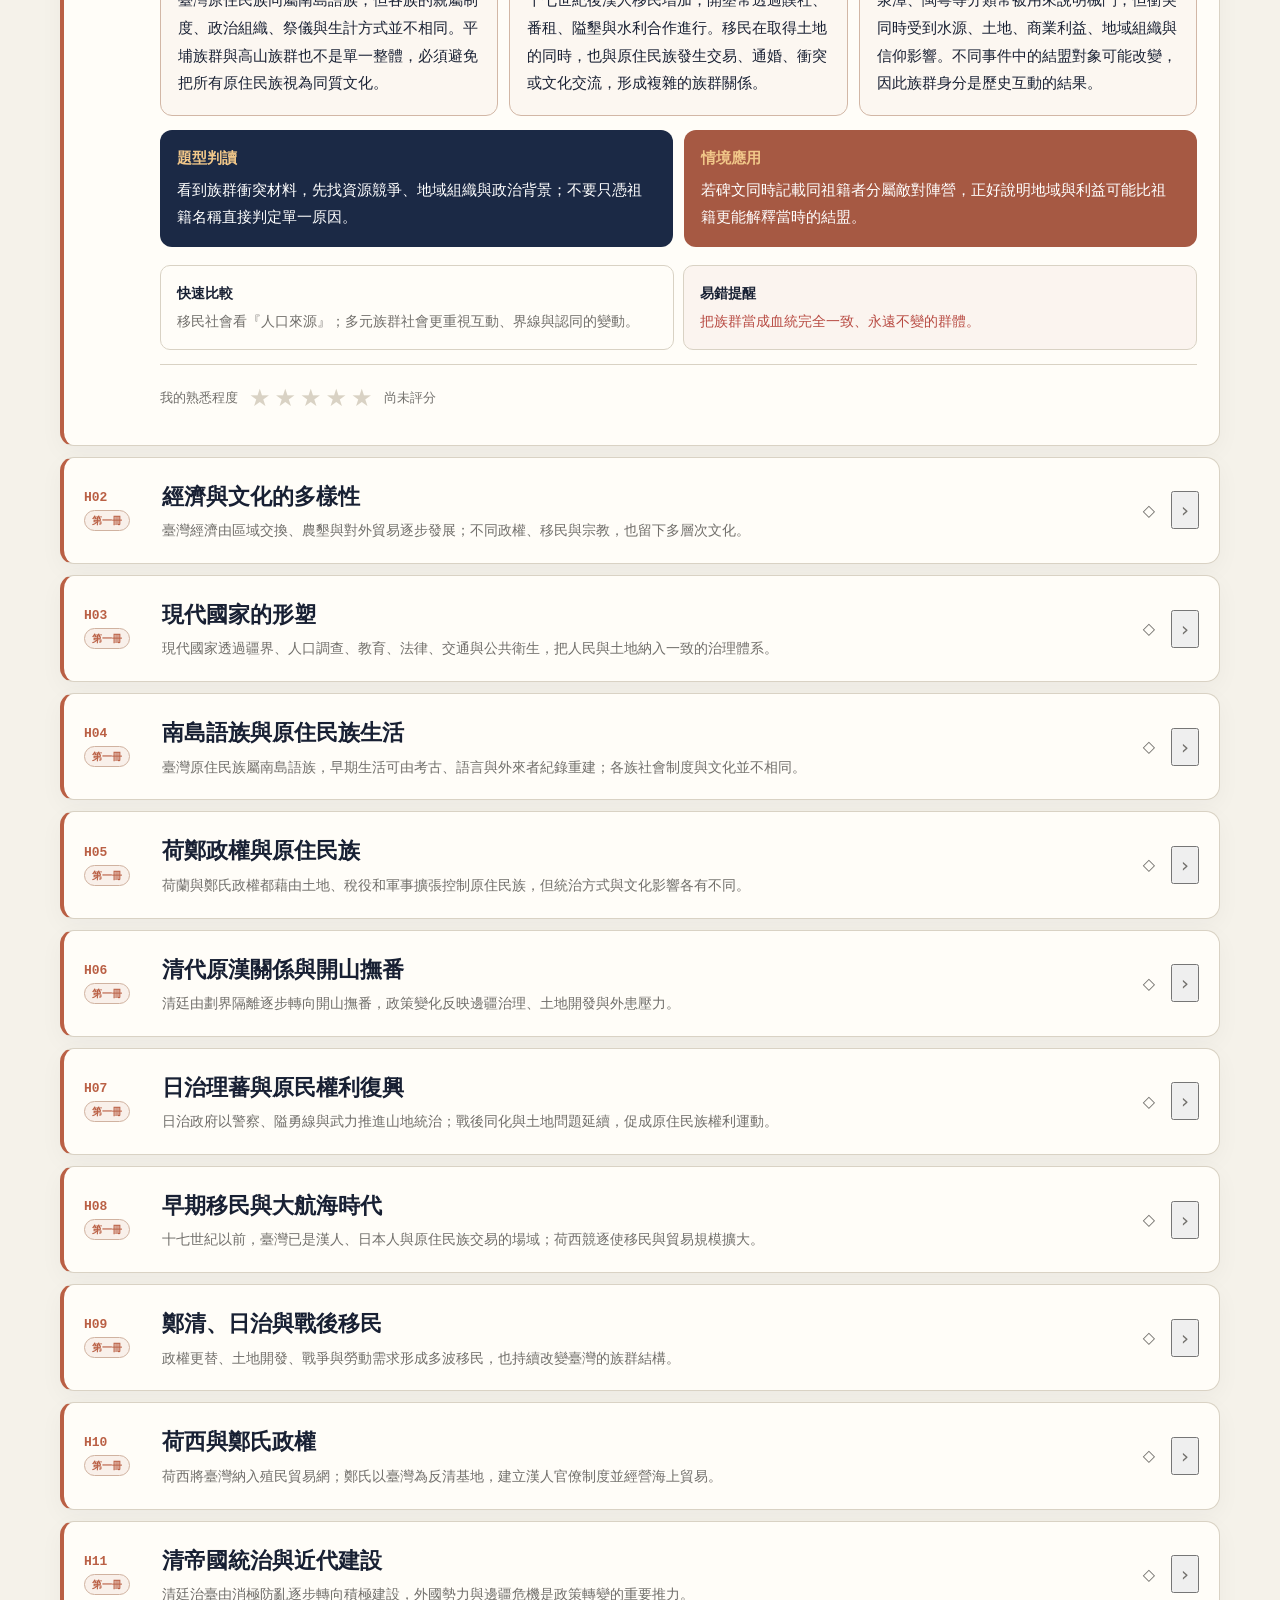
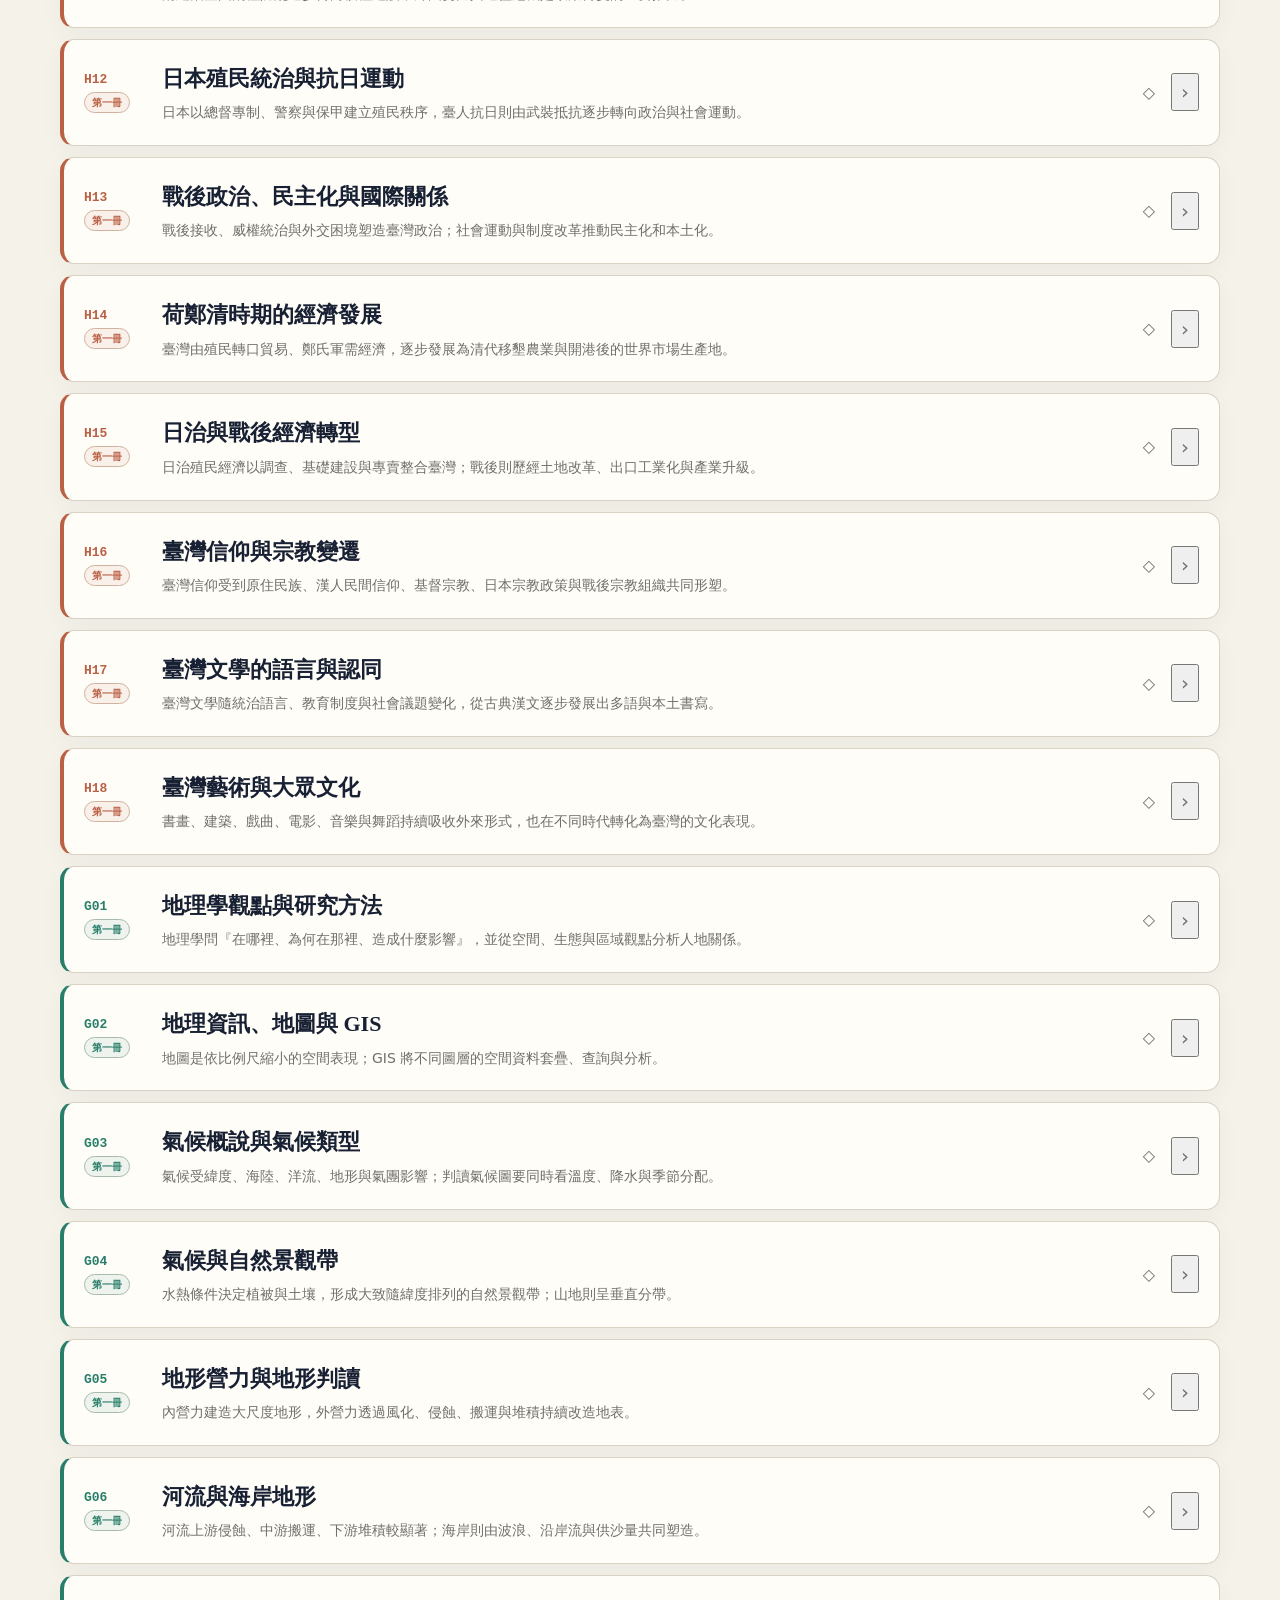
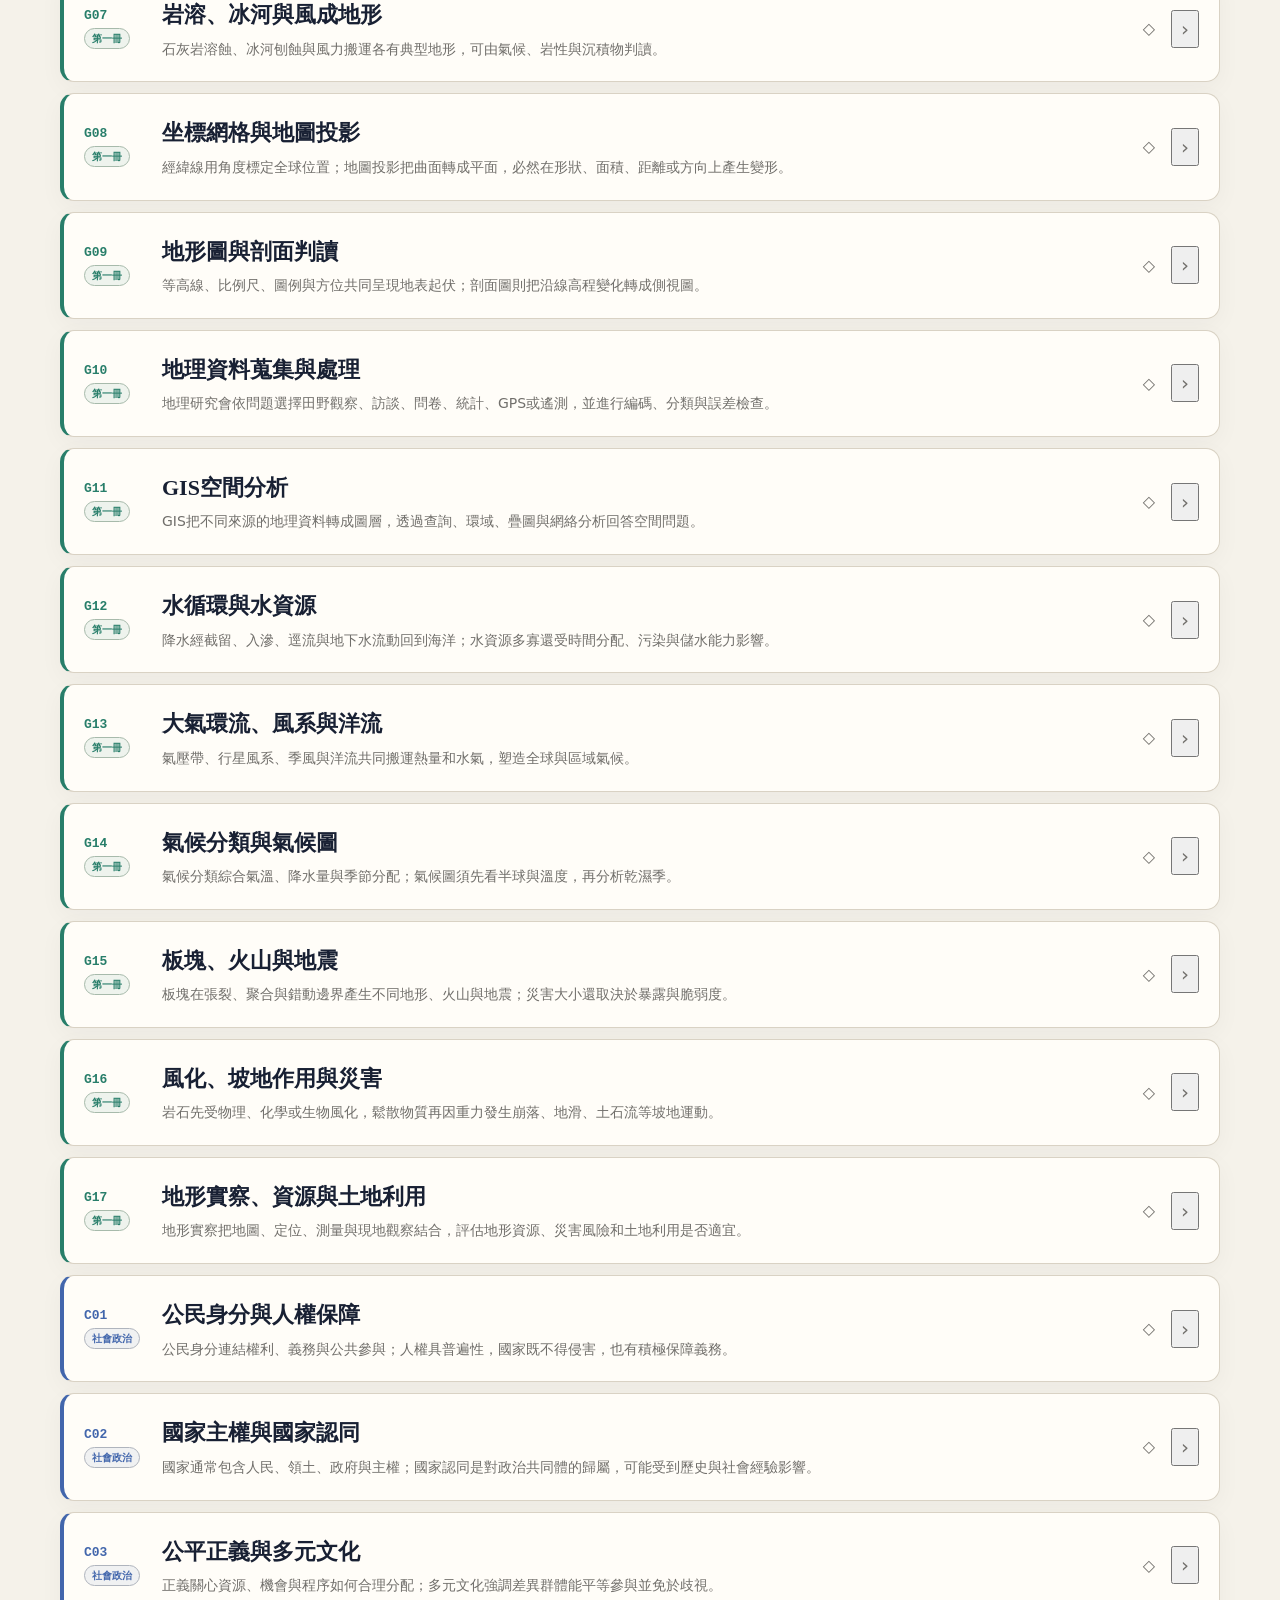
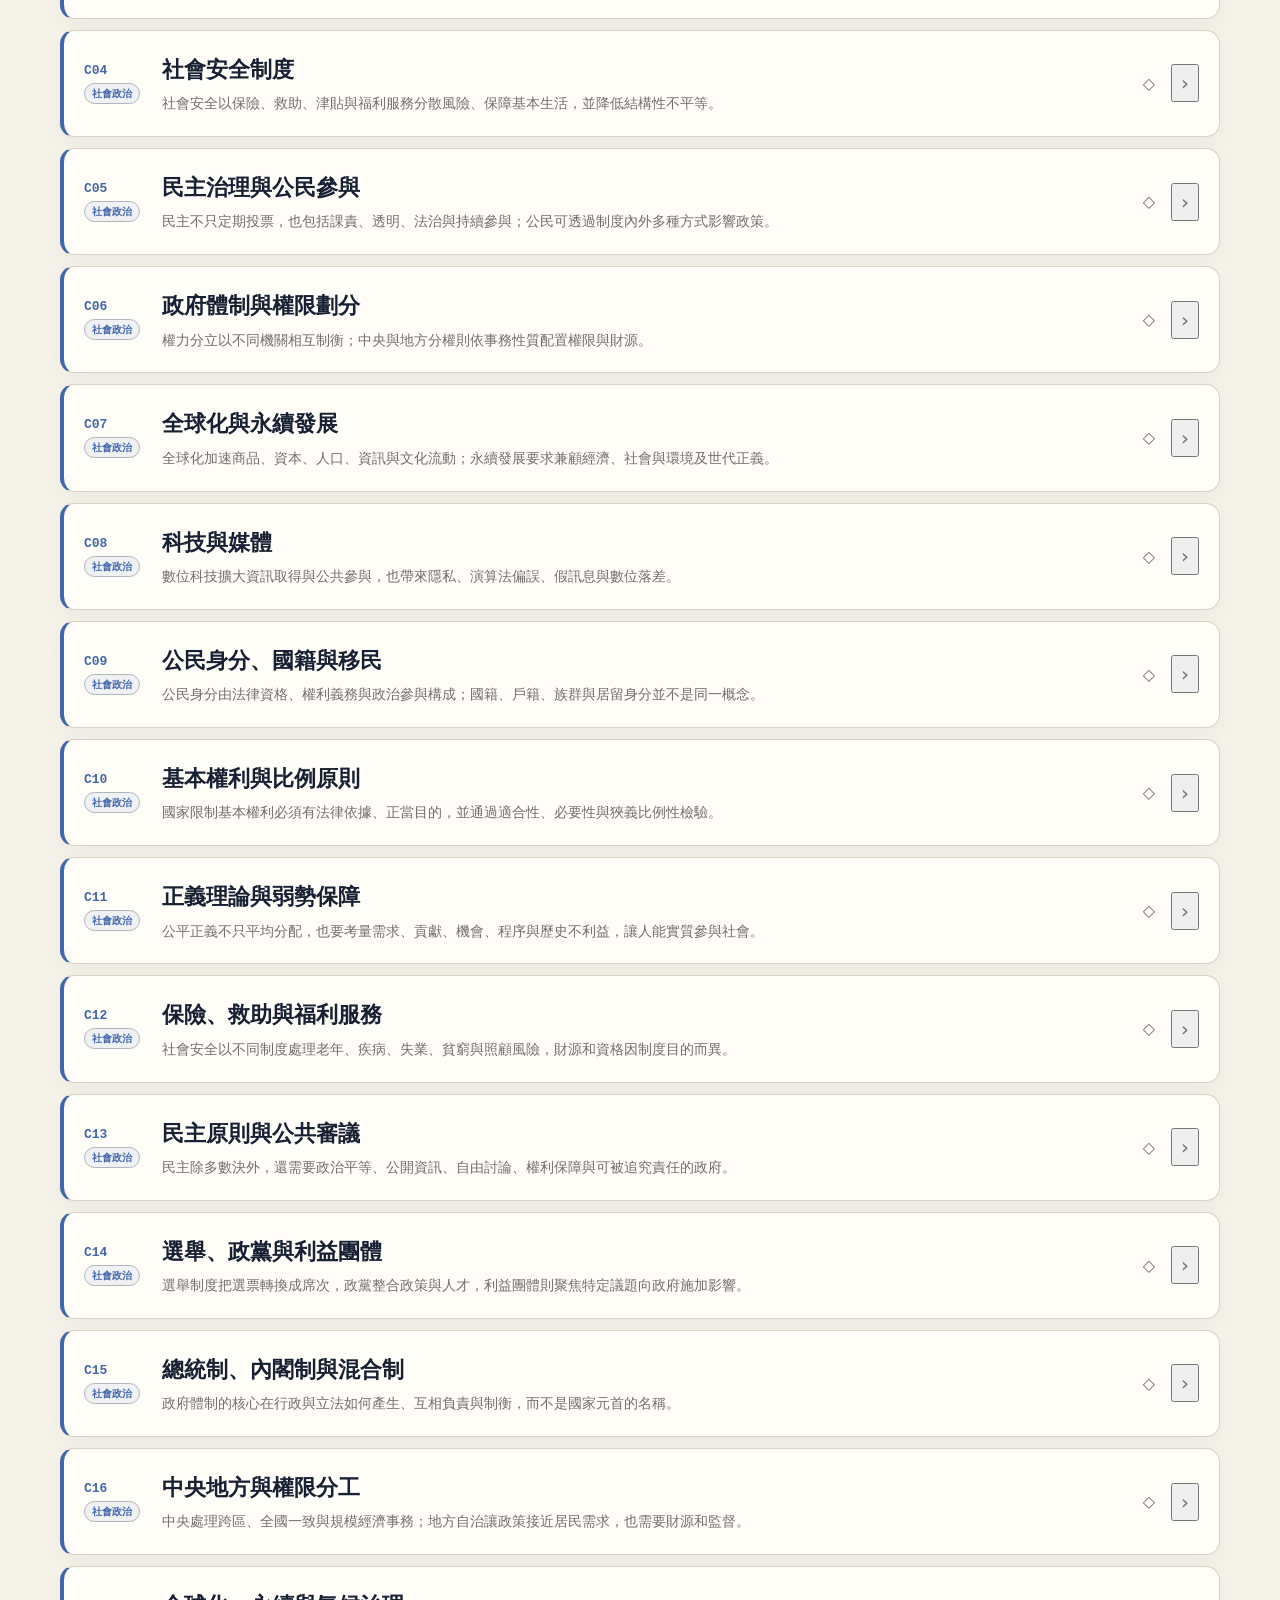
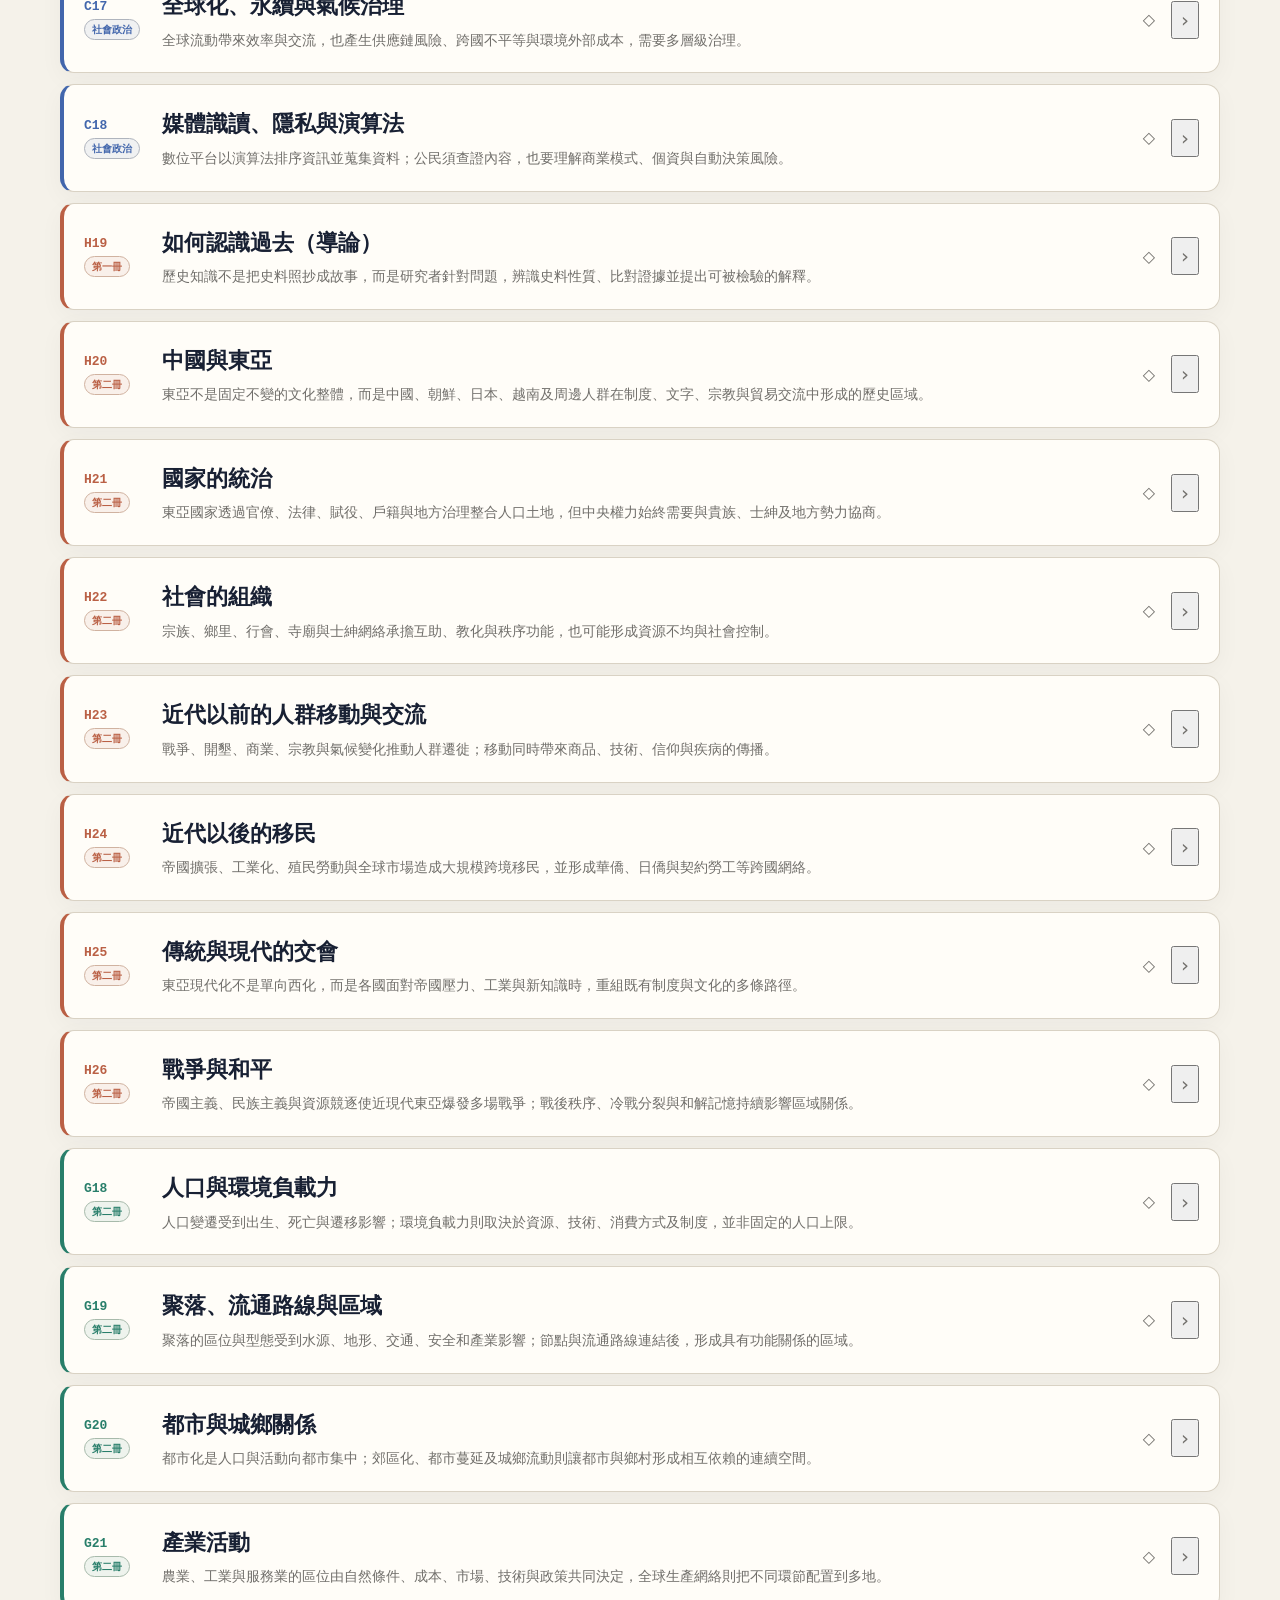
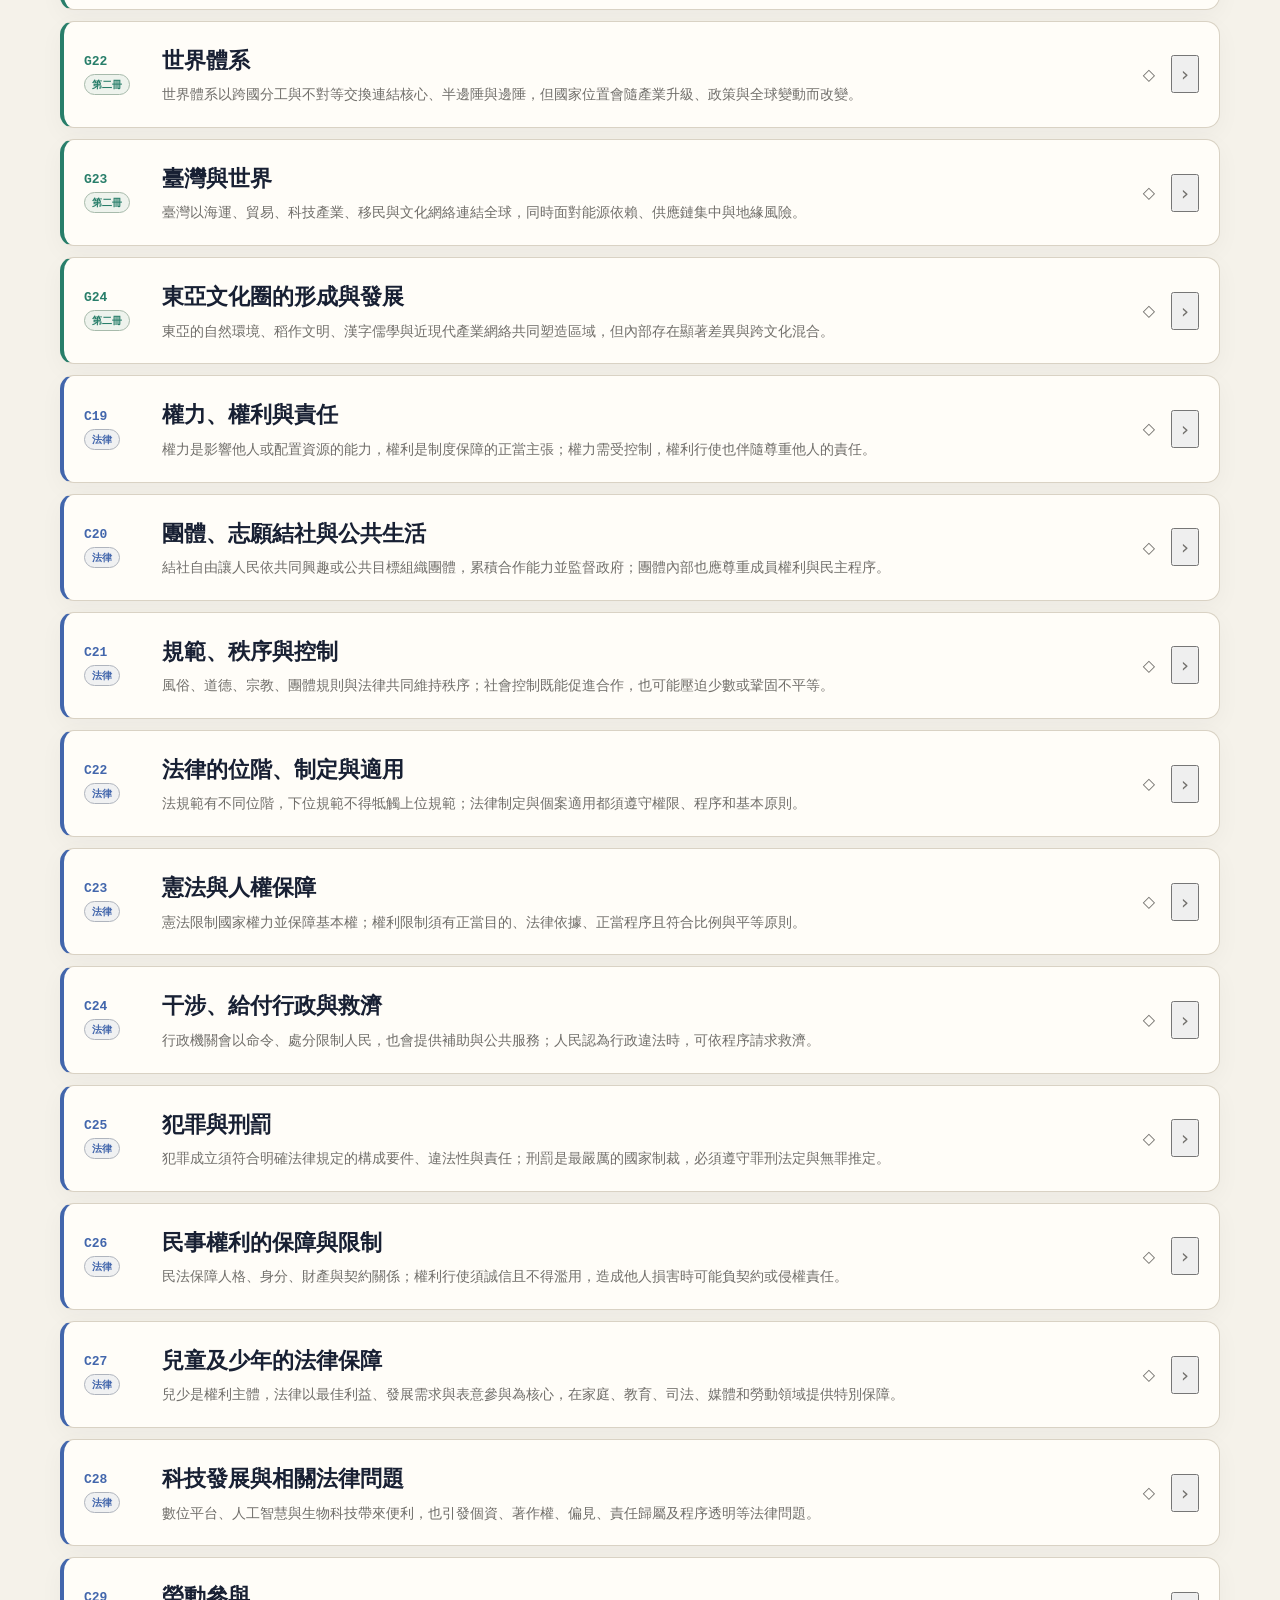
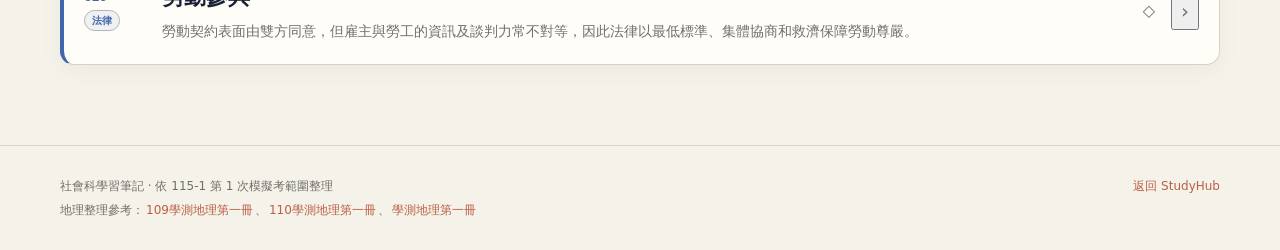
<file: public/studyhub/social-notes/index.html>
<!doctype html>
<html lang="zh-Hant">
<head>
  <meta charset="utf-8">
  <meta name="viewport" content="width=device-width,initial-scale=1,viewport-fit=cover">
  <meta name="theme-color" content="#1b2945">
  <meta name="description" content="高中社會科第一冊考前筆記：歷史、地理、公民重點整理與自我測驗。">
  <title>社會科學習筆記｜歷史・地理・公民</title>
  <link rel="icon" href="favicon.svg" type="image/svg+xml">
  <link rel="manifest" href="site.webmanifest">
  <link rel="stylesheet" href="style.css">
</head>
<body>
  <a class="skip-link" href="#main">跳到主要內容</a>
  <header class="topbar">
    <a class="brand" href="#home" aria-label="社會科學習筆記首頁"><span>社</span><div><strong>社會科學習筆記</strong><small>115-1 模擬考｜第一～二冊</small></div></a>
    <nav class="tabs" aria-label="章節導覽">
      <button class="tab active" data-view="all">總覽</button>
      <button class="tab" data-view="history">歷史</button>
      <button class="tab" data-view="geography">地理</button>
      <button class="tab" data-view="civics">公民</button>
      <button class="tab" data-view="review">待複習 <b id="reviewCount">0</b></button>
      <button class="tab" data-view="quiz">自我測驗</button>
    </nav>
    <button class="theme-button" id="themeButton" aria-label="切換深色模式" title="切換深色模式">◐</button>
  </header>

  <main id="main">
    <section class="hero" id="home">
      <div class="hero-copy">
        <p class="eyebrow">SOCIAL STUDIES · BOOK 1–2</p>
        <h1>看懂脈絡，<br><em>不只背答案。</em></h1>
        <p class="hero-text">完整涵蓋臺灣史、東亞史、地理第一～二冊，以及公民社會政治與法律；每章都有核心觀念、深入整理、題型判讀、情境應用與自我測驗。</p>
        <div class="hero-actions">
          <button class="primary" data-jump="notes">開始複習</button>
          <button class="secondary" data-view="quiz">挑戰測驗</button>
        </div>
      </div>
      <div class="hero-map" aria-hidden="true">
        <div class="orbit orbit-one"></div><div class="orbit orbit-two"></div>
        <div class="map-core"><strong>社會</strong><span>理解世界<br>參與社會</span></div>
        <span class="map-node history-node">歷史<small>時間與因果</small></span>
        <span class="map-node geo-node">地理<small>空間與人地</small></span>
        <span class="map-node civics-node">公民<small>權利與制度</small></span>
      </div>
      <div class="hero-stats">
        <div><strong id="topicStat">18</strong><span>核心主題</span></div>
        <div><strong>3</strong><span>考試科目</span></div>
        <div><strong id="quizStat">12</strong><span>觀念測驗</span></div>
        <div><strong id="masteredStat">0</strong><span>已熟悉主題</span></div>
      </div>
    </section>

    <section class="progress-strip" aria-label="複習進度">
      <div><span>目前複習進度</span><strong id="progressText">0 / 18</strong></div>
      <div class="progress-track"><i id="progressBar"></i></div>
      <p>將熟悉程度評為 4 星以上，即計入完成。</p>
    </section>

    <section class="notes-view view active" id="notes" data-page="notes">
      <div class="section-head">
        <div><p class="eyebrow">REVIEW MAP</p><h2 id="viewTitle">第一～二冊全範圍</h2><p id="viewSubtitle">臺灣史、東亞史、地理與公民法律一次掌握</p></div>
        <div class="toolbar">
          <label class="search"><span>⌕</span><input id="searchInput" type="search" placeholder="搜尋：季風、國家認同、人權…" aria-label="搜尋社會科筆記"></label>
          <button class="tool-button" id="expandButton">全部展開</button>
        </div>
      </div>
      <div class="subject-summary" id="subjectSummary"></div>
      <div class="note-list" id="noteList"></div>
      <div class="empty" id="emptyState" hidden><span>⌕</span><h3>找不到相關筆記</h3><p>試試其他關鍵字，或切換回總覽。</p></div>
    </section>

    <section class="review-view view" data-page="review">
      <div class="section-head"><div><p class="eyebrow">PERSONAL REVIEW</p><h2>我的待複習清單</h2><p>你標記的主題與低於 4 星的內容會集中在這裡。</p></div></div>
      <div class="review-dashboard">
        <article><span>書籤</span><strong id="bookmarkStat">0</strong><p>主動標記待複習</p></article>
        <article><span>待加強</span><strong id="weakStat">0</strong><p>熟悉程度 1–3 星</p></article>
        <article><span>已熟悉</span><strong id="doneStat">0</strong><p>熟悉程度 4–5 星</p></article>
      </div>
      <div class="note-list" id="reviewList"></div>
      <div class="empty" id="reviewEmpty"><span>✓</span><h3>清單目前是空的</h3><p>在任一主題點選書籤，或評估熟悉程度後，就會出現在這裡。</p></div>
    </section>

    <section class="quiz-view view" data-page="quiz">
      <div class="section-head"><div><p class="eyebrow">QUICK CHECK</p><h2 id="quizHeading">觀念測驗</h2><p>每題作答後立即顯示解析，完成後再看整體表現。</p></div><button class="tool-button" id="resetQuiz">重新開始</button></div>
      <div class="quiz-layout">
        <aside class="quiz-index"><div class="score-ring" id="scoreRing"><div><strong id="scoreValue">0</strong><span>答對題數</span></div></div><p id="quizPosition">第 1 / 12 題</p><div class="quiz-dots" id="quizDots"></div></aside>
        <article class="quiz-card">
          <span class="quiz-subject" id="quizSubject">歷史</span>
          <h3 id="quizQuestion">載入題目中…</h3>
          <div class="quiz-options" id="quizOptions"></div>
          <div class="quiz-feedback" id="quizFeedback" aria-live="polite">選擇一個答案，看看是否掌握這個觀念。</div>
          <div class="quiz-actions"><button class="secondary" id="previousQuestion">上一題</button><button class="primary" id="nextQuestion" disabled>下一題</button></div>
        </article>
      </div>
    </section>
  </main>

  <footer><div><p>社會科學習筆記 · 依 115-1 第 1 次模擬考範圍整理</p><p class="source-links">地理整理參考：<a href="https://www.clearnotebooks.com/zh-TW/notebooks/968145">109學測地理第一冊</a>、<a href="https://www.clearnotebooks.com/zh-TW/notebooks/1176012">110學測地理第一冊</a>、<a href="https://www.clearnotebooks.com/zh-TW/notebooks/721840">學測地理第一冊</a></p></div><a href="../">返回 StudyHub</a></footer>
  <div class="toast" id="toast" aria-live="polite"></div>
  <script type="module" src="app.js"></script>
</body>
</html>
</file>
<file: public/vocabulary/style.css>
:root {
  --ink: #102c2c;
  --muted: #5d6d68;
  --paper: #f4f1e9;
  --cream: #fbf9f4;
  --teal: #0c7775;
  --teal-dark: #075b5b;
  --orange: #ef7b45;
  --line: rgba(16, 44, 44, 0.14);
}

* { box-sizing: border-box; }

html { scroll-behavior: smooth; }

body {
  margin: 0;
  background: var(--paper);
  color: var(--ink);
  font-family: "Aptos", "Noto Sans TC", "Microsoft JhengHei", sans-serif;
}

button, input, select { font: inherit; }
button, a { -webkit-tap-highlight-color: transparent; }
[hidden] { display: none !important; }

.vocab-page {
  min-height: 100vh;
  background:
    linear-gradient(rgba(16, 44, 44, 0.035) 1px, transparent 1px),
    linear-gradient(90deg, rgba(16, 44, 44, 0.035) 1px, transparent 1px),
    var(--paper);
  background-size: 32px 32px;
}

.vocab-hero {
  padding: 24px clamp(20px, 6vw, 88px) 54px;
  background: var(--ink);
  color: #fff;
  position: relative;
  overflow: hidden;
}

.vocab-hero::after {
  content: "A Z";
  position: absolute;
  right: -22px;
  bottom: -90px;
  color: rgba(255, 255, 255, 0.035);
  font-family: Georgia, "Times New Roman", serif;
  font-size: clamp(180px, 29vw, 420px);
  font-weight: 700;
  letter-spacing: -0.14em;
  line-height: 1;
  pointer-events: none;
}

.vocab-nav, .hero-grid, .search-box, .filter-panel, .results-section, .vocab-footer {
  width: min(1240px, 100%);
  margin-inline: auto;
}

.vocab-nav {
  display: flex;
  align-items: center;
  justify-content: space-between;
  padding-bottom: 54px;
  position: relative;
  z-index: 1;
}

.vocab-brand, .back-link {
  color: inherit;
  text-decoration: none;
}

.vocab-brand { display: flex; align-items: center; gap: 11px; font-weight: 800; letter-spacing: 0.02em; }
.brand-mark { display: grid; place-items: center; width: 34px; height: 34px; background: var(--orange); color: #fff; font-family: Georgia, serif; border-radius: 50% 50% 12% 50%; }
.back-link { font-size: 14px; color: #d4e4df; border-bottom: 1px solid rgba(212, 228, 223, 0.45); padding-bottom: 4px; }
.back-link:hover { color: #fff; }

.hero-grid {
  display: grid;
  grid-template-columns: minmax(0, 1.55fr) minmax(280px, 0.7fr);
  gap: clamp(40px, 8vw, 120px);
  align-items: end;
  position: relative;
  z-index: 1;
}

.eyebrow { display: flex; align-items: center; gap: 12px; color: #b8cbc6; font-size: 13px; letter-spacing: 0.14em; text-transform: uppercase; }
.eyebrow span { background: var(--orange); color: #fff; padding: 6px 9px; font-weight: 800; letter-spacing: 0.08em; }

.hero-grid h1 {
  max-width: 780px;
  margin: 22px 0 20px;
  font-size: clamp(42px, 6.4vw, 88px);
  line-height: 0.98;
  letter-spacing: -0.055em;
  font-weight: 850;
}

.hero-grid h1 em { color: #8dd1c5; font-family: Georgia, "Times New Roman", serif; font-weight: 400; }
.hero-copy { max-width: 660px; margin: 0; color: #c8d7d3; font-size: clamp(16px, 1.6vw, 19px); line-height: 1.8; }

.hero-stats { display: grid; border-top: 1px solid rgba(255,255,255,.25); }
.hero-stats div { display: flex; justify-content: space-between; align-items: baseline; gap: 24px; padding: 17px 0; border-bottom: 1px solid rgba(255,255,255,.16); }
.hero-stats strong { font-family: Georgia, "Times New Roman", serif; font-size: 34px; font-weight: 400; color: #fff; }
.hero-stats span { color: #a9bdb8; font-size: 14px; }

.search-box {
  display: flex;
  align-items: center;
  gap: 14px;
  min-height: 74px;
  margin-top: 52px;
  padding: 0 22px;
  background: #fff;
  color: var(--ink);
  position: relative;
  z-index: 2;
  box-shadow: 0 18px 44px rgba(0, 0, 0, 0.22);
}

.search-icon { font-size: 31px; transform: rotate(-18deg); color: var(--teal); }
.search-box input { flex: 1; min-width: 0; border: 0; outline: 0; background: transparent; color: var(--ink); font-size: clamp(16px, 2vw, 21px); }
.search-box input::placeholder { color: #87938f; }
.search-box button { border: 0; background: #e7efed; color: var(--teal-dark); padding: 8px 12px; cursor: pointer; font-weight: 700; }

.filter-panel { padding: 30px clamp(20px, 3vw, 38px); background: var(--cream); border: 1px solid var(--line); border-top: 0; }
.filter-row { display: flex; align-items: center; gap: 18px; }
.filter-label, .pos-select > span { color: var(--muted); font-size: 12px; font-weight: 800; letter-spacing: .12em; text-transform: uppercase; }
.chip-list { display: flex; flex-wrap: wrap; gap: 8px; flex: 1; }
.chip-list button, .alphabet button { border: 1px solid var(--line); background: transparent; color: var(--ink); cursor: pointer; transition: .18s ease; }
.chip-list button { padding: 9px 13px; }
.chip-list button:hover, .alphabet button:hover { border-color: var(--teal); color: var(--teal); }
.chip-list button.active, .alphabet button.active { background: var(--teal); border-color: var(--teal); color: white; }

.pos-select { display: flex; align-items: center; gap: 10px; }
.pos-select select { min-width: 132px; border: 1px solid var(--line); background: #fff; color: var(--ink); padding: 9px 30px 9px 11px; outline: none; }
.pos-select select:focus { border-color: var(--teal); }
.favorites-filter { min-height: 39px; padding: 8px 12px; display: inline-flex; align-items: center; gap: 7px; border: 1px solid var(--line); background: #fff; color: var(--ink); cursor: pointer; font-weight: 800; white-space: nowrap; }
.favorites-filter span { color: var(--orange); font-size: 17px; }
.favorites-filter strong { min-width: 23px; padding: 2px 7px; border-radius: 99px; background: var(--paper); color: var(--muted); font-size: 11px; text-align: center; }
.favorites-filter:hover, .favorites-filter.active { border-color: var(--orange); background: #fff4ec; color: #8b451f; }
.favorites-filter.active strong { background: var(--orange); color: #fff; }

.alphabet { display: grid; grid-template-columns: repeat(27, minmax(34px, 1fr)); margin-top: 24px; overflow-x: auto; padding-bottom: 5px; }
.alphabet button { min-width: 36px; height: 38px; border-right: 0; font-family: Georgia, serif; font-weight: 700; }
.alphabet button:last-child { border-right: 1px solid var(--line); }

.results-section { padding: 74px clamp(20px, 3vw, 38px) 96px; scroll-margin-top: 12px; }
.results-heading { display: flex; justify-content: space-between; align-items: end; gap: 24px; margin-bottom: 28px; }
.section-kicker { margin: 0 0 8px; color: var(--orange); font-size: 12px; font-weight: 900; letter-spacing: .17em; }
.results-heading h2 { margin: 0; font-size: clamp(30px, 4vw, 48px); letter-spacing: -.045em; }
.result-count { display: flex; align-items: flex-end; gap: 9px; padding-bottom: 7px; border-bottom: 2px solid var(--teal); white-space: nowrap; }
.result-count strong { color: var(--teal); font-family: "Aptos Display", "Noto Sans TC", "Microsoft JhengHei", sans-serif; font-size: 32px; font-variant-numeric: lining-nums tabular-nums; font-weight: 800; letter-spacing: -.045em; line-height: .85; }
.result-count span { color: var(--muted); font-size: 13px; font-weight: 700; letter-spacing: .04em; line-height: 1; }

.word-grid { display: grid; grid-template-columns: repeat(3, minmax(0, 1fr)); border-top: 1px solid var(--ink); border-left: 1px solid var(--line); }
.word-card { display: grid; grid-template-columns: auto minmax(0, 1fr) auto auto auto; align-items: center; gap: 11px; min-height: 148px; padding: 17px 18px; background: rgba(251, 249, 244, .8); border-right: 1px solid var(--line); border-bottom: 1px solid var(--line); transition: background .18s ease, transform .18s ease; }
.word-card:hover { background: #fff; transform: translateY(-2px); box-shadow: 0 12px 22px rgba(16,44,44,.08); z-index: 1; }
.word-index { color: #9aa5a1; font-family: ui-monospace, SFMono-Regular, Consolas, monospace; font-size: 10px; align-self: start; }
.word-main { min-width: 0; }
.word-main h3 { margin: 0; overflow-wrap: anywhere; font-family: Georgia, "Times New Roman", serif; font-size: clamp(20px, 2vw, 27px); line-height: 1.08; font-weight: 500; letter-spacing: -.02em; }
.word-main p { margin: 0; }
.word-main .word-translation { display: -webkit-box; margin-top: 9px; overflow: hidden; color: #40524d; font-size: 14px; line-height: 1.5; -webkit-box-orient: vertical; -webkit-line-clamp: 3; }
.word-main .word-pos { margin-top: 7px; color: var(--teal); font-size: 12px; font-weight: 700; letter-spacing: .02em; }
.level-badge { display: grid; place-items: center; width: 35px; height: 35px; border-radius: 50%; font-size: 12px; font-weight: 900; }
.level-1 { background: #dceef9; color: #185d82; }
.level-2 { background: #dcefe6; color: #21694b; }
.level-3 { background: #f7e9b9; color: #7a5a00; }
.level-4 { background: #f9ddc9; color: #8b451f; }
.level-5 { background: #e9ddf5; color: #66408c; }
.level-6 { background: #f6dce4; color: #87334e; }
.favorite-button, .speak-button { display: grid; place-items: center; width: 34px; height: 34px; border: 1px solid var(--line); border-radius: 50%; background: transparent; cursor: pointer; }
.favorite-button { color: #a87655; font-size: 19px; }
.favorite-button:hover, .favorite-button.active { border-color: var(--orange); background: #fff0e6; color: var(--orange); }
.speak-button { display: grid; place-items: center; width: 34px; height: 34px; border: 1px solid var(--line); border-radius: 50%; background: transparent; color: var(--teal); cursor: pointer; }
.speak-button span { transform: rotate(45deg); font-size: 19px; }
.speak-button:hover { background: var(--teal); color: #fff; border-color: var(--teal); }

.pagination { display: flex; justify-content: space-between; align-items: center; gap: 22px; padding-top: 30px; }
.pagination p { color: var(--muted); font-size: 14px; }
.pagination div { display: flex; align-items: center; gap: 12px; }
.pagination button, .empty-state button { border: 1px solid var(--ink); background: transparent; color: var(--ink); padding: 10px 14px; cursor: pointer; font-weight: 700; }
.pagination button:hover:not(:disabled), .empty-state button:hover { background: var(--ink); color: white; }
.pagination button:disabled { opacity: .34; cursor: not-allowed; }
.pagination span { min-width: 72px; text-align: center; color: var(--muted); font-size: 13px; }

.state-card { min-height: 260px; display: flex; flex-direction: column; justify-content: center; align-items: center; gap: 10px; background: var(--cream); border: 1px solid var(--line); text-align: center; }
.state-card strong { font-size: 22px; }
.state-card p { margin: 0; color: var(--muted); }
.state-card.loading { flex-direction: row; color: var(--muted); }
.state-card.loading span { width: 18px; height: 18px; border: 2px solid #bfd1cd; border-top-color: var(--teal); border-radius: 50%; animation: spin .8s linear infinite; }
.empty-state > span { color: var(--orange); font-family: Georgia, serif; font-size: 44px; }
.empty-state button { margin-top: 12px; }

.vocab-footer { display: flex; justify-content: space-between; gap: 40px; padding: 36px clamp(20px, 3vw, 38px) 54px; border-top: 1px solid var(--line); }
.vocab-footer div { display: flex; flex-direction: column; gap: 5px; }
.vocab-footer div span, .vocab-footer p { color: var(--muted); font-size: 13px; }
.vocab-footer p { max-width: 640px; margin: 0; line-height: 1.7; text-align: right; }
.vocab-footer a { color: var(--teal-dark); font-weight: 700; }

.sr-only { position: absolute; width: 1px; height: 1px; padding: 0; margin: -1px; overflow: hidden; clip: rect(0, 0, 0, 0); white-space: nowrap; border: 0; }
@keyframes spin { to { transform: rotate(360deg); } }

@media (max-width: 940px) {
  .hero-grid { grid-template-columns: 1fr; }
  .hero-stats { grid-template-columns: repeat(3, 1fr); }
  .hero-stats div { display: grid; gap: 4px; }
  .word-grid { grid-template-columns: repeat(2, minmax(0, 1fr)); }
  .filter-row { align-items: flex-start; flex-wrap: wrap; }
  .filter-label { width: 100%; }
  .pos-select { margin-left: auto; }
  .favorites-filter { margin-left: auto; }
}

@media (max-width: 640px) {
  .vocab-hero { padding-inline: 18px; padding-bottom: 36px; }
  .vocab-nav { padding-bottom: 40px; }
  .back-link { font-size: 12px; }
  .hero-grid h1 { font-size: clamp(40px, 13vw, 60px); }
  .hero-copy { line-height: 1.65; }
  .hero-stats strong { font-size: 26px; }
  .hero-stats span { font-size: 11px; }
  .search-box { min-height: 62px; margin-top: 36px; padding-inline: 15px; }
  .search-icon { font-size: 24px; }
  .search-box button { display: none; }
  .filter-panel { padding: 24px 18px; }
  .chip-list { width: 100%; }
  .chip-list button { flex: 1 0 calc(25% - 8px); padding-inline: 8px; }
  .pos-select { width: 100%; margin: 4px 0 0; justify-content: space-between; }
  .pos-select select { flex: 1; }
  .favorites-filter { width: 100%; justify-content: center; margin-left: 0; }
  .alphabet { margin-top: 20px; }
  .results-section { padding: 54px 18px 70px; }
  .results-heading { align-items: flex-start; }
  .result-count strong { font-size: 25px; }
  .word-grid { grid-template-columns: 1fr; }
  .word-card { min-height: 132px; }
  .pagination { align-items: stretch; flex-direction: column; }
  .pagination p { text-align: center; }
  .pagination div { justify-content: space-between; }
  .vocab-footer { flex-direction: column; padding-inline: 18px; }
  .vocab-footer p { text-align: left; }
}

@media (prefers-reduced-motion: reduce) {
  html { scroll-behavior: auto; }
  *, *::before, *::after { animation-duration: .01ms !important; animation-iteration-count: 1 !important; transition-duration: .01ms !important; }
}
</file>
<file: public/studyhub/earth-notes/style.css>
@import url("../social-notes/style.css");
:root{--ink:#132b2f;--navy:#082e35;--navy-2:#135461;--paper:#eef1e8;--card:#fbfcf4;--line:#cbd5c9;--muted:#586b69;--history:#c65b3b;--history-soft:#f4e3d8;--geo:#117d78;--geo-soft:#d7ece8;--civics:#467462;--civics-soft:#dfebe2;--gold:#edb64f;--green:#147b67;--red:#bd493d;--shadow:0 18px 48px rgba(15,48,52,.1)}
[data-theme="dark"]{--ink:#e8f2ee;--navy:#061e23;--navy-2:#174e57;--paper:#09191c;--card:#10272b;--line:#2c4749;--muted:#9cb5b2;--history-soft:#422c25;--geo-soft:#153b39;--civics-soft:#1c3730;--shadow:0 18px 48px rgba(0,0,0,.28)}
::selection{color:#082e35;background:#f1c76d}body{font-size:16px;background-image:radial-gradient(circle at 86% 8%,color-mix(in srgb,var(--geo) 11%,transparent),transparent 28%)}.topbar{border-bottom-color:#e5ad43;background:rgba(8,46,53,.97)}.brand>span{color:#082e35;background:#edb64f}.brand strong{font-family:"Noto Serif TC","Microsoft JhengHei",serif}.hero{min-height:650px;padding-top:75px}.hero h1{font-size:clamp(48px,6.5vw,86px);letter-spacing:-.03em}.hero h1 em{color:#b95538}.hero-copy>p{max-width:630px;color:var(--muted);font-size:17px;line-height:1.9}.earth-system{width:min(450px,100%);aspect-ratio:1;position:relative;display:grid;place-items:center}.earth-system::before,.earth-system::after{content:"";position:absolute;border:1px solid color-mix(in srgb,var(--geo) 35%,transparent);border-radius:50%}.earth-system::before{inset:7%}.earth-system::after{inset:20%;border-style:dashed;animation:orbit 34s linear infinite}.planet{width:178px;height:178px;position:relative;z-index:2;display:grid;place-items:center;overflow:hidden;border-radius:50%;color:#fff;background:#0c7072;box-shadow:10px 22px 55px rgba(6,48,54,.28)}.planet::before{content:"";width:125px;height:125px;position:absolute;right:-32px;bottom:-14px;border-radius:46% 54% 55% 45%;background:#4c8461}.planet strong{z-index:3;font-family:"Noto Serif TC",serif;font-size:22px}.core,.mantle{position:absolute;border-radius:50%}.core{width:42px;height:42px;left:18px;bottom:25px;background:#f2bd57}.mantle{width:72px;height:72px;left:3px;bottom:10px;background:#ba6240}.system-label{position:absolute;z-index:4;min-width:126px;padding:12px 14px;border:1px solid var(--line);border-radius:14px;color:var(--geo);background:var(--card);box-shadow:var(--shadow);font-family:"Noto Serif TC",serif;font-size:17px;font-weight:800}.system-label small{display:block;color:var(--muted);font-family:system-ui,sans-serif;font-size:11px;font-weight:500}.label-space{left:0;top:11%}.label-air{right:0;top:25%}.label-ocean{right:5%;bottom:12%}.label-rock{left:1%;bottom:17%}.scope-ribbon{grid-column:1/-1;display:flex;align-items:center;justify-content:space-between;padding:18px 26px;border-block:1px solid var(--line);font-family:"Noto Serif TC",serif;font-size:18px;font-weight:800}.scope-ribbon i{width:5px;height:5px;border-radius:50%;background:var(--gold)}.progress-strip{margin-top:34px}.section-head h2{font-size:clamp(30px,4vw,46px)}.unit-nav{margin:0 0 18px;display:grid;grid-template-columns:repeat(6,1fr);border-block:1px solid var(--line)}.unit-nav button{padding:15px 8px;border:0;color:var(--muted);background:transparent;font-size:13px;font-weight:800}.unit-nav button+button{border-left:1px solid var(--line)}.unit-nav button:hover{color:var(--geo);background:color-mix(in srgb,var(--geo) 7%,transparent)}.unit-nav span{display:block;color:var(--history);font-family:Georgia,serif;font-size:20px}.note-card{--accent:var(--geo);border-left:0;border-radius:14px}.note-card:nth-child(3n+1){--accent:#bb583b}.note-card:nth-child(3n+2){--accent:#227879}.note-card:nth-child(3n){--accent:#547259}.note-head{grid-template-columns:68px minmax(0,1fr) auto;border-bottom:1px solid transparent}.note-card.open .note-head{border-bottom-color:var(--line)}.note-number{color:var(--accent);font:800 25px/1 Georgia,serif}.note-number small{margin-top:5px;display:block;color:var(--muted);font:700 10px/1 system-ui,sans-serif}.note-title strong{font-size:23px}.note-body{padding:22px 22px 28px 90px}.point-list{grid-template-columns:repeat(3,1fr)}.point-list li{border:0;background:color-mix(in srgb,var(--accent) 7%,var(--card))}.point-list li::before{background:var(--accent)}.deep-dive{border-top:1px solid var(--line)}.deep-dive h4{font-family:"Noto Serif TC",serif;font-size:22px}.deep-grid article{padding:18px;border:0;border-radius:12px;background:color-mix(in srgb,var(--accent) 5%,var(--card))}.deep-grid strong{color:var(--accent)}.exam-lab article{background:var(--navy)}.exam-lab article:last-child{background:#316b64}.compare-grid p:first-child{background:var(--geo-soft)}.compare-grid p:last-child{background:var(--history-soft)}.mastery{border-top:1px solid var(--line)}.review-dashboard article{border-top:3px solid var(--geo)}.quiz-index{color:#fff;background:var(--navy)}.quiz-index>strong{font-family:Georgia,serif;font-size:58px}.quiz-index>span{display:block;color:#a9c4c0;font-size:12px}.quiz-index #quizDots{display:grid;grid-template-columns:repeat(4,13px);gap:8px;margin-top:24px}.quiz-index i{width:13px;height:13px;border-radius:50%;background:#3d5d61}.quiz-index i.current{outline:2px solid var(--gold);outline-offset:3px}.quiz-index i.correct{background:#52b28c}.quiz-index i.wrong{background:#df715c}.quiz-finish strong{font-family:Georgia,serif;font-size:62px}.toast{background:var(--navy)}footer a{color:var(--geo)}button:focus-visible,a:focus-visible,input:focus-visible{outline:3px solid var(--gold);outline-offset:3px}
@media(max-width:900px){.earth-system{justify-self:center}.point-list{grid-template-columns:1fr}.unit-nav{grid-template-columns:repeat(3,1fr)}.unit-nav button:nth-child(4){border-left:0;border-top:1px solid var(--line)}.unit-nav button:nth-child(n+4){border-top:1px solid var(--line)}}
@media(max-width:600px){body{font-size:15px}.hero{padding-top:40px}.hero h1{font-size:45px}.hero-copy>p{font-size:15px}.earth-system{width:310px}.planet{width:125px;height:125px}.planet strong{font-size:17px}.system-label{min-width:95px;padding:8px 10px;font-size:13px}.system-label small{font-size:9px}.scope-ribbon{display:grid;grid-template-columns:1fr 1fr;gap:8px;font-size:14px}.scope-ribbon i{display:none}.unit-nav{grid-template-columns:repeat(2,1fr)}.unit-nav button:nth-child(3),.unit-nav button:nth-child(5){border-left:0}.unit-nav button:nth-child(n+3){border-top:1px solid var(--line)}.note-head{grid-template-columns:48px minmax(0,1fr) auto}.note-number{font-size:20px}.note-title strong{font-size:18px}.note-body{padding:18px 13px 22px}.quiz-index #quizDots{margin-top:0}}
[data-theme="dark"]{--geo:#6ed0c7;--history:#f09a7b;--civics:#9bc9ad}
[data-theme="dark"] .note-card:nth-child(3n+1){--accent:#f09a7b}[data-theme="dark"] .note-card:nth-child(3n+2){--accent:#6ed0c7}[data-theme="dark"] .note-card:nth-child(3n){--accent:#9bc9ad}
</file>
<file: public/studyhub/grade-radar/styles.css>
:root{--ink:#172a23;--muted:#718078;--paper:#fbfaf6;--cream:#f2eee5;--green:#183f32;--green-2:#255846;--coral:#e86e4b;--gold:#e5b95e;--line:#dcd8ce;--white:#fff;--shadow:0 12px 40px rgba(28,48,39,.08)}
*{box-sizing:border-box}html{scroll-behavior:smooth}body{margin:0;background:var(--cream);color:var(--ink);font-family:"DM Sans","Noto Sans TC",sans-serif}button,input,select{font:inherit}button{color:inherit}.topbar{height:74px;padding:0 max(4.5vw,24px);display:grid;grid-template-columns:1fr auto 1fr;align-items:center;border-bottom:1px solid rgba(39,60,50,.14);background:rgba(251,250,246,.94);backdrop-filter:blur(14px);position:sticky;top:0;z-index:20}.brand{font-weight:800;font-size:19px;color:var(--ink);text-decoration:none;letter-spacing:.02em}.brand span{background:var(--coral);color:white;padding:5px 7px;margin-right:5px;border-radius:4px}.topbar nav{display:flex;align-items:center;gap:5px}.nav-button{border:0;background:transparent;padding:9px 14px;border-radius:20px;font-size:13px;color:#647169;cursor:pointer}.nav-button:hover,.nav-button.active{background:#e4e4db;color:var(--ink)}.header-actions{justify-self:end;display:flex;gap:8px}.icon-button{width:38px;height:38px;border:1px solid var(--line);border-radius:50%;background:transparent;cursor:pointer;font-size:18px}.icon-button:hover{background:white}.primary{border:0;border-radius:7px;background:var(--coral);color:white;font-weight:700;cursor:pointer;box-shadow:0 5px 0 #bd4e31;transition:transform .15s,box-shadow .15s}.primary:hover{transform:translateY(2px);box-shadow:0 3px 0 #bd4e31}.primary.small{padding:0 17px;height:38px}.primary.wide{width:100%;min-height:48px}.hero{max-width:1160px;margin:auto;padding:78px 28px 60px;display:flex;justify-content:space-between;align-items:center;gap:60px}.hero-copy{max-width:670px}.overline{display:block;color:var(--coral);font-size:11px;font-weight:800;letter-spacing:.2em;margin-bottom:14px}.overline.light{color:#f3aa8f}h1{margin:0;font-size:clamp(48px,6.4vw,78px);line-height:1.15;letter-spacing:-.055em}h1 em{font-style:normal;color:var(--green);position:relative}h1 em:after{content:"";height:8px;left:0;right:0;bottom:-9px;background:var(--gold);position:absolute;border-radius:50%;transform:rotate(-1deg) scaleY(.38)}.hero-copy>p{max-width:590px;color:var(--muted);font-size:16px;line-height:1.75;margin:30px 0 0}.average-card{width:310px;flex:0 0 310px;background:var(--green);color:white;border-radius:12px;padding:25px;box-shadow:12px 13px 0 #d8cfbe}.average-top,.average-bottom{display:flex;justify-content:space-between;align-items:center;font-size:12px;color:#c0d1c8}.live-dot{color:#fff}.live-dot:before{content:"";display:inline-block;width:7px;height:7px;border-radius:50%;background:#82d19e;margin-right:7px;box-shadow:0 0 0 4px rgba(130,209,158,.15)}.average-value{margin:25px 0 20px;display:flex;align-items:end;gap:8px}.average-value strong{font-size:64px;line-height:.9;letter-spacing:-.05em}.average-value span{color:#a9bfb4;font-size:13px}.average-track{height:7px;border-radius:6px;background:#365e50;overflow:hidden}.average-track i{display:block;width:0;height:100%;border-radius:6px;background:var(--coral);transition:width .5s ease}.average-bottom{margin-top:13px}.stat-strip{max-width:1160px;margin:0 auto 76px;padding:0 28px;display:grid;grid-template-columns:repeat(4,1fr)}.stat-strip>div{display:flex;align-items:center;gap:12px;padding:18px;border-left:1px solid var(--line)}.stat-strip>div:last-child{border-right:1px solid var(--line)}.stat-icon{width:36px;height:36px;display:grid;place-items:center;border-radius:50%;font-weight:700}.stat-icon.coral{background:#f7d9cf;color:#b95032}.stat-icon.gold{background:#f2e5bf;color:#8a6a20}.stat-icon.mint{background:#d8e6dc;color:#2f6952}.stat-icon.blue{background:#dbe3eb;color:#46647e}.stat-strip p{margin:0;color:var(--muted);font-size:11px}.stat-strip strong{display:block;margin-top:4px;color:var(--ink);font-size:13px}.content-section{max-width:1160px;margin:auto;padding:0 28px 90px}.section-heading{display:flex;justify-content:space-between;align-items:end;margin-bottom:28px}.section-heading h2,.simulator h2,.modal-card h2{margin:0;font-size:32px;letter-spacing:-.04em}.section-heading p{max-width:470px;color:var(--muted);font-size:13px;line-height:1.6;margin:0;text-align:right}.subject-grid{display:grid;grid-template-columns:repeat(2,1fr);gap:18px}.subject-card{background:var(--paper);border:1px solid var(--line);border-radius:10px;padding:22px;box-shadow:4px 5px 0 rgba(52,67,59,.06)}.subject-head{display:flex;align-items:center}.subject-badge{width:43px;height:43px;display:grid;place-items:center;border-radius:10px;font-weight:800;font-size:18px}.subject-badge.coral{background:#f5d8ce;color:#a94d31}.subject-badge.green{background:#d6e5dc;color:#275e49}.subject-badge.gold{background:#f0e1b8;color:#86651d}.subject-badge.blue{background:#d9e3eb;color:#42657b}.subject-badge.purple{background:#e1dce9;color:#645378}.subject-title{margin-left:13px}.subject-title h3{margin:0;font-size:17px}.subject-title p{margin:5px 0 0;color:var(--muted);font-size:11px}.subject-score{margin-left:auto;text-align:right}.subject-score strong{display:block;font-size:27px}.subject-score span{color:var(--muted);font-size:10px}.menu-button{border:0;background:transparent;color:#9a9e98;font-size:20px;cursor:pointer;margin-left:8px}.score-progress{height:6px;background:#e5e2da;border-radius:5px;margin:19px 0;overflow:hidden}.score-progress i{display:block;height:100%;border-radius:5px;background:var(--green-2)}.assessment-list{min-height:65px}.assessment{display:grid;grid-template-columns:1fr 58px 56px 24px;align-items:center;gap:8px;padding:9px 0;border-bottom:1px dashed #ddd9cf;font-size:12px}.assessment:last-child{border-bottom:0}.assessment-name{white-space:nowrap;overflow:hidden;text-overflow:ellipsis}.assessment-score{font-weight:700}.assessment-weight{color:var(--muted)}.remove-score{opacity:.35;border:0;background:transparent;cursor:pointer;font-size:17px}.remove-score:hover{opacity:1;color:#bd4e31}.subject-foot{display:flex;justify-content:space-between;align-items:center;margin-top:14px}.weight-total{font-size:10px;color:var(--muted)}.weight-total.warn{color:#b95c3d}.add-score{border:0;background:transparent;color:var(--green-2);font-weight:700;font-size:12px;cursor:pointer}.empty-scores{padding:17px 0;text-align:center;color:#9a9e98;font-size:12px}.add-subject-card{width:100%;min-height:92px;margin-top:18px;display:flex;align-items:center;justify-content:center;gap:10px;border:1px dashed #bcb9b0;border-radius:10px;background:transparent;cursor:pointer;color:var(--muted)}.add-subject-card:hover{border-color:var(--coral);color:var(--coral);background:rgba(255,255,255,.35)}.add-subject-card span{font-size:24px}.add-subject-card small{font-size:11px}.simulator{background:var(--green);color:white;padding:70px max(calc((100vw - 1104px)/2),28px);display:grid;grid-template-columns:1fr 480px;gap:80px;align-items:center}.sim-copy h2{font-size:42px}.sim-copy>p{color:#b9c9c1;line-height:1.75;max-width:510px}.formula-note{display:flex;gap:11px;align-items:flex-start;margin-top:28px;padding:14px;border:1px solid rgba(255,255,255,.15);border-radius:8px;color:#becbc5;font-size:11px;line-height:1.6}.formula-note span{width:20px;height:20px;display:grid;place-items:center;border-radius:50%;background:rgba(255,255,255,.12);flex:0 0 auto}.sim-form{padding:25px;background:#f8f5ee;color:var(--ink);border-radius:12px;box-shadow:12px 13px 0 #0f3025}.sim-form label,.modal-card label{display:block;font-size:11px;font-weight:700;margin-bottom:15px}.sim-form input,.sim-form select,.modal-card input,.modal-card select{width:100%;height:45px;margin-top:7px;padding:0 12px;border:1px solid var(--line);border-radius:6px;background:white;outline:0}.sim-form input:focus,.sim-form select:focus,.modal-card input:focus,.modal-card select:focus{border-color:var(--coral);box-shadow:0 0 0 3px rgba(232,110,75,.13)}.input-row{display:grid;grid-template-columns:1fr 1fr;gap:12px}.suffix-input{position:relative}.suffix-input input{padding-right:38px}.suffix-input span{position:absolute;right:12px;bottom:13px;color:var(--muted);font-size:12px}.sim-result{text-align:center;margin-top:22px;padding-top:20px;border-top:1px solid var(--line)}.sim-result>span{display:block;color:var(--muted);font-size:11px}.sim-result strong{display:block;font-size:48px;color:var(--green);line-height:1.2}.sim-result p{margin:5px 0 0;color:var(--muted);font-size:11px}.sim-result.impossible strong{color:#bd4e31}.sim-result.easy strong{color:#31745a}footer{padding:28px max(4.5vw,24px);display:flex;justify-content:space-between;color:#828b85;font-size:10px;letter-spacing:.08em;background:var(--paper)}dialog{border:0;padding:0;background:transparent;overflow:visible}dialog::backdrop{background:rgba(16,37,29,.58);backdrop-filter:blur(4px)}.modal-card{width:min(430px,calc(100vw - 32px));padding:30px;background:var(--paper);border-radius:12px;box-shadow:var(--shadow);position:relative}.modal-card>p{color:var(--muted);font-size:12px;margin-bottom:22px}.modal-close{position:absolute;right:15px;top:12px;border:0;background:transparent;font-size:25px;color:#8c918c;cursor:pointer}.toast{position:fixed;right:24px;bottom:24px;padding:12px 17px;border-radius:7px;background:var(--ink);color:white;font-size:12px;box-shadow:var(--shadow);transform:translateY(20px);opacity:0;pointer-events:none;transition:.2s;z-index:40}.toast.show{transform:none;opacity:1}.empty-state{grid-column:1/-1;padding:45px;text-align:center;border:1px dashed #bcb9b0;border-radius:10px;color:var(--muted)}
@media(max-width:900px){.topbar{grid-template-columns:1fr auto}.topbar nav{display:none}.hero{align-items:flex-start}.average-card{width:270px;flex-basis:270px}.stat-strip{grid-template-columns:repeat(2,1fr)}.stat-strip>div:nth-child(2){border-right:1px solid var(--line)}.subject-grid{grid-template-columns:1fr}.simulator{grid-template-columns:1fr;gap:35px}.sim-copy>p{max-width:none}}
@media(max-width:650px){.topbar{height:66px;padding:0 16px}.icon-button{display:none}.primary.small{padding:0 12px}.hero{padding:48px 20px 42px;flex-direction:column;gap:35px}h1{font-size:46px}.average-card{width:100%;flex-basis:auto}.stat-strip{padding:0 20px;grid-template-columns:1fr 1fr;margin-bottom:58px}.stat-strip>div{padding:14px 9px}.content-section{padding:0 20px 65px}.section-heading{align-items:start;flex-direction:column;gap:12px}.section-heading p{text-align:left}.subject-card{padding:17px}.simulator{padding:55px 20px}.sim-copy h2{font-size:34px}.sim-form{padding:20px}.assessment{grid-template-columns:1fr 48px 45px 22px}footer{flex-direction:column;gap:10px}.input-row{grid-template-columns:1fr}}

/* Brand mark */
.brand{display:flex;align-items:center;gap:10px}
.brand>img{width:40px;height:40px;filter:drop-shadow(0 3px 3px rgba(24,63,50,.18));transition:transform .18s ease}
.brand:hover>img{transform:rotate(-4deg) scale(1.04)}
.brand .brand-wordmark{background:none;color:var(--ink);padding:0;margin:0;border-radius:0}
.brand .brand-wordmark b{background:var(--coral);color:#fff;padding:5px 7px;margin-right:5px;border-radius:4px}
</file>
<file: public/studyhub/learning-tools/style.css>
*{box-sizing:border-box}body{margin:0;background:#f6f8fc;color:#203252;font:16px/1.75 system-ui,'Microsoft JhengHei',sans-serif}header{padding:20px max(24px,calc((100% - 1000px)/2));display:flex;align-items:center;justify-content:space-between;border-bottom:1px solid #dae2ef;background:#fff;gap:20px}a{color:#285ca9}header a{font-size:20px;font-weight:750;text-decoration:none}header span{font-size:14px;color:#526582}main{max-width:1048px;margin:auto;padding:36px 24px}h1{font-size:32px;margin:0 0 10px;line-height:1.4}.intro{color:#526582;margin:0 0 26px}.tools{display:grid;gap:14px}.tool-card{display:flex;align-items:center;gap:20px;text-decoration:none;color:inherit;background:white;border:1px solid #d9e1ed;border-radius:14px;padding:24px}.tool-card:hover{border-color:#4675b8;background:#fafdff}.tool-icon{flex:none;display:grid;place-items:center;width:48px;height:48px;background:#e7effb;color:#275293;font-size:22px;border-radius:12px}.tool-card h2{font-size:20px;line-height:1.5;margin:0 0 5px}.tool-card p{margin:0 0 8px;color:#475f7b}.tool-card small{font-size:14px;color:#355d86}.tool-open{margin-left:auto;white-space:nowrap;font-size:14px;font-weight:700;color:#285ca9}aside{margin:28px 0;padding:22px;border-left:3px solid #5079af;background:#edf2f9}aside h2{font-size:18px;margin:0}aside p{margin:8px 0}footer{font-size:14px;color:#536884}footer a{margin-left:12px}a:focus-visible{outline:3px solid #d17b24;outline-offset:4px}@media(max-width:600px){main{padding:26px 18px}header{padding:16px 18px}h1{font-size:28px}.tool-card{padding:18px;gap:13px;align-items:flex-start}.tool-icon{width:38px;height:38px}.tool-open{display:none}.tool-card h2{font-size:19px}aside{padding:18px}}
</file>
<file: public/studyhub/social-notes/style.css>
:root{--ink:#182033;--navy:#1b2945;--navy-2:#293b61;--paper:#f5f2ea;--card:#fffdf8;--line:#d9d2c4;--muted:#716f6b;--history:#ba6045;--history-soft:#f8e8e1;--geo:#287e6a;--geo-soft:#e3f2ec;--civics:#4266ac;--civics-soft:#e5ebf8;--gold:#d49a54;--green:#2f825f;--red:#b84b43;--shadow:0 16px 45px rgba(29,35,49,.09);--radius:18px}
[data-theme="dark"]{--ink:#edf0f7;--navy:#121a2d;--navy-2:#263653;--paper:#111624;--card:#1a2131;--line:#303a4d;--muted:#9ba5b8;--history-soft:#3b2928;--geo-soft:#1e3935;--civics-soft:#252f4a;--shadow:0 16px 45px rgba(0,0,0,.22)}
*{box-sizing:border-box;margin:0;padding:0}html{scroll-behavior:smooth}body{min-height:100vh;color:var(--ink);background:var(--paper);font-family:"Noto Sans TC","Microsoft JhengHei",system-ui,sans-serif;line-height:1.7;transition:background .25s,color .25s}.skip-link{position:fixed;left:12px;top:-80px;z-index:99;padding:8px 12px;color:#fff;background:var(--navy);border-radius:8px}.skip-link:focus{top:10px}button,input{font:inherit}button{cursor:pointer}.topbar{min-height:72px;padding:10px clamp(16px,4vw,56px);position:sticky;top:0;z-index:30;display:flex;align-items:center;gap:24px;color:#fff;background:rgba(27,41,69,.96);border-bottom:3px solid var(--gold);backdrop-filter:blur(14px)}.brand{display:flex;align-items:center;gap:11px;color:#fff;text-decoration:none;white-space:nowrap}.brand>span{width:40px;height:40px;display:grid;place-items:center;border:1px solid rgba(255,255,255,.24);border-radius:12px;color:var(--navy);background:var(--gold);font-family:serif;font-size:21px;font-weight:900}.brand strong,.brand small{display:block}.brand strong{font-family:serif;font-size:16px;letter-spacing:.06em}.brand small{color:#aeb8ca;font-size:9px}.tabs{margin-left:auto;display:flex;gap:3px}.tab,.theme-button{border:0;color:#bac3d3;background:transparent}.tab{padding:7px 11px;border-radius:8px;font-size:11px;font-weight:700;white-space:nowrap}.tab b{display:inline-grid;min-width:17px;height:17px;margin-left:4px;place-items:center;border-radius:99px;color:var(--navy);background:var(--gold);font-size:8px}.tab:hover,.tab.active{color:#fff;background:rgba(255,255,255,.11)}.theme-button{width:38px;height:38px;border:1px solid rgba(255,255,255,.12);border-radius:10px;font-size:18px}.theme-button:hover{background:rgba(255,255,255,.1)}main{width:min(1160px,calc(100% - 34px));margin:0 auto}.hero{min-height:580px;padding:85px 0 42px;position:relative;display:grid;grid-template-columns:1.1fr .9fr;align-items:center;gap:50px}.hero::before{content:"";width:290px;height:290px;position:absolute;left:-190px;top:60px;border-radius:50%;background:color-mix(in srgb,var(--gold) 11%,transparent);filter:blur(1px)}.eyebrow{color:var(--gold);font:800 10px/1.3 ui-monospace,SFMono-Regular,Consolas,monospace;letter-spacing:.16em}.hero h1{margin:14px 0 20px;font-family:Georgia,"Noto Serif TC",serif;font-size:clamp(45px,6vw,78px);line-height:1.08;letter-spacing:-.035em}.hero h1 em{color:var(--history);font-style:normal}.hero-text{max-width:620px;color:var(--muted);font-size:14px}.hero-actions{margin-top:29px;display:flex;gap:10px}.primary,.secondary,.tool-button{min-height:42px;padding:0 17px;border-radius:10px;font-size:11px;font-weight:800}.primary{border:1px solid var(--navy);color:#fff;background:var(--navy)}[data-theme="dark"] .primary{border-color:#526c9f;background:#344b78}.primary:hover{transform:translateY(-1px);box-shadow:0 8px 20px rgba(27,41,69,.18)}.primary:disabled{opacity:.45;cursor:not-allowed;transform:none;box-shadow:none}.secondary,.tool-button{border:1px solid var(--line);color:var(--ink);background:var(--card)}.secondary:hover,.tool-button:hover{border-color:var(--gold);color:var(--history)}.hero-map{width:min(440px,100%);aspect-ratio:1;position:relative;display:grid;place-items:center;justify-self:end}.map-core{width:142px;height:142px;position:relative;z-index:3;display:grid;place-content:center;border:1px solid rgba(255,255,255,.15);border-radius:50%;color:#fff;background:linear-gradient(145deg,var(--navy),var(--navy-2));box-shadow:0 28px 55px rgba(27,41,69,.23);text-align:center}.map-core strong,.map-core span{display:block}.map-core strong{font-family:serif;font-size:30px;letter-spacing:.12em}.map-core span{margin-top:4px;color:#b9c4d7;font-size:9px;line-height:1.5}.orbit{position:absolute;border:1px dashed color-mix(in srgb,var(--muted) 35%,transparent);border-radius:50%}.orbit-one{inset:14%}.orbit-two{inset:2%;animation:orbit 40s linear infinite}.map-node{min-width:110px;padding:11px 15px;position:absolute;z-index:4;border:1px solid var(--line);border-radius:14px;background:var(--card);box-shadow:var(--shadow);font-family:serif;font-size:17px;font-weight:800}.map-node small{margin-top:2px;display:block;color:var(--muted);font-family:system-ui,sans-serif;font-size:8px;font-weight:500}.history-node{left:0;top:18%;color:var(--history)}.geo-node{right:0;top:31%;color:var(--geo)}.civics-node{left:15%;bottom:7%;color:var(--civics)}@keyframes orbit{to{transform:rotate(360deg)}}.hero-stats{grid-column:1/-1;display:grid;grid-template-columns:repeat(4,1fr);border-top:1px solid var(--line);border-bottom:1px solid var(--line)}.hero-stats div{padding:18px 26px}.hero-stats div+div{border-left:1px solid var(--line)}.hero-stats strong,.hero-stats span{display:block}.hero-stats strong{font-family:Georgia,serif;font-size:30px}.hero-stats span{color:var(--muted);font-size:9px}.progress-strip{margin:32px 0 65px;padding:19px 24px;display:grid;grid-template-columns:170px 1fr auto;align-items:center;gap:22px;border:1px solid var(--line);border-radius:14px;background:var(--card);box-shadow:0 8px 24px rgba(30,35,45,.05)}.progress-strip>div:first-child{display:flex;justify-content:space-between;gap:12px;font-size:10px}.progress-strip>div strong{color:var(--history)}.progress-track{height:7px;overflow:hidden;border-radius:99px;background:color-mix(in srgb,var(--line) 65%,transparent)}.progress-track i{display:block;width:0;height:100%;border-radius:inherit;background:linear-gradient(90deg,var(--history),var(--gold));transition:width .4s}.progress-strip p{color:var(--muted);font-size:9px}.view{display:none;min-height:620px;padding-bottom:80px}.view.active{display:block;animation:appear .3s ease}@keyframes appear{from{opacity:0;transform:translateY(7px)}}.section-head{margin-bottom:24px;display:flex;align-items:end;justify-content:space-between;gap:24px}.section-head h2{margin:5px 0 2px;font-family:Georgia,"Noto Serif TC",serif;font-size:clamp(28px,4vw,42px)}.section-head>div>p:last-child{color:var(--muted);font-size:11px}.toolbar{display:flex;gap:8px}.search{width:min(360px,48vw);height:42px;position:relative}.search span{position:absolute;left:13px;top:8px;color:var(--muted)}.search input{width:100%;height:100%;padding:0 12px 0 37px;border:1px solid var(--line);border-radius:10px;color:var(--ink);background:var(--card);outline:none;font-size:11px}.search input:focus{border-color:var(--gold);box-shadow:0 0 0 3px color-mix(in srgb,var(--gold) 15%,transparent)}.subject-summary{margin-bottom:18px;display:grid;grid-template-columns:repeat(3,1fr);gap:10px}.summary-card{padding:15px 17px;display:flex;align-items:center;gap:12px;border:1px solid var(--line);border-radius:13px;background:var(--card)}.summary-card i{width:36px;height:36px;display:grid;place-items:center;border-radius:10px;font-family:serif;font-size:16px;font-style:normal;font-weight:900}.summary-card strong,.summary-card small{display:block}.summary-card strong{font-size:12px}.summary-card small{color:var(--muted);font-size:9px}.summary-card.history i{color:var(--history);background:var(--history-soft)}.summary-card.geography i{color:var(--geo);background:var(--geo-soft)}.summary-card.civics i{color:var(--civics);background:var(--civics-soft)}.note-list{display:grid;gap:11px}.note-card{--accent:var(--history);overflow:hidden;border:1px solid var(--line);border-left:4px solid var(--accent);border-radius:14px;background:var(--card);box-shadow:0 7px 24px rgba(33,37,46,.04)}.note-card.geography{--accent:var(--geo)}.note-card.civics{--accent:var(--civics)}.note-head{width:100%;padding:17px 18px;display:grid;grid-template-columns:50px minmax(0,1fr) auto;align-items:center;gap:12px;border:0;color:var(--ink);background:transparent;text-align:left}.note-code{color:var(--accent);font:800 10px ui-monospace,SFMono-Regular,Consolas,monospace}.note-title strong{display:block;font-family:Georgia,"Noto Serif TC",serif;font-size:17px}.note-title small{display:block;margin-top:2px;color:var(--muted);font-size:9px;font-weight:500;overflow:hidden;text-overflow:ellipsis;white-space:nowrap}.note-tools{display:flex;align-items:center;gap:5px}.bookmark{width:34px;height:34px;border:1px solid transparent;border-radius:9px;color:var(--muted);background:transparent;font-size:16px}.bookmark:hover,.bookmark.active{color:var(--accent);background:color-mix(in srgb,var(--accent) 10%,transparent)}.chevron{width:28px;color:var(--muted);font-size:20px;transition:transform .22s}.note-card.open .chevron{transform:rotate(90deg)}.note-body{display:none;padding:2px 18px 20px 80px}.note-card.open .note-body{display:block}.note-body>.lead{margin-bottom:15px;color:var(--muted);font-size:12px}.point-list{margin-bottom:14px;display:grid;grid-template-columns:repeat(3,1fr);gap:8px;list-style:none}.point-list li{padding:12px 13px;border-radius:10px;background:color-mix(in srgb,var(--accent) 8%,var(--card));font-size:10px;line-height:1.65}.compare-grid{display:grid;grid-template-columns:1fr 1fr;gap:9px}.compare-grid p{padding:12px 13px;border:1px solid var(--line);border-radius:10px;color:var(--muted);font-size:10px}.compare-grid strong{margin-bottom:3px;display:block;color:var(--ink)}.compare-grid .trap{color:var(--red);background:color-mix(in srgb,var(--red) 5%,var(--card))}.mastery{margin-top:14px;padding-top:12px;display:flex;align-items:center;gap:10px;border-top:1px solid var(--line)}.mastery>span{color:var(--muted);font-size:9px}.stars{display:flex;gap:2px}.star{padding:1px;border:0;color:var(--line);background:transparent;font-size:18px}.star.active{color:var(--gold)}.rating-label{color:var(--muted);font-size:9px}.empty{padding:70px 20px;text-align:center}.empty>span{width:50px;height:50px;margin:0 auto 12px;display:grid;place-items:center;border-radius:50%;color:var(--history);background:var(--history-soft);font-size:21px}.empty p{color:var(--muted);font-size:11px}.review-dashboard{margin-bottom:18px;display:grid;grid-template-columns:repeat(3,1fr);gap:11px}.review-dashboard article{padding:20px;border:1px solid var(--line);border-radius:14px;background:var(--card)}.review-dashboard span{color:var(--muted);font-size:9px}.review-dashboard strong{display:block;margin:3px 0;font:700 30px Georgia,serif}.review-dashboard p{color:var(--muted);font-size:9px}.quiz-layout{display:grid;grid-template-columns:240px 1fr;gap:16px}.quiz-index{padding:26px;display:flex;flex-direction:column;align-items:center;border:1px solid var(--line);border-radius:var(--radius);background:var(--card)}.score-ring{width:150px;aspect-ratio:1;margin-bottom:17px;display:grid;place-items:center;border-radius:50%;background:conic-gradient(var(--gold) var(--score,0%),var(--line) 0)}.score-ring::before{content:"";width:125px;aspect-ratio:1;position:absolute;border-radius:50%;background:var(--card)}.score-ring>div{position:relative;text-align:center}.score-ring strong,.score-ring span{display:block}.score-ring strong{font:700 42px Georgia,serif}.score-ring span{color:var(--muted);font-size:8px}.quiz-index>p{color:var(--muted);font-size:10px}.quiz-dots{margin-top:17px;display:grid;grid-template-columns:repeat(6,12px);gap:7px}.quiz-dots i{width:12px;height:12px;border-radius:50%;background:var(--line)}.quiz-dots i.current{outline:2px solid var(--gold);outline-offset:2px}.quiz-dots i.correct{background:var(--green)}.quiz-dots i.wrong{background:var(--red)}.quiz-card{min-height:490px;padding:34px;border:1px solid var(--line);border-radius:var(--radius);background:var(--card);box-shadow:var(--shadow)}.quiz-subject{padding:4px 9px;border-radius:99px;color:var(--civics);background:var(--civics-soft);font-size:9px;font-weight:800}.quiz-card h3{min-height:74px;margin:17px 0 18px;font-family:Georgia,"Noto Serif TC",serif;font-size:clamp(20px,3vw,27px);line-height:1.55}.quiz-options{display:grid;grid-template-columns:1fr 1fr;gap:9px}.quiz-options button{min-height:55px;padding:10px 12px;display:grid;grid-template-columns:29px 1fr;align-items:center;gap:9px;border:1px solid var(--line);border-radius:11px;color:var(--ink);background:var(--card);font-size:10px;text-align:left}.quiz-options button:hover:not(:disabled){border-color:var(--gold);background:color-mix(in srgb,var(--gold) 6%,var(--card));transform:translateY(-1px)}.quiz-options button span{width:28px;height:28px;display:grid;place-items:center;border-radius:8px;color:var(--muted);background:var(--paper);font-weight:800}.quiz-options button.correct{border-color:var(--green);color:var(--green);background:color-mix(in srgb,var(--green) 8%,var(--card))}.quiz-options button.wrong{border-color:var(--red);color:var(--red);background:color-mix(in srgb,var(--red) 8%,var(--card))}.quiz-feedback{min-height:61px;margin-top:13px;padding:12px 14px;border-radius:10px;color:var(--muted);background:var(--paper);font-size:10px}.quiz-feedback strong{display:block;color:var(--ink)}.quiz-feedback.correct strong{color:var(--green)}.quiz-feedback.wrong strong{color:var(--red)}.quiz-actions{margin-top:15px;display:flex;justify-content:space-between}.quiz-finish{min-height:235px;display:grid;place-content:center;text-align:center}.quiz-finish strong{font:700 52px Georgia,serif}.quiz-finish p{color:var(--muted);font-size:11px}footer{padding:30px max(17px,calc((100% - 1160px)/2));display:flex;justify-content:space-between;border-top:1px solid var(--line);color:var(--muted);font-size:9px}footer a{color:var(--history);text-decoration:none}.toast{position:fixed;right:22px;bottom:22px;z-index:60;padding:10px 14px;border-radius:10px;color:#fff;background:var(--navy);box-shadow:var(--shadow);font-size:10px;opacity:0;transform:translateY(12px);pointer-events:none;transition:.22s}.toast.show{opacity:1;transform:none}
@media(max-width:900px){.topbar{gap:10px}.tabs{order:3;width:100%;margin:0;overflow-x:auto}.tab{flex:1}.hero{min-height:auto;padding-top:60px;grid-template-columns:1fr}.hero-map{width:min(400px,90vw);justify-self:center;grid-row:2}.hero-stats{grid-row:3}.progress-strip{grid-template-columns:150px 1fr}.progress-strip p{display:none}.section-head{align-items:stretch;flex-direction:column}.toolbar{width:100%}.search{width:auto;max-width:none;flex:1}.point-list{grid-template-columns:1fr}.quiz-layout{grid-template-columns:1fr}.quiz-index{flex-direction:row;justify-content:space-between}.score-ring{width:95px;margin:0}.score-ring::before{width:76px}.score-ring strong{font-size:27px}.quiz-dots{margin:0}}
@media(max-width:600px){main{width:min(100% - 24px,1160px)}.topbar{min-height:60px;padding:9px 12px}.brand>span{width:34px;height:34px}.brand strong{font-size:13px}.theme-button{margin-left:auto}.tabs{padding-bottom:2px}.tab{min-width:max-content;padding:6px 10px}.hero{padding-top:42px;gap:30px}.hero h1{font-size:43px}.hero-map{width:300px}.map-core{width:110px;height:110px}.map-core strong{font-size:24px}.map-node{min-width:90px;padding:8px 11px;font-size:14px}.hero-stats{grid-template-columns:1fr 1fr}.hero-stats div:nth-child(3){border-left:0;border-top:1px solid var(--line)}.hero-stats div:nth-child(4){border-top:1px solid var(--line)}.progress-strip{margin:24px 0 48px;padding:14px;grid-template-columns:1fr}.subject-summary{grid-template-columns:1fr}.toolbar{align-items:stretch;flex-direction:column}.tool-button{width:100%}.note-head{padding:14px 12px;grid-template-columns:38px minmax(0,1fr) auto;gap:7px}.note-title strong{font-size:14px}.note-tools{gap:0}.bookmark{width:30px}.note-body{padding:0 13px 17px}.compare-grid{grid-template-columns:1fr}.mastery{align-items:flex-start;flex-wrap:wrap}.review-dashboard{grid-template-columns:1fr}.quiz-card{padding:20px 16px;min-height:520px}.quiz-options{grid-template-columns:1fr}.quiz-index{padding:15px}.quiz-dots{grid-template-columns:repeat(6,10px);gap:5px}.quiz-dots i{width:10px;height:10px}footer{align-items:flex-start;flex-direction:column;gap:8px}}
@media(prefers-reduced-motion:reduce){*,*::before,*::after{scroll-behavior:auto!important;animation-duration:.01ms!important;transition-duration:.01ms!important}}
.summary-card{color:var(--ink);text-align:left;cursor:pointer}.note-title{min-width:0;border:0;color:var(--ink);background:transparent;text-align:left}.score-ring{position:relative}.quiz-finish{grid-column:1/-1}.secondary:disabled{opacity:.45;cursor:not-allowed}body{overflow-x:hidden}.tabs{scrollbar-width:none}.tabs::-webkit-scrollbar{display:none}

/* Expanded study content and improved readability */
body{font-size:17px}
.brand strong{font-size:18px}.brand small{font-size:12px}.tab{padding:9px 13px;font-size:14px}.tab b{font-size:10px}
.hero-text{font-size:17px;line-height:1.9}.eyebrow{font-size:12px}.primary,.secondary,.tool-button{min-height:46px;font-size:14px}.map-core span{font-size:12px}.map-node small{font-size:11px}
.hero-stats span{font-size:12px}.progress-strip>div:first-child{font-size:14px}.progress-strip p{font-size:13px}
.section-head>div>p:last-child{font-size:15px}.search input{font-size:14px}.summary-card strong{font-size:16px}.summary-card small{font-size:13px}
.note-head{padding:20px}.note-code{font-size:13px}.note-title strong{font-size:22px}.note-title small{margin-top:4px;font-size:14px}.note-body{padding:4px 22px 25px 82px}.note-body>.lead{margin-bottom:18px;font-size:16px;line-height:1.9}
.point-list{gap:11px;margin-bottom:20px}.point-list li{padding:15px 16px;font-size:15px;line-height:1.85}
.deep-dive{margin:22px 0 14px;padding-top:19px;border-top:1px solid var(--line)}.deep-dive h4{margin-bottom:12px;display:flex;align-items:baseline;gap:10px}.deep-dive h4 span{font-family:Georgia,"Noto Serif TC",serif;font-size:20px}.deep-dive h4 small{color:var(--muted);font-size:13px;font-weight:500}
.deep-grid{display:grid;grid-template-columns:repeat(3,1fr);gap:11px}.deep-topic{padding:17px;border:1px solid color-mix(in srgb,var(--accent) 24%,var(--line));border-radius:12px;background:color-mix(in srgb,var(--accent) 4%,var(--card))}.deep-topic strong{display:block;margin-bottom:6px;color:var(--accent);font-size:16px}.deep-topic p{color:var(--ink);font-size:15px;line-height:1.85}
.exam-lab{margin:14px 0 18px;display:grid;grid-template-columns:1fr 1fr;gap:11px}.exam-lab article{padding:16px 17px;border-radius:12px;background:var(--navy);color:#fff}.exam-lab article:last-child{background:color-mix(in srgb,var(--accent) 88%,#172238)}.exam-lab strong{display:block;margin-bottom:5px;color:#f1c789;font-size:15px}.exam-lab p{font-size:15px;line-height:1.8}
.compare-grid p{padding:15px 16px;font-size:14px;line-height:1.8}.mastery>span,.rating-label{font-size:13px}.star{font-size:24px}.empty p{font-size:14px}.review-dashboard span,.review-dashboard p{font-size:13px}
.quiz-index>p{font-size:13px}.score-ring span{font-size:11px}.quiz-subject{font-size:12px}.quiz-card h3{font-size:clamp(24px,3vw,30px)}.quiz-options button{min-height:64px;padding:13px 15px;font-size:15px}.quiz-feedback{padding:15px 17px;font-size:14px;line-height:1.75}.quiz-finish p{font-size:15px}footer,.toast{font-size:12px}
@media(max-width:900px){.deep-grid{grid-template-columns:1fr}.deep-topic p{font-size:15px}}
@media(max-width:600px){.brand strong{font-size:15px}.brand small{font-size:10px}.tab{font-size:13px}.hero-text{font-size:16px}.hero-stats span{font-size:12px}.section-head>div>p:last-child{font-size:14px}.note-title strong{font-size:19px}.note-title small{font-size:13px}.note-body{padding:2px 13px 20px}.note-body>.lead{font-size:15px}.point-list li,.deep-topic p,.exam-lab p,.compare-grid p{font-size:14px}.deep-dive h4{align-items:flex-start;flex-direction:column;gap:2px}.deep-dive h4 span{font-size:18px}.deep-dive h4 small{font-size:12px}.deep-topic{padding:15px}.deep-topic strong{font-size:15px}.exam-lab{grid-template-columns:1fr}.quiz-card h3{font-size:22px}.quiz-options button{font-size:14px}}
.source-links{margin-top:4px;font-size:12px}.source-links a{margin:0 2px}
.note-head{grid-template-columns:66px minmax(0,1fr) auto}.note-meta{display:grid;justify-items:start;gap:5px}.scope-badge{padding:2px 7px;border:1px solid color-mix(in srgb,var(--accent) 28%,var(--line));border-radius:99px;color:var(--accent);background:color-mix(in srgb,var(--accent) 8%,var(--card));font-size:10px;font-weight:800;line-height:1.5;white-space:nowrap}.note-body{padding-left:96px}
@media(max-width:600px){.note-head{grid-template-columns:58px minmax(0,1fr) auto}.scope-badge{padding:2px 6px;font-size:9px}.note-body{padding:2px 13px 20px}}
</file>
<file: public/studyhub/math-countdown/style.css>
/*! tailwindcss v4.2.1 | MIT License | https://tailwindcss.com */
@layer properties{@supports (((-webkit-hyphens:none)) and (not (margin-trim:inline))) or ((-moz-orient:inline) and (not (color:rgb(from red r g b)))){*,:before,:after{--tw-blur:initial;--tw-brightness:initial;--tw-contrast:initial;--tw-grayscale:initial;--tw-hue-rotate:initial;--tw-invert:initial;--tw-opacity:initial;--tw-saturate:initial;--tw-sepia:initial;--tw-drop-shadow:initial;--tw-drop-shadow-color:initial;--tw-drop-shadow-alpha:100%;--tw-drop-shadow-size:initial}::backdrop{--tw-blur:initial;--tw-brightness:initial;--tw-contrast:initial;--tw-grayscale:initial;--tw-hue-rotate:initial;--tw-invert:initial;--tw-opacity:initial;--tw-saturate:initial;--tw-sepia:initial;--tw-drop-shadow:initial;--tw-drop-shadow-color:initial;--tw-drop-shadow-alpha:100%;--tw-drop-shadow-size:initial}}}@layer theme{:root,:host{--font-sans:ui-sans-serif, system-ui, sans-serif, "Apple Color Emoji", "Segoe UI Emoji", "Segoe UI Symbol", "Noto Color Emoji";--font-mono:ui-monospace, SFMono-Regular, Menlo, Monaco, Consolas, "Liberation Mono", "Courier New", monospace;--spacing:.25rem;--default-transition-duration:.15s;--default-transition-timing-function:cubic-bezier(.4, 0, .2, 1);--default-font-family:var(--font-sans);--default-mono-font-family:var(--font-mono)}}@layer base{*,:after,:before{box-sizing:border-box;border:0 solid;margin:0;padding:0}::backdrop{box-sizing:border-box;border:0 solid;margin:0;padding:0}::file-selector-button{box-sizing:border-box;border:0 solid;margin:0;padding:0}html,:host{-webkit-text-size-adjust:100%;tab-size:4;line-height:1.5;font-family:var(--default-font-family,ui-sans-serif, system-ui, sans-serif, "Apple Color Emoji", "Segoe UI Emoji", "Segoe UI Symbol", "Noto Color Emoji");font-feature-settings:var(--default-font-feature-settings,normal);font-variation-settings:var(--default-font-variation-settings,normal);-webkit-tap-highlight-color:transparent}hr{height:0;color:inherit;border-top-width:1px}abbr:where([title]){-webkit-text-decoration:underline dotted;text-decoration:underline dotted}h1,h2,h3,h4,h5,h6{font-size:inherit;font-weight:inherit}a{color:inherit;-webkit-text-decoration:inherit;-webkit-text-decoration:inherit;-webkit-text-decoration:inherit;-webkit-text-decoration:inherit;text-decoration:inherit}b,strong{font-weight:bolder}code,kbd,samp,pre{font-family:var(--default-mono-font-family,ui-monospace, SFMono-Regular, Menlo, Monaco, Consolas, "Liberation Mono", "Courier New", monospace);font-feature-settings:var(--default-mono-font-feature-settings,normal);font-variation-settings:var(--default-mono-font-variation-settings,normal);font-size:1em}small{font-size:80%}sub,sup{vertical-align:baseline;font-size:75%;line-height:0;position:relative}sub{bottom:-.25em}sup{top:-.5em}table{text-indent:0;border-color:inherit;border-collapse:collapse}:-moz-focusring{outline:auto}progress{vertical-align:baseline}summary{display:list-item}ol,ul,menu{list-style:none}img,svg,video,canvas,audio,iframe,embed,object{vertical-align:middle;display:block}img,video{max-width:100%;height:auto}button,input,select,optgroup,textarea{font:inherit;font-feature-settings:inherit;font-variation-settings:inherit;letter-spacing:inherit;color:inherit;opacity:1;background-color:#0000;border-radius:0}::file-selector-button{font:inherit;font-feature-settings:inherit;font-variation-settings:inherit;letter-spacing:inherit;color:inherit;opacity:1;background-color:#0000;border-radius:0}:where(select:is([multiple],[size])) optgroup{font-weight:bolder}:where(select:is([multiple],[size])) optgroup option{padding-inline-start:20px}::file-selector-button{margin-inline-end:4px}::placeholder{opacity:1}@supports (not ((-webkit-appearance:-apple-pay-button))) or (contain-intrinsic-size:1px){::placeholder{color:currentColor}@supports (color:color-mix(in lab, red, red)){::placeholder{color:color-mix(in oklab, currentcolor 50%, transparent)}}}textarea{resize:vertical}::-webkit-search-decoration{-webkit-appearance:none}::-webkit-date-and-time-value{min-height:1lh;text-align:inherit}::-webkit-datetime-edit{display:inline-flex}::-webkit-datetime-edit-fields-wrapper{padding:0}::-webkit-datetime-edit{padding-block:0}::-webkit-datetime-edit-year-field{padding-block:0}::-webkit-datetime-edit-month-field{padding-block:0}::-webkit-datetime-edit-day-field{padding-block:0}::-webkit-datetime-edit-hour-field{padding-block:0}::-webkit-datetime-edit-minute-field{padding-block:0}::-webkit-datetime-edit-second-field{padding-block:0}::-webkit-datetime-edit-millisecond-field{padding-block:0}::-webkit-datetime-edit-meridiem-field{padding-block:0}::-webkit-calendar-picker-indicator{line-height:1}:-moz-ui-invalid{box-shadow:none}button,input:where([type=button],[type=reset],[type=submit]){-webkit-appearance:button;appearance:button}::file-selector-button{-webkit-appearance:button;appearance:button}::-webkit-inner-spin-button{height:auto}::-webkit-outer-spin-button{height:auto}[hidden]:where(:not([hidden=until-found])){display:none!important}}@layer components;@layer utilities{.visible{visibility:visible}.fixed{position:fixed}.relative{position:relative}.static{position:static}.sticky{position:sticky}.start{inset-inline-start:var(--spacing)}.end{inset-inline-end:var(--spacing)}.contents{display:contents}.flex{display:flex}.hidden{display:none}.inline-flex{display:inline-flex}.table{display:table}.resize{resize:both}.blur{--tw-blur:blur(8px);filter:var(--tw-blur,) var(--tw-brightness,) var(--tw-contrast,) var(--tw-grayscale,) var(--tw-hue-rotate,) var(--tw-invert,) var(--tw-saturate,) var(--tw-sepia,) var(--tw-drop-shadow,)}.transition{transition-property:color,background-color,border-color,outline-color,text-decoration-color,fill,stroke,--tw-gradient-from,--tw-gradient-via,--tw-gradient-to,opacity,box-shadow,transform,translate,scale,rotate,filter,-webkit-backdrop-filter,backdrop-filter,display,content-visibility,overlay,pointer-events;transition-timing-function:var(--tw-ease,var(--default-transition-timing-function));transition-duration:var(--tw-duration,var(--default-transition-duration))}}:root{--ink:#16251f;--paper:#f2efe8;--acid:#d7ff43;--mint:#b8f1cf;--line:#16251f2e}*{box-sizing:border-box}html{scroll-behavior:smooth}body{background:var(--paper);color:var(--ink);margin:0;font-family:Noto Sans TC,PingFang TC,Microsoft JhengHei,sans-serif}button,input{font:inherit}button{color:inherit}main{min-height:100vh;overflow:hidden}.topbar{border-bottom:1px solid var(--line);justify-content:space-between;align-items:center;height:78px;padding:0 clamp(22px,5vw,76px);display:flex}.brand{color:var(--ink);letter-spacing:.08em;align-items:center;gap:11px;font-weight:900;text-decoration:none;display:flex}.brand-mark{background:var(--ink);width:34px;height:34px;color:var(--acid);border-radius:50%;place-items:center;font-family:Georgia,serif;display:grid}.nav-note{letter-spacing:.12em;opacity:.62;font-size:13px}.hero{padding:82px clamp(22px,5vw,76px) 62px;position:relative}.hero:before{content:"∑";color:#16251f09;pointer-events:none;font:620px/.8 Georgia,serif;position:absolute;top:-130px;right:-4vw}.eyebrow{letter-spacing:.22em;align-items:center;gap:10px;font-size:12px;font-weight:800;display:flex}.eyebrow span{background:var(--ink);width:34px;height:3px}h1{letter-spacing:-.075em;max-width:920px;margin:22px 0 20px;font-size:clamp(54px,8.2vw,126px);font-weight:950;line-height:.91;position:relative}h1 em{color:#0000;-webkit-text-stroke:2px var(--ink);font-style:normal}.intro{opacity:.72;max-width:640px;margin:0;font-size:16px;line-height:1.9}.toolbar{justify-content:space-between;align-items:end;gap:18px;margin:58px 0 18px;display:flex;position:relative}.difficulty-picker{border:1px solid var(--ink);background:#ffffff40;border-radius:13px;padding:4px;display:inline-flex}.difficulty-picker button{cursor:pointer;text-align:left;background:0 0;border:0;border-radius:9px;min-width:96px;padding:9px 14px}.difficulty-picker button.active{background:var(--ink);color:#fff}.difficulty-picker strong,.difficulty-picker small{display:block}.difficulty-picker strong{font-size:13px}.difficulty-picker small{opacity:.58;margin-top:2px;font-size:10px}.refresh-button{border:0;border-bottom:1px solid var(--ink);cursor:pointer;background:0 0;padding:12px 16px;font-size:13px;font-weight:800}.countdown-grid{border:1px solid var(--ink);box-shadow:12px 14px 0 var(--mint);background:#fff3;border-radius:22px;grid-template-columns:repeat(4,1fr);display:grid;position:relative;overflow:hidden}.count-card{border-right:1px solid var(--ink);min-width:0;padding:20px 20px 18px;transition:background .2s;position:relative}.count-card:last-child{border-right:0}.count-card.right{background:#b8f1cfa6}.count-card.wrong{animation:.25s nudge}@keyframes nudge{25%{transform:translate(-3px)}75%{transform:translate(3px)}}.card-topline{letter-spacing:.2em;justify-content:space-between;align-items:center;font-size:12px;font-weight:900;display:flex}.hint-button{border:1px solid var(--line);cursor:help;background:0 0;border-radius:50%;width:24px;height:24px;padding:0}.expression{overflow-wrap:anywhere;align-items:center;min-height:72px;font-family:Georgia,Times New Roman,serif;font-size:clamp(19px,2.15vw,31px);line-height:1.2;display:flex}.answer-number{height:116px;color:var(--ink);font-variant-numeric:tabular-nums;filter:blur(10px);opacity:.16;justify-content:center;align-items:center;padding:10px 0 14px;font:900 clamp(56px,6.2vw,92px)/.86 Georgia,serif;transition:filter .25s,opacity .25s;display:flex;overflow:hidden}.answer-number.is-revealed{filter:none;opacity:1}.solve-row{gap:7px;margin-top:8px;display:flex}.solve-row input{border:1px solid var(--line);background:#ffffff6b;border-radius:8px;outline:none;width:100%;min-width:0;padding:10px 11px}.solve-row input:focus{border-color:var(--ink);box-shadow:0 0 0 2px var(--acid)}.solve-row button{border:1px solid var(--ink);background:var(--acid);cursor:pointer;border-radius:8px;flex:none;padding:9px 12px;font-weight:800}.reveal{cursor:pointer;opacity:.55;background:0 0;border:0;width:100%;margin-top:10px;padding:5px;font-size:10px;text-decoration:underline}.target-strip{justify-content:space-between;align-items:end;gap:24px;margin-top:40px;display:flex}.target-strip>div{flex-wrap:wrap;align-items:baseline;gap:12px;display:flex}.target-label{letter-spacing:.18em;font-size:11px;font-weight:900}.target-strip strong{font-size:18px}.provisional{opacity:.5;font-size:11px}.target-strip label{align-items:center;gap:10px;font-size:11px;font-weight:800;display:flex}.target-strip input{border:1px solid var(--line);background:0 0;border-radius:8px;padding:9px}.ritual{background:var(--ink);color:#f7f2e8;grid-template-columns:.3fr .9fr 1.2fr;gap:6vw;padding:100px clamp(22px,5vw,76px);display:grid}.section-number{opacity:.38;font:italic 18px Georgia,serif}.kicker{color:var(--acid);letter-spacing:.2em;margin:0 0 14px;font-size:11px;font-weight:900}h2{letter-spacing:-.05em;margin:0;font-size:clamp(34px,4vw,61px);line-height:1.05}.ritual ol{border-top:1px solid #ffffff40;margin:0;padding:0;list-style:none}.ritual li{border-bottom:1px solid #ffffff40;grid-template-columns:42px 1fr;gap:18px;padding:22px 0;display:grid}.ritual li>span{width:34px;height:34px;color:var(--acid);border:1px solid #ffffff59;border-radius:50%;place-items:center;font-family:Georgia,serif;display:grid}.ritual strong{font-size:16px}.ritual li p{opacity:.55;margin:7px 0 0;font-size:13px;line-height:1.6}footer{background:var(--acid);justify-content:space-between;align-items:center;gap:20px;padding:34px clamp(22px,5vw,76px);font-size:12px;display:flex}footer span{letter-spacing:.08em;font-size:16px;font-weight:950}footer p{margin:0}@media (max-width:850px){.countdown-grid{grid-template-columns:repeat(2,1fr)}.count-card:nth-child(2){border-right:0}.count-card:nth-child(-n+2){border-bottom:1px solid var(--ink)}.ritual{grid-template-columns:1fr;gap:34px}.section-number{display:none}}@media (max-width:560px){.topbar{height:66px}.nav-note{display:none}.hero{padding-top:58px}h1{font-size:clamp(48px,15vw,76px)}h1 em{-webkit-text-stroke-width:1.3px}.intro br{display:none}.toolbar,.target-strip{flex-direction:column;align-items:stretch}.difficulty-picker{width:100%}.difficulty-picker button{flex:1;min-width:0;padding:8px}.countdown-grid{box-shadow:7px 8px 0 var(--mint)}.count-card{padding:15px 12px}.expression{min-height:62px;font-size:18px}.answer-number{height:86px;padding:8px 0 10px;font-size:52px}.solve-row{flex-direction:column}.target-strip label{flex-direction:column;align-items:stretch}footer{flex-direction:column;align-items:flex-start}}@media (prefers-reduced-motion:reduce){*{scroll-behavior:auto!important;animation:none!important}}@property --tw-blur{syntax:"*";inherits:false}@property --tw-brightness{syntax:"*";inherits:false}@property --tw-contrast{syntax:"*";inherits:false}@property --tw-grayscale{syntax:"*";inherits:false}@property --tw-hue-rotate{syntax:"*";inherits:false}@property --tw-invert{syntax:"*";inherits:false}@property --tw-opacity{syntax:"*";inherits:false}@property --tw-saturate{syntax:"*";inherits:false}@property --tw-sepia{syntax:"*";inherits:false}@property --tw-drop-shadow{syntax:"*";inherits:false}@property --tw-drop-shadow-color{syntax:"*";inherits:false}@property --tw-drop-shadow-alpha{syntax:"<percentage>";inherits:false;initial-value:100%}@property --tw-drop-shadow-size{syntax:"*";inherits:false}
</file>
